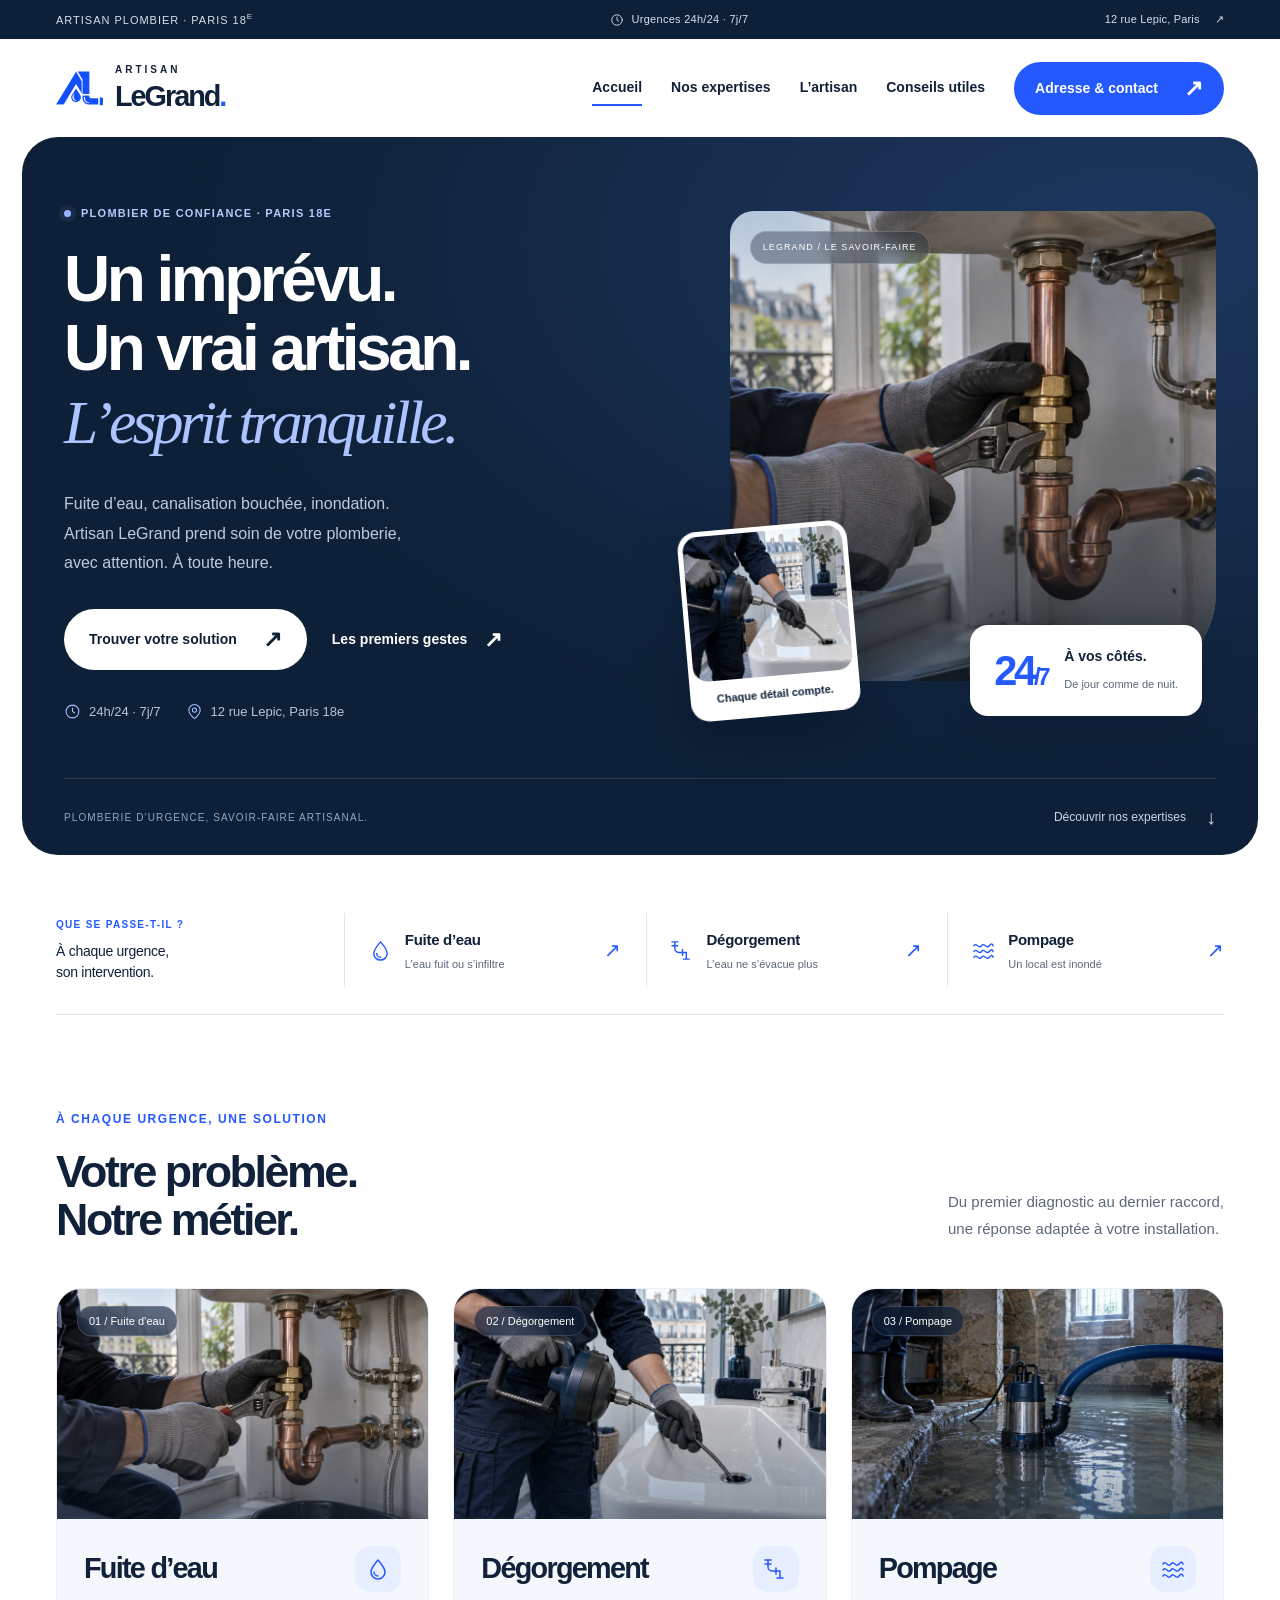
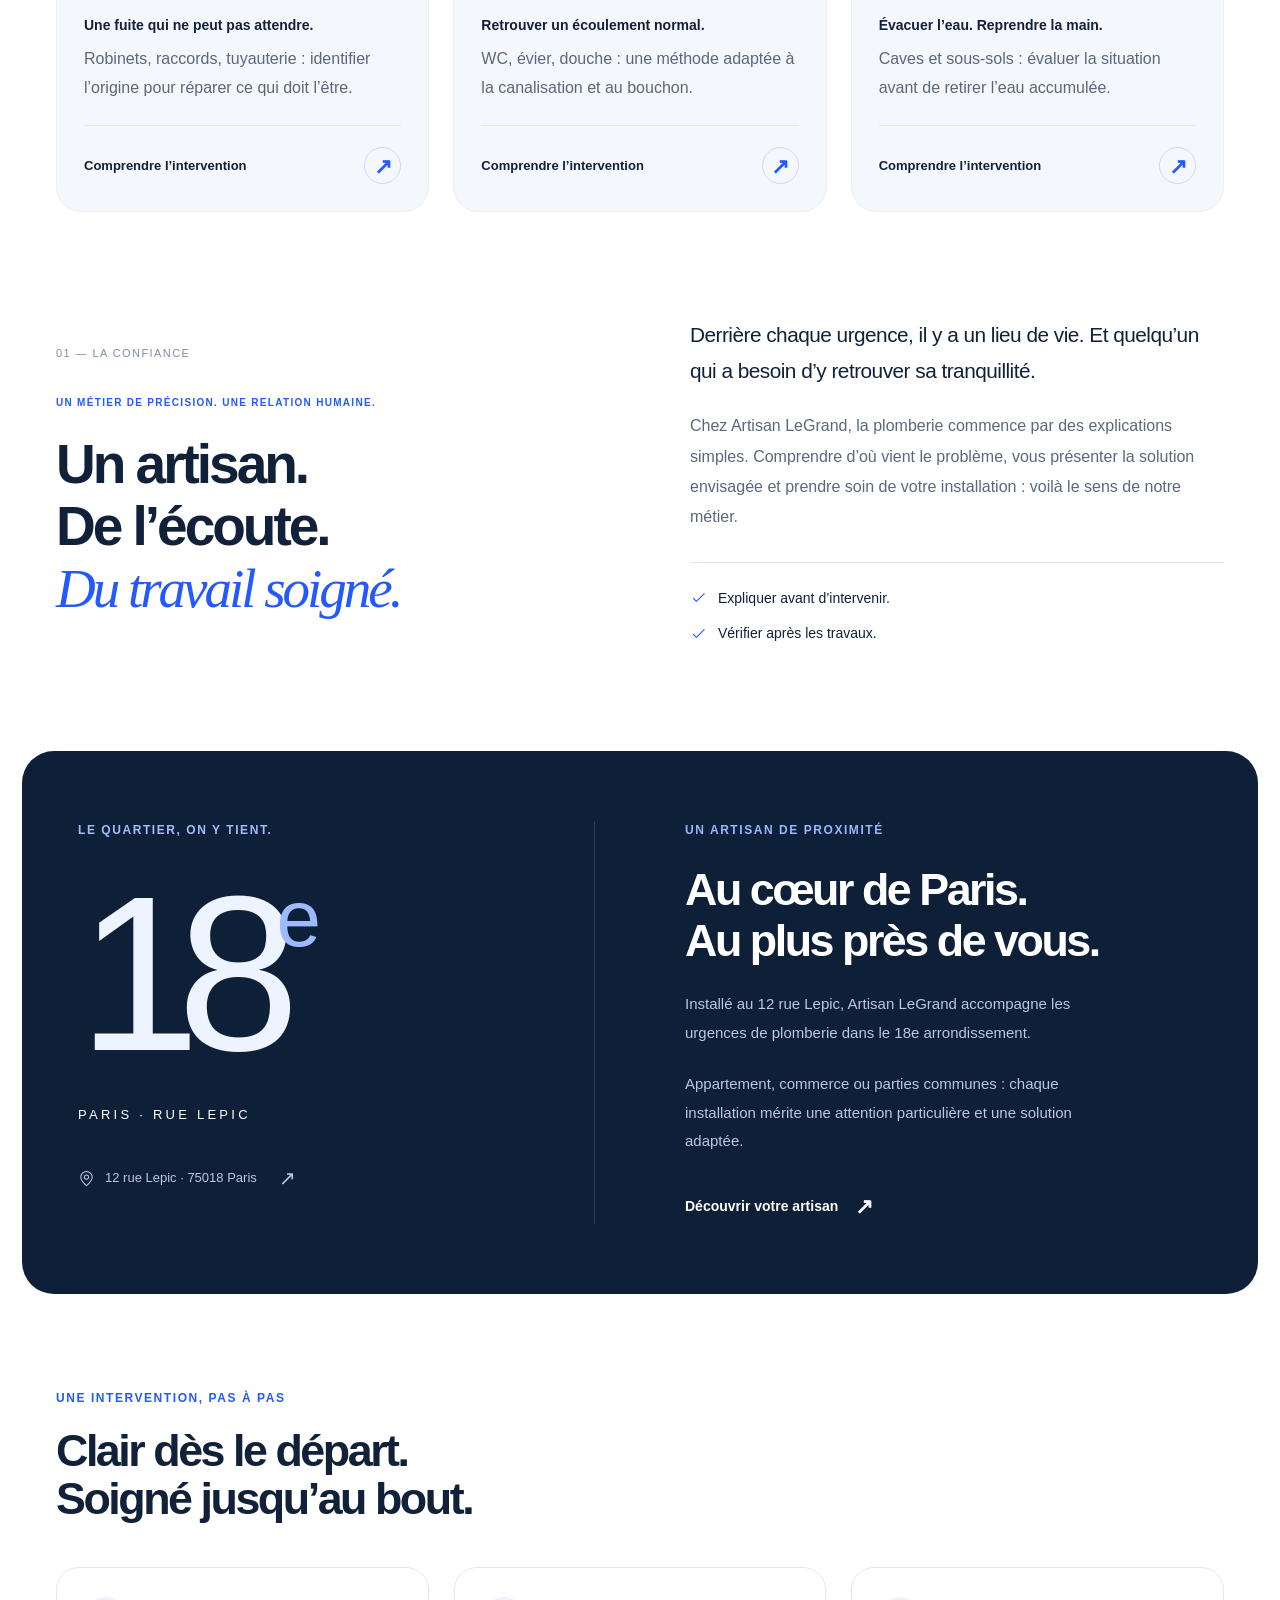
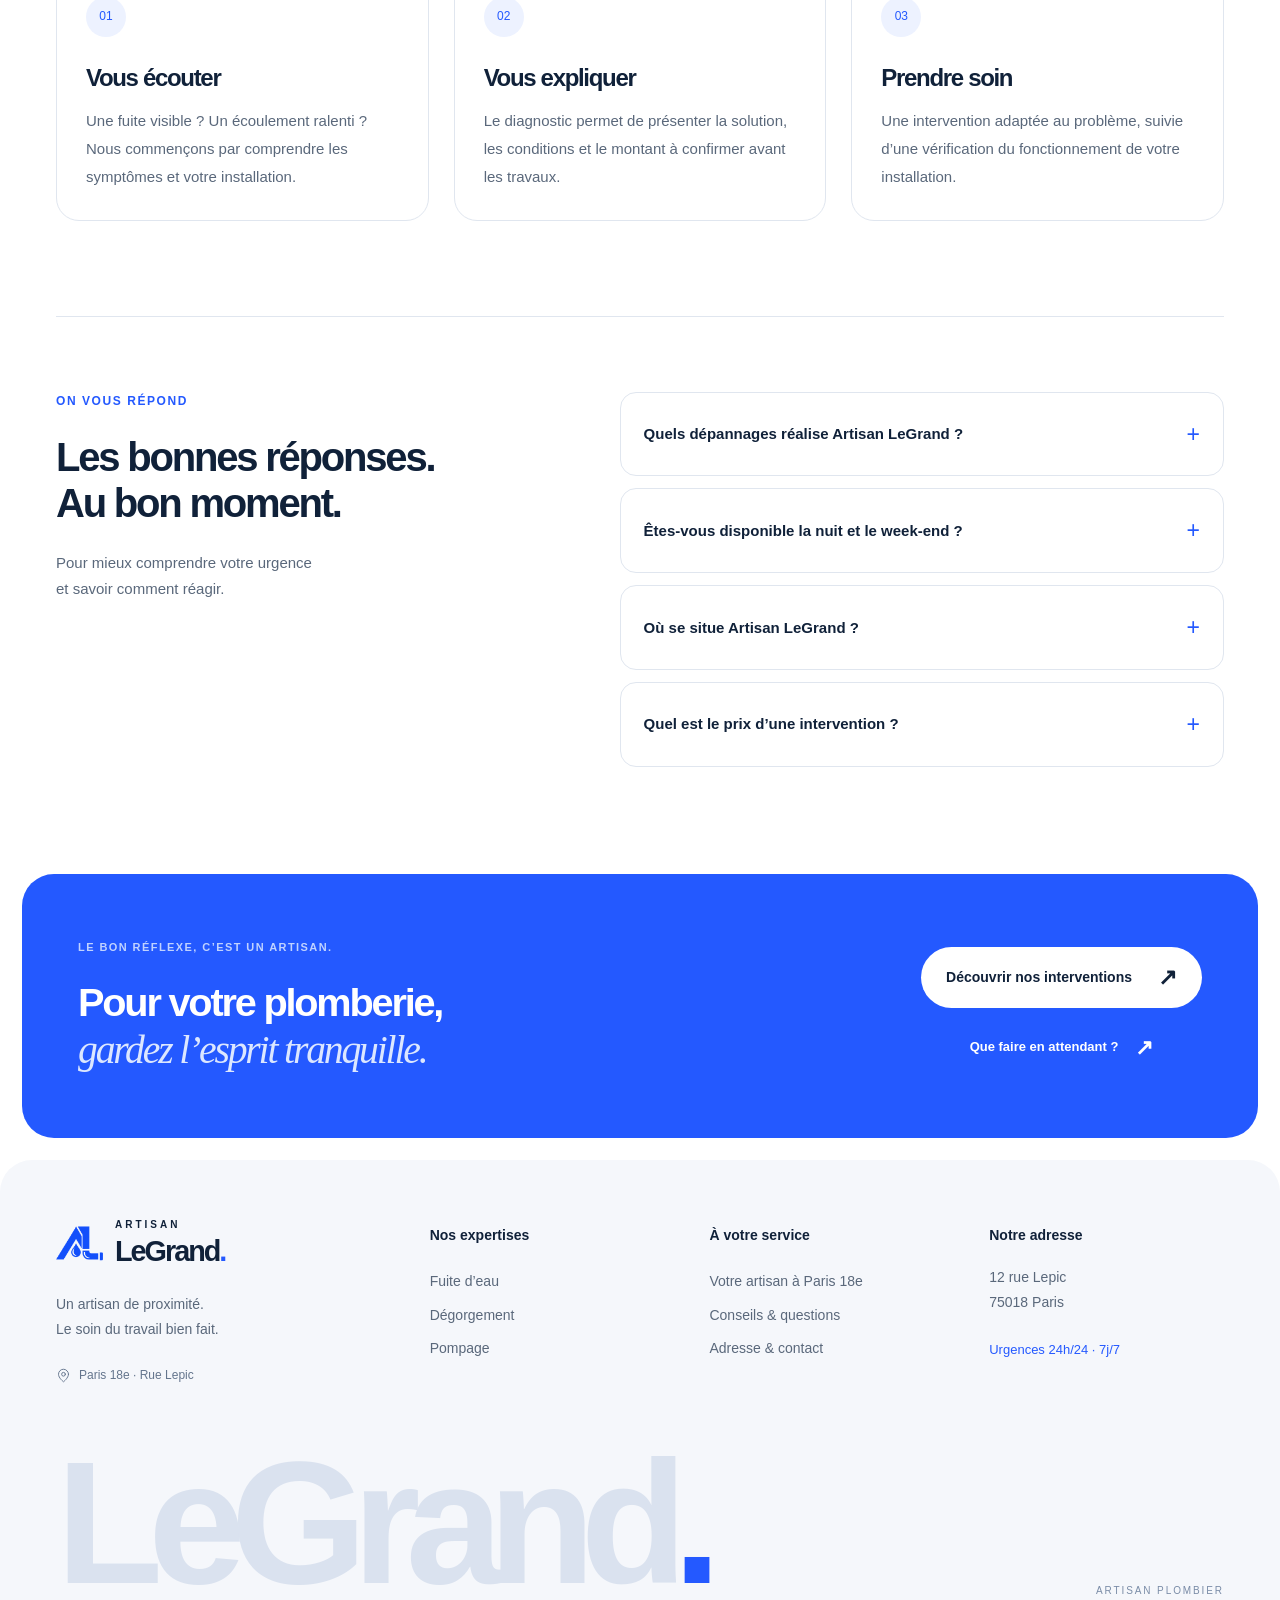
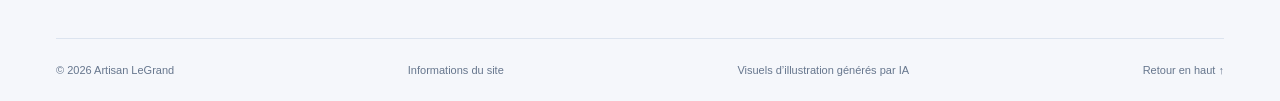
<file: index.html>
<!doctype html><html lang="fr" id="top"><head><meta charset="utf-8"><meta name="viewport" content="width=device-width,initial-scale=1"><title>Artisan LeGrand | Plombier Paris 18e — Urgences 24h/24</title><meta name="description" content="Artisan LeGrand, plombier au 12 rue Lepic à Paris 18e. Urgences plomberie 24h/24 et 7j/7 : fuite d’eau, dégorgement et pompage."><meta name="theme-color" content="#101e31"><meta name="robots" content="index,follow,max-image-preview:large"><link rel="canonical" href="https://artisanlegrand.fr/"><link rel="icon" href="/assets/favicon.png"><link rel="stylesheet" href="/assets/style.css?v=2"><meta property="og:type" content="website"><meta property="og:locale" content="fr_FR"><meta property="og:site_name" content="Artisan LeGrand"><meta property="og:title" content="Artisan LeGrand | Plombier Paris 18e — Urgences 24h/24"><meta property="og:description" content="Artisan LeGrand, plombier au 12 rue Lepic à Paris 18e. Urgences plomberie 24h/24 et 7j/7 : fuite d’eau, dégorgement et pompage."><meta property="og:url" content="https://artisanlegrand.fr/"><script type="application/ld+json">[{"@context":"https://schema.org","@type":"Plumber","@id":"https://artisanlegrand.fr/#artisan","name":"Artisan LeGrand","url":"https://artisanlegrand.fr","description":"Artisan plombier pour les urgences de plomberie, fuites, dégorgement et pompage à Paris 18e.","image":"https://artisanlegrand.fr/assets/plomberie.webp","logo":"https://artisanlegrand.fr/assets/logo.webp","address":{"@type":"PostalAddress","streetAddress":"12 rue Lepic","postalCode":"75018","addressLocality":"Paris","addressCountry":"FR"},"areaServed":{"@type":"Place","name":"Paris 18e arrondissement"},"openingHoursSpecification":{"@type":"OpeningHoursSpecification","dayOfWeek":["Monday","Tuesday","Wednesday","Thursday","Friday","Saturday","Sunday"],"opens":"00:00","closes":"23:59"}},{"@context":"https://schema.org","@type":"WebPage","name":"Artisan LeGrand | Plombier Paris 18e — Urgences 24h/24","description":"Artisan LeGrand, plombier au 12 rue Lepic à Paris 18e. Urgences plomberie 24h/24 et 7j/7 : fuite d’eau, dégorgement et pompage.","url":"https://artisanlegrand.fr/","inLanguage":"fr-FR","about":{"@id":"https://artisanlegrand.fr/#artisan"}},{"@context":"https://schema.org","@type":"FAQPage","mainEntity":[{"@type":"Question","name":"Quels dépannages réalise Artisan LeGrand ?","acceptedAnswer":{"@type":"Answer","text":"Artisan LeGrand intervient pour les urgences plomberie : fuites d’eau, dégorgement de canalisations et pompage, à Paris 18e."}},{"@type":"Question","name":"Êtes-vous disponible la nuit et le week-end ?","acceptedAnswer":{"@type":"Answer","text":"L’activité d’urgence est annoncée 24h/24 et 7j/7. Les disponibilités et les conditions d’intervention doivent être confirmées au moment de la prise de contact."}},{"@type":"Question","name":"Où se situe Artisan LeGrand ?","acceptedAnswer":{"@type":"Answer","text":"L’adresse est le 12 rue Lepic, 75018 Paris. Les demandes hors du 18e arrondissement sont à confirmer avant intervention."}},{"@type":"Question","name":"Quel est le prix d’une intervention ?","acceptedAnswer":{"@type":"Answer","text":"Le tarif dépend du problème, de l’accès, des pièces éventuelles et de l’horaire. Aucun prix fixe n’est annoncé sur ce site ; demandez les conditions et le montant avant de faire réaliser les travaux."}}]}]</script><script src="/assets/site.js?v=2" defer></script></head><body><a class="skip" href="#main">Aller au contenu</a><div class="topbar"><span>ARTISAN PLOMBIER · PARIS 18<sup>E</sup></span><span><svg viewBox="0 0 24 24" fill="none" stroke="currentColor" stroke-width="1.5" stroke-linecap="round" stroke-linejoin="round" aria-hidden="true"><circle cx="12" cy="12" r="9"/><path d="M12 7v5l3 2"/></svg> Urgences 24h/24 · 7j/7</span><a href="/contact/">12 rue Lepic, Paris <span aria-hidden="true">↗</span></a></div><header class="header"><div class="nav-wrap"><a class="brand" href="/" aria-label="Artisan LeGrand — accueil"><img src="/assets/logo.webp" width="48" height="48" alt=""><span><small>ARTISAN</small><strong>LeGrand<span class="brand-dot">.</span></strong></span></a><button class="menu-toggle" aria-controls="nav" aria-expanded="false" aria-label="Ouvrir le menu"><span></span><span></span></button><nav id="nav" aria-label="Navigation principale"><a aria-current="page" href="/">Accueil</a><a  href="/services/">Nos expertises</a><a  href="/plombier-paris-18/">L’artisan</a><a href="/conseils/" >Conseils utiles</a><a class="button compact" href="/contact/" >Adresse & contact <span aria-hidden="true">↗</span></a></nav></div><div class="reading-progress" aria-hidden="true"></div></header><main id="main"><section class="hero-stage"><div class="hero wrap"><div class="hero-copy"><div class="eyebrow availability"><i></i> PLOMBIER DE CONFIANCE · PARIS 18E</div><h1><span class="headline-line">Un imprévu.</span><span class="headline-line">Un vrai artisan.</span><em>L’esprit tranquille.</em></h1><p>Fuite d’eau, canalisation bouchée, inondation.<br>Artisan LeGrand prend soin de votre plomberie,<br class="desktop-break"> avec attention. À toute heure.</p><div class="hero-actions"><a href="#expertises" class="button">Trouver votre solution <span aria-hidden="true">↗</span></a><a href="/conseils/" class="text-link">Les premiers gestes <span aria-hidden="true">↗</span></a></div><div class="hero-proof"><span><svg viewBox="0 0 24 24" fill="none" stroke="currentColor" stroke-width="1.5" stroke-linecap="round" stroke-linejoin="round" aria-hidden="true"><circle cx="12" cy="12" r="9"/><path d="M12 7v5l3 2"/></svg> 24h/24 · 7j/7</span><span><svg viewBox="0 0 24 24" fill="none" stroke="currentColor" stroke-width="1.5" stroke-linecap="round" stroke-linejoin="round" aria-hidden="true"><path d="M20 10c0 6-8 12-8 12S4 16 4 10a8 8 0 1 1 16 0Z"/><circle cx="12" cy="10" r="3"/></svg> 12 rue Lepic, Paris 18e</span></div></div><div class="hero-visual"><div class="photo-frame"><img src="/assets/plomberie.webp" alt="Illustration du travail d’un artisan sur les raccords d’un lavabo" width="1536" height="1024" fetchpriority="high"><div class="image-shade"></div><span class="image-number">LEGRAND / LE SAVOIR-FAIRE</span></div><div class="hero-inset"><img src="/assets/degorgement.webp" width="1536" height="1024" alt="Illustration d’un dégorgement de canalisation" decoding="async"><span>Chaque détail compte.</span></div><div class="availability-card"><span class="availability-number">24<span>/7</span></span><div><strong>À vos côtés.</strong><span>De jour comme de nuit.</span></div></div></div></div><div class="hero-bottom wrap"><span>PLOMBERIE D’URGENCE, SAVOIR-FAIRE ARTISANAL.</span><a href="#expertises">Découvrir nos expertises <span aria-hidden="true">↓</span></a></div></section><nav class="quick-services wrap" aria-label="Accès direct aux interventions"><div><span class="eyebrow">QUE SE PASSE-T-IL ?</span><strong>À chaque urgence,<br>son intervention.</strong></div><a href="/reparation-fuite-eau/"><svg viewBox="0 0 24 24" fill="none" stroke="currentColor" stroke-width="1.5" stroke-linecap="round" stroke-linejoin="round" aria-hidden="true"><path d="M12 3s-7 8-7 12a7 7 0 0 0 14 0c0-4-7-12-7-12Z"/><path d="M8 15a4 4 0 0 0 4 4"/></svg><span><strong>Fuite d’eau</strong><small>L’eau fuit ou s’infiltre</small></span><span class="quick-arrow" aria-hidden="true">↗</span></a><a href="/degorgement-canalisation/"><svg viewBox="0 0 24 24" fill="none" stroke="currentColor" stroke-width="1.5" stroke-linecap="round" stroke-linejoin="round" aria-hidden="true"><path d="M4 3v7a4 4 0 0 0 4 4h8v7M1 3h6M13 21h6M4 7H1m3 0h3M12 11v6"/></svg><span><strong>Dégorgement</strong><small>L’eau ne s’évacue plus</small></span><span class="quick-arrow" aria-hidden="true">↗</span></a><a href="/pompage-inondation/"><svg viewBox="0 0 24 24" fill="none" stroke="currentColor" stroke-width="1.5" stroke-linecap="round" stroke-linejoin="round" aria-hidden="true"><path d="M2 7c3-4 5 4 8 0s5 4 8 0 4 0 4 0M2 13c3-4 5 4 8 0s5 4 8 0 4 0 4 0M2 19c3-4 5 4 8 0s5 4 8 0 4 0 4 0"/></svg><span><strong>Pompage</strong><small>Un local est inondé</small></span><span class="quick-arrow" aria-hidden="true">↗</span></a></nav><section class="section wrap" id="expertises"><div class="section-heading reveal"><div><span class="eyebrow">À CHAQUE URGENCE, UNE SOLUTION</span><h2>Votre problème.<br>Notre métier.</h2></div><p>Du premier diagnostic au dernier raccord,<br>une réponse adaptée à votre installation.</p></div><div class="service-grid"><a class="service-card reveal" href="/reparation-fuite-eau/"><div class="card-photo"><img src="/assets/plomberie.webp" width="1536" height="1024" loading="lazy" decoding="async" alt="Fuite d’eau : illustration de l’intervention"><span class="photo-category">01 / Fuite d’eau</span></div><div class="card-body"><div class="card-title"><h3>Fuite d’eau</h3><span class="service-icon"><svg viewBox="0 0 24 24" fill="none" stroke="currentColor" stroke-width="1.5" stroke-linecap="round" stroke-linejoin="round" aria-hidden="true"><path d="M12 3s-7 8-7 12a7 7 0 0 0 14 0c0-4-7-12-7-12Z"/><path d="M8 15a4 4 0 0 0 4 4"/></svg></span></div><strong class="service-summary">Une fuite qui ne peut pas attendre.</strong><p>Robinets, raccords, tuyauterie : identifier l’origine pour réparer ce qui doit l’être.</p><span class="card-link">Comprendre l’intervention <span class="link-circle" aria-hidden="true">↗</span></span></div></a><a class="service-card reveal" href="/degorgement-canalisation/"><div class="card-photo"><img src="/assets/degorgement.webp" width="1536" height="1024" loading="lazy" decoding="async" alt="Dégorgement : illustration de l’intervention"><span class="photo-category">02 / Dégorgement</span></div><div class="card-body"><div class="card-title"><h3>Dégorgement</h3><span class="service-icon"><svg viewBox="0 0 24 24" fill="none" stroke="currentColor" stroke-width="1.5" stroke-linecap="round" stroke-linejoin="round" aria-hidden="true"><path d="M4 3v7a4 4 0 0 0 4 4h8v7M1 3h6M13 21h6M4 7H1m3 0h3M12 11v6"/></svg></span></div><strong class="service-summary">Retrouver un écoulement normal.</strong><p>WC, évier, douche : une méthode adaptée à la canalisation et au bouchon.</p><span class="card-link">Comprendre l’intervention <span class="link-circle" aria-hidden="true">↗</span></span></div></a><a class="service-card reveal" href="/pompage-inondation/"><div class="card-photo"><img src="/assets/pompage.webp" width="1536" height="1024" loading="lazy" decoding="async" alt="Pompage : illustration de l’intervention"><span class="photo-category">03 / Pompage</span></div><div class="card-body"><div class="card-title"><h3>Pompage</h3><span class="service-icon"><svg viewBox="0 0 24 24" fill="none" stroke="currentColor" stroke-width="1.5" stroke-linecap="round" stroke-linejoin="round" aria-hidden="true"><path d="M2 7c3-4 5 4 8 0s5 4 8 0 4 0 4 0M2 13c3-4 5 4 8 0s5 4 8 0 4 0 4 0M2 19c3-4 5 4 8 0s5 4 8 0 4 0 4 0"/></svg></span></div><strong class="service-summary">Évacuer l’eau. Reprendre la main.</strong><p>Caves et sous-sols : évaluer la situation avant de retirer l’eau accumulée.</p><span class="card-link">Comprendre l’intervention <span class="link-circle" aria-hidden="true">↗</span></span></div></a></div></section><section class="wrap confidence-section"><div class="confidence-heading reveal"><span class="section-number">01 — LA CONFIANCE</span><span class="eyebrow">UN MÉTIER DE PRÉCISION. UNE RELATION HUMAINE.</span><h2>Un artisan.<br>De l’écoute.<br><span>Du travail soigné.</span></h2></div><div class="confidence-copy reveal"><p class="lead">Derrière chaque urgence, il y a un lieu de vie. Et quelqu’un qui a besoin d’y retrouver sa tranquillité.</p><p>Chez Artisan LeGrand, la plomberie commence par des explications simples. Comprendre d’où vient le problème, vous présenter la solution envisagée et prendre soin de votre installation : voilà le sens de notre métier.</p><div class="confidence-bottom"><span><svg viewBox="0 0 24 24" fill="none" stroke="currentColor" stroke-width="1.5" stroke-linecap="round" stroke-linejoin="round" aria-hidden="true"><path d="m5 12 4 4L20 5"/></svg> Expliquer avant d’intervenir.</span><span><svg viewBox="0 0 24 24" fill="none" stroke="currentColor" stroke-width="1.5" stroke-linecap="round" stroke-linejoin="round" aria-hidden="true"><path d="m5 12 4 4L20 5"/></svg> Vérifier après les travaux.</span></div></div></section><section class="local-section"><div class="wrap local-grid"><div class="local-type reveal"><span class="eyebrow">LE QUARTIER, ON Y TIENT.</span><div class="big-18">18<span>e</span></div><div class="local-caption">PARIS · RUE LEPIC</div><a class="local-address" href="/contact/"><svg viewBox="0 0 24 24" fill="none" stroke="currentColor" stroke-width="1.5" stroke-linecap="round" stroke-linejoin="round" aria-hidden="true"><path d="M20 10c0 6-8 12-8 12S4 16 4 10a8 8 0 1 1 16 0Z"/><circle cx="12" cy="10" r="3"/></svg> 12 rue Lepic · 75018 Paris <span aria-hidden="true">↗</span></a></div><div class="local-copy reveal"><span class="eyebrow">UN ARTISAN DE PROXIMITÉ</span><h2>Au cœur de Paris.<br>Au plus près de vous.</h2><p>Installé au 12 rue Lepic, Artisan LeGrand accompagne les urgences de plomberie dans le 18e arrondissement.</p><p>Appartement, commerce ou parties communes : chaque installation mérite une attention particulière et une solution adaptée.</p><a class="text-link" href="/plombier-paris-18/">Découvrir votre artisan <span aria-hidden="true">↗</span></a></div></div></section><section class="section wrap"><div class="section-heading reveal"><div><span class="eyebrow">UNE INTERVENTION, PAS À PAS</span><h2>Clair dès le départ.<br>Soigné jusqu’au bout.</h2></div></div><div class="steps-grid"><article class="step reveal"><span>01</span><h3>Vous écouter</h3><p>Une fuite visible ? Un écoulement ralenti ? Nous commençons par comprendre les symptômes et votre installation.</p></article><article class="step reveal"><span>02</span><h3>Vous expliquer</h3><p>Le diagnostic permet de présenter la solution, les conditions et le montant à confirmer avant les travaux.</p></article><article class="step reveal"><span>03</span><h3>Prendre soin</h3><p>Une intervention adaptée au problème, suivie d’une vérification du fonctionnement de votre installation.</p></article></div></section><section class="section wrap faq-section"><div><span class="eyebrow">ON VOUS RÉPOND</span><h2>Les bonnes réponses.<br>Au bon moment.</h2><p>Pour mieux comprendre votre urgence<br>et savoir comment réagir.</p></div><div class="faqs"><details><summary>Quels dépannages réalise Artisan LeGrand ?<span aria-hidden="true">+</span></summary><p>Artisan LeGrand intervient pour les urgences plomberie : fuites d’eau, dégorgement de canalisations et pompage, à Paris 18e.</p></details><details><summary>Êtes-vous disponible la nuit et le week-end ?<span aria-hidden="true">+</span></summary><p>L’activité d’urgence est annoncée 24h/24 et 7j/7. Les disponibilités et les conditions d’intervention doivent être confirmées au moment de la prise de contact.</p></details><details><summary>Où se situe Artisan LeGrand ?<span aria-hidden="true">+</span></summary><p>L’adresse est le 12 rue Lepic, 75018 Paris. Les demandes hors du 18e arrondissement sont à confirmer avant intervention.</p></details><details><summary>Quel est le prix d’une intervention ?<span aria-hidden="true">+</span></summary><p>Le tarif dépend du problème, de l’accès, des pièces éventuelles et de l’horaire. Aucun prix fixe n’est annoncé sur ce site ; demandez les conditions et le montant avant de faire réaliser les travaux.</p></details></div></section></main><section class="closing"><div class="wrap closing-inner"><div><span class="eyebrow">LE BON RÉFLEXE, C’EST UN ARTISAN.</span><h2>Pour votre plomberie,<br><em>gardez l’esprit tranquille.</em></h2></div><div class="closing-actions"><a class="button light" href="/services/">Découvrir nos interventions <span aria-hidden="true">↗</span></a><a class="text-link" href="/conseils/">Que faire en attendant ? <span aria-hidden="true">↗</span></a></div></div></section><footer><div class="wrap footer-grid"><div><a class="brand" href="/" aria-label="Artisan LeGrand — accueil"><img src="/assets/logo.webp" width="48" height="48" alt=""><span><small>ARTISAN</small><strong>LeGrand<span class="brand-dot">.</span></strong></span></a><p>Un artisan de proximité.<br>Le soin du travail bien fait.</p><span class="footer-location"><svg viewBox="0 0 24 24" fill="none" stroke="currentColor" stroke-width="1.5" stroke-linecap="round" stroke-linejoin="round" aria-hidden="true"><path d="M20 10c0 6-8 12-8 12S4 16 4 10a8 8 0 1 1 16 0Z"/><circle cx="12" cy="10" r="3"/></svg> Paris 18e · Rue Lepic</span></div><div><h3>Nos expertises</h3><a href="/reparation-fuite-eau/">Fuite d’eau</a><a href="/degorgement-canalisation/">Dégorgement</a><a href="/pompage-inondation/">Pompage</a></div><div><h3>À votre service</h3><a href="/plombier-paris-18/">Votre artisan à Paris 18e</a><a href="/conseils/">Conseils & questions</a><a href="/contact/">Adresse & contact</a></div><div><h3>Notre adresse</h3><p>12 rue Lepic<br>75018 Paris</p><p class="footer-hours">Urgences 24h/24 · 7j/7</p></div></div><div class="wrap footer-signature" aria-hidden="true">LeGrand<span>.</span><small>ARTISAN PLOMBIER</small></div><div class="wrap footer-bottom"><span>© 2026 Artisan LeGrand</span><a href="/informations/">Informations du site</a><span>Visuels d’illustration générés par IA</span><a href="#top">Retour en haut ↑</a></div></footer></body></html>
</file>
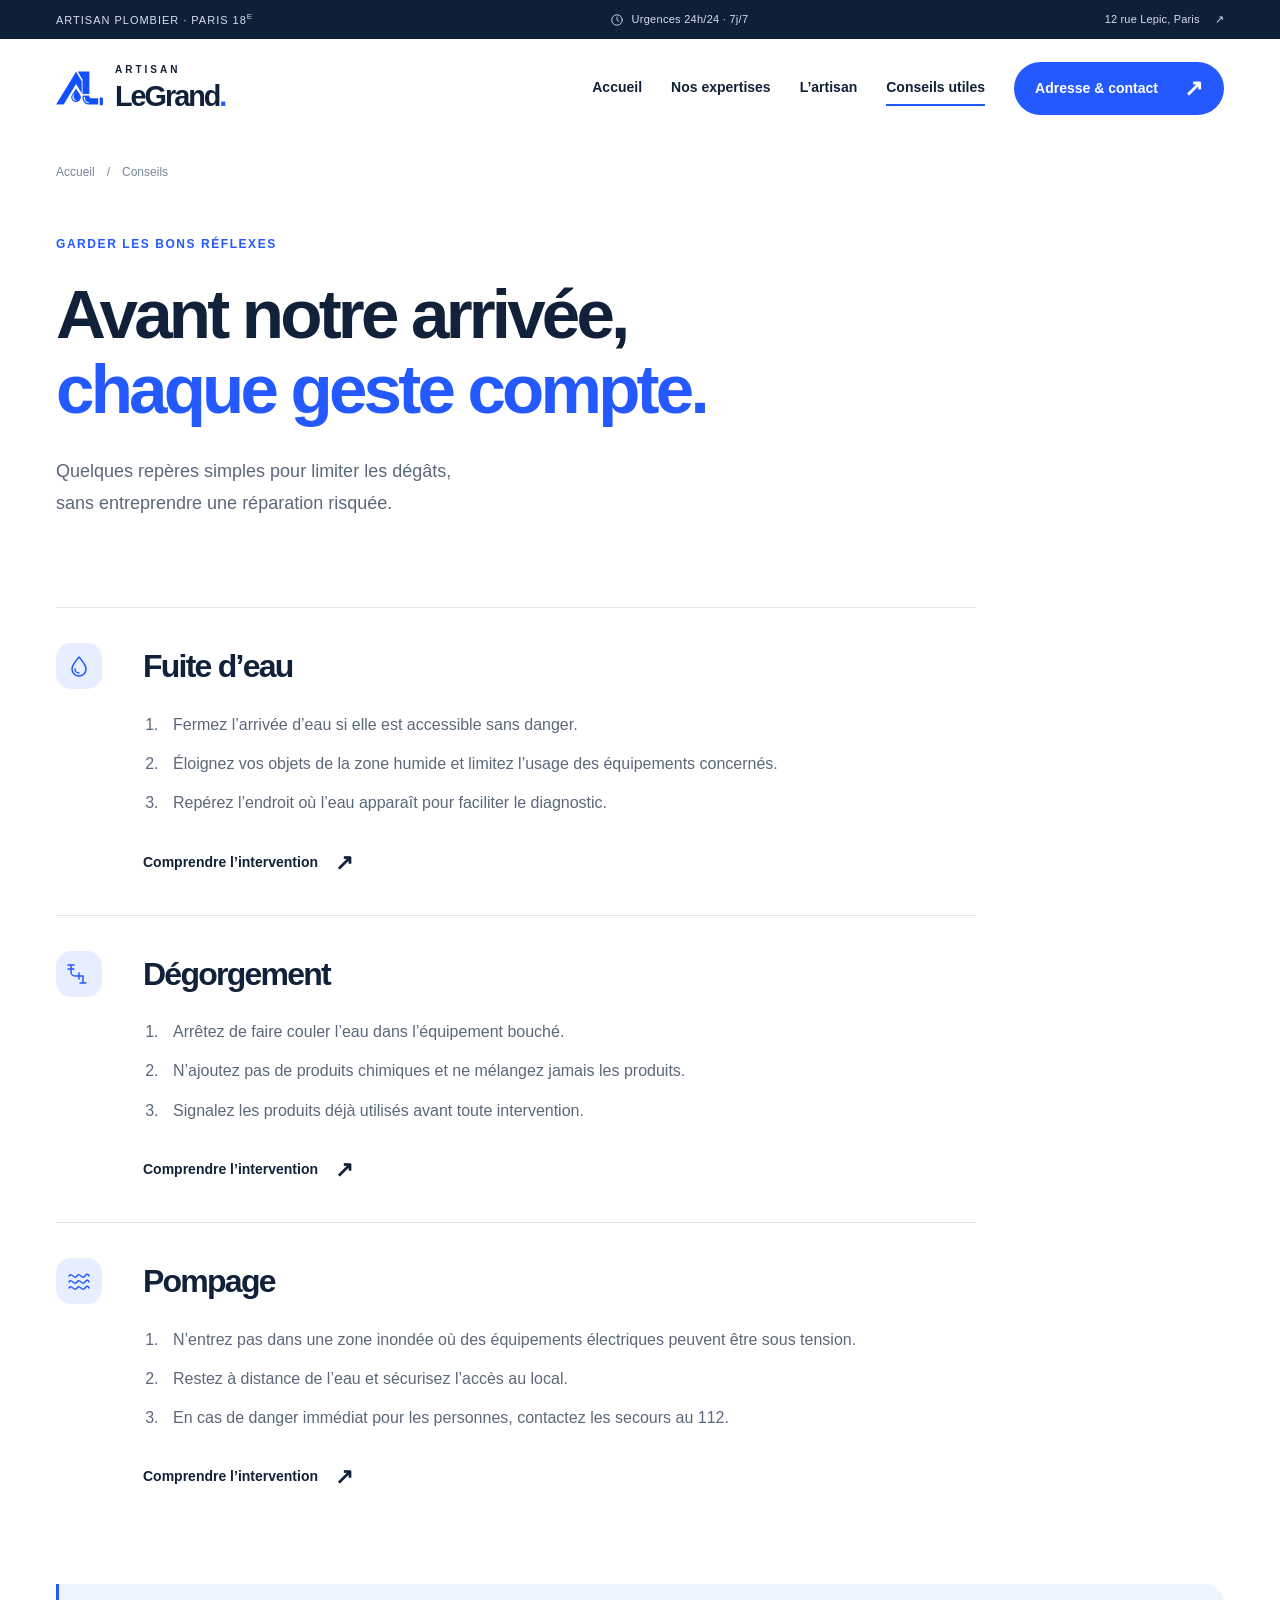
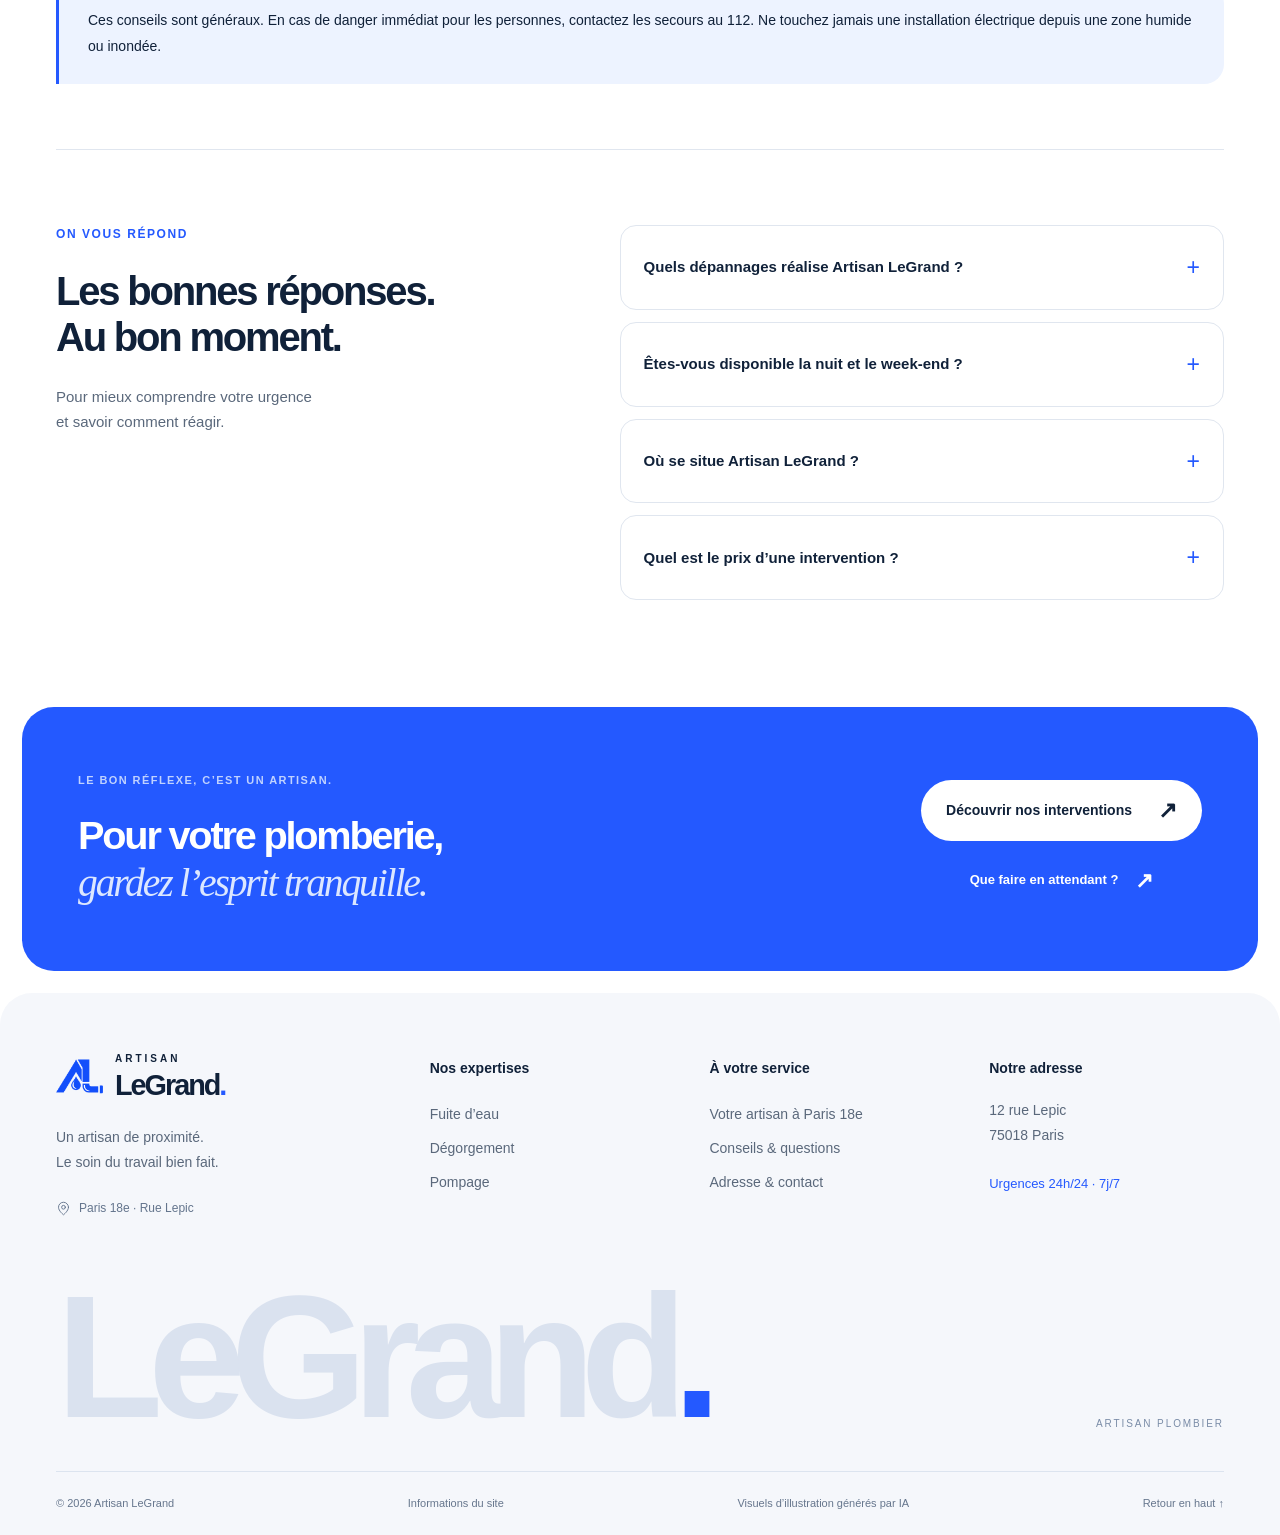
<file: conseils/index.html>
<!doctype html><html lang="fr" id="top"><head><meta charset="utf-8"><meta name="viewport" content="width=device-width,initial-scale=1"><title>Urgence plomberie : conseils et questions | Artisan LeGrand</title><meta name="description" content="Fuite d’eau, canalisation bouchée ou inondation : les premiers réflexes et les réponses aux questions sur les urgences plomberie à Paris 18e."><meta name="theme-color" content="#101e31"><meta name="robots" content="index,follow,max-image-preview:large"><link rel="canonical" href="https://artisanlegrand.fr/conseils/"><link rel="icon" href="/assets/favicon.png"><link rel="stylesheet" href="/assets/style.css?v=2"><meta property="og:type" content="website"><meta property="og:locale" content="fr_FR"><meta property="og:site_name" content="Artisan LeGrand"><meta property="og:title" content="Urgence plomberie : conseils et questions | Artisan LeGrand"><meta property="og:description" content="Fuite d’eau, canalisation bouchée ou inondation : les premiers réflexes et les réponses aux questions sur les urgences plomberie à Paris 18e."><meta property="og:url" content="https://artisanlegrand.fr/conseils/"><script type="application/ld+json">[{"@context":"https://schema.org","@type":"Plumber","@id":"https://artisanlegrand.fr/#artisan","name":"Artisan LeGrand","url":"https://artisanlegrand.fr","description":"Artisan plombier pour les urgences de plomberie, fuites, dégorgement et pompage à Paris 18e.","image":"https://artisanlegrand.fr/assets/plomberie.webp","logo":"https://artisanlegrand.fr/assets/logo.webp","address":{"@type":"PostalAddress","streetAddress":"12 rue Lepic","postalCode":"75018","addressLocality":"Paris","addressCountry":"FR"},"areaServed":{"@type":"Place","name":"Paris 18e arrondissement"},"openingHoursSpecification":{"@type":"OpeningHoursSpecification","dayOfWeek":["Monday","Tuesday","Wednesday","Thursday","Friday","Saturday","Sunday"],"opens":"00:00","closes":"23:59"}},{"@context":"https://schema.org","@type":"WebPage","name":"Urgence plomberie : conseils et questions | Artisan LeGrand","description":"Fuite d’eau, canalisation bouchée ou inondation : les premiers réflexes et les réponses aux questions sur les urgences plomberie à Paris 18e.","url":"https://artisanlegrand.fr/conseils/","inLanguage":"fr-FR","about":{"@id":"https://artisanlegrand.fr/#artisan"}},{"@context":"https://schema.org","@type":"BreadcrumbList","itemListElement":[{"@type":"ListItem","position":1,"name":"Accueil","item":"https://artisanlegrand.fr/"},{"@type":"ListItem","position":2,"name":"Urgence plomberie : conseils et questions | Artisan LeGrand","item":"https://artisanlegrand.fr/conseils/"}]},{"@context":"https://schema.org","@type":"FAQPage","mainEntity":[{"@type":"Question","name":"Quels dépannages réalise Artisan LeGrand ?","acceptedAnswer":{"@type":"Answer","text":"Artisan LeGrand intervient pour les urgences plomberie : fuites d’eau, dégorgement de canalisations et pompage, à Paris 18e."}},{"@type":"Question","name":"Êtes-vous disponible la nuit et le week-end ?","acceptedAnswer":{"@type":"Answer","text":"L’activité d’urgence est annoncée 24h/24 et 7j/7. Les disponibilités et les conditions d’intervention doivent être confirmées au moment de la prise de contact."}},{"@type":"Question","name":"Où se situe Artisan LeGrand ?","acceptedAnswer":{"@type":"Answer","text":"L’adresse est le 12 rue Lepic, 75018 Paris. Les demandes hors du 18e arrondissement sont à confirmer avant intervention."}},{"@type":"Question","name":"Quel est le prix d’une intervention ?","acceptedAnswer":{"@type":"Answer","text":"Le tarif dépend du problème, de l’accès, des pièces éventuelles et de l’horaire. Aucun prix fixe n’est annoncé sur ce site ; demandez les conditions et le montant avant de faire réaliser les travaux."}}]}]</script><script src="/assets/site.js?v=2" defer></script></head><body><a class="skip" href="#main">Aller au contenu</a><div class="topbar"><span>ARTISAN PLOMBIER · PARIS 18<sup>E</sup></span><span><svg viewBox="0 0 24 24" fill="none" stroke="currentColor" stroke-width="1.5" stroke-linecap="round" stroke-linejoin="round" aria-hidden="true"><circle cx="12" cy="12" r="9"/><path d="M12 7v5l3 2"/></svg> Urgences 24h/24 · 7j/7</span><a href="/contact/">12 rue Lepic, Paris <span aria-hidden="true">↗</span></a></div><header class="header"><div class="nav-wrap"><a class="brand" href="/" aria-label="Artisan LeGrand — accueil"><img src="/assets/logo.webp" width="48" height="48" alt=""><span><small>ARTISAN</small><strong>LeGrand<span class="brand-dot">.</span></strong></span></a><button class="menu-toggle" aria-controls="nav" aria-expanded="false" aria-label="Ouvrir le menu"><span></span><span></span></button><nav id="nav" aria-label="Navigation principale"><a  href="/">Accueil</a><a  href="/services/">Nos expertises</a><a  href="/plombier-paris-18/">L’artisan</a><a href="/conseils/" aria-current="page">Conseils utiles</a><a class="button compact" href="/contact/" >Adresse & contact <span aria-hidden="true">↗</span></a></nav></div><div class="reading-progress" aria-hidden="true"></div></header><main id="main"><section class="page-intro wrap"><div class="breadcrumbs"><a href="/">Accueil</a><span>/</span><span>Conseils</span></div><span class="eyebrow">GARDER LES BONS RÉFLEXES</span><h1>Avant notre arrivée,<br><span>chaque geste compte.</span></h1><p>Quelques repères simples pour limiter les dégâts,<br>sans entreprendre une réparation risquée.</p></section><section class="wrap advice-list"><article class="advice-article reveal"><div class="service-icon"><svg viewBox="0 0 24 24" fill="none" stroke="currentColor" stroke-width="1.5" stroke-linecap="round" stroke-linejoin="round" aria-hidden="true"><path d="M12 3s-7 8-7 12a7 7 0 0 0 14 0c0-4-7-12-7-12Z"/><path d="M8 15a4 4 0 0 0 4 4"/></svg></div><div><h2>Fuite d’eau</h2><ol><li>Fermez l’arrivée d’eau si elle est accessible sans danger.</li><li>Éloignez vos objets de la zone humide et limitez l’usage des équipements concernés.</li><li>Repérez l’endroit où l’eau apparaît pour faciliter le diagnostic.</li></ol><a class="text-link" href="/reparation-fuite-eau/">Comprendre l’intervention <span aria-hidden="true">↗</span></a></div></article><article class="advice-article reveal"><div class="service-icon"><svg viewBox="0 0 24 24" fill="none" stroke="currentColor" stroke-width="1.5" stroke-linecap="round" stroke-linejoin="round" aria-hidden="true"><path d="M4 3v7a4 4 0 0 0 4 4h8v7M1 3h6M13 21h6M4 7H1m3 0h3M12 11v6"/></svg></div><div><h2>Dégorgement</h2><ol><li>Arrêtez de faire couler l’eau dans l’équipement bouché.</li><li>N’ajoutez pas de produits chimiques et ne mélangez jamais les produits.</li><li>Signalez les produits déjà utilisés avant toute intervention.</li></ol><a class="text-link" href="/degorgement-canalisation/">Comprendre l’intervention <span aria-hidden="true">↗</span></a></div></article><article class="advice-article reveal"><div class="service-icon"><svg viewBox="0 0 24 24" fill="none" stroke="currentColor" stroke-width="1.5" stroke-linecap="round" stroke-linejoin="round" aria-hidden="true"><path d="M2 7c3-4 5 4 8 0s5 4 8 0 4 0 4 0M2 13c3-4 5 4 8 0s5 4 8 0 4 0 4 0M2 19c3-4 5 4 8 0s5 4 8 0 4 0 4 0"/></svg></div><div><h2>Pompage</h2><ol><li>N’entrez pas dans une zone inondée où des équipements électriques peuvent être sous tension.</li><li>Restez à distance de l’eau et sécurisez l’accès au local.</li><li>En cas de danger immédiat pour les personnes, contactez les secours au 112.</li></ol><a class="text-link" href="/pompage-inondation/">Comprendre l’intervention <span aria-hidden="true">↗</span></a></div></article></section><div class="wrap safety-note">Ces conseils sont généraux. En cas de danger immédiat pour les personnes, contactez les secours au 112. Ne touchez jamais une installation électrique depuis une zone humide ou inondée.</div><section class="section wrap faq-section"><div><span class="eyebrow">ON VOUS RÉPOND</span><h2>Les bonnes réponses.<br>Au bon moment.</h2><p>Pour mieux comprendre votre urgence<br>et savoir comment réagir.</p></div><div class="faqs"><details><summary>Quels dépannages réalise Artisan LeGrand ?<span aria-hidden="true">+</span></summary><p>Artisan LeGrand intervient pour les urgences plomberie : fuites d’eau, dégorgement de canalisations et pompage, à Paris 18e.</p></details><details><summary>Êtes-vous disponible la nuit et le week-end ?<span aria-hidden="true">+</span></summary><p>L’activité d’urgence est annoncée 24h/24 et 7j/7. Les disponibilités et les conditions d’intervention doivent être confirmées au moment de la prise de contact.</p></details><details><summary>Où se situe Artisan LeGrand ?<span aria-hidden="true">+</span></summary><p>L’adresse est le 12 rue Lepic, 75018 Paris. Les demandes hors du 18e arrondissement sont à confirmer avant intervention.</p></details><details><summary>Quel est le prix d’une intervention ?<span aria-hidden="true">+</span></summary><p>Le tarif dépend du problème, de l’accès, des pièces éventuelles et de l’horaire. Aucun prix fixe n’est annoncé sur ce site ; demandez les conditions et le montant avant de faire réaliser les travaux.</p></details></div></section></main><section class="closing"><div class="wrap closing-inner"><div><span class="eyebrow">LE BON RÉFLEXE, C’EST UN ARTISAN.</span><h2>Pour votre plomberie,<br><em>gardez l’esprit tranquille.</em></h2></div><div class="closing-actions"><a class="button light" href="/services/">Découvrir nos interventions <span aria-hidden="true">↗</span></a><a class="text-link" href="/conseils/">Que faire en attendant ? <span aria-hidden="true">↗</span></a></div></div></section><footer><div class="wrap footer-grid"><div><a class="brand" href="/" aria-label="Artisan LeGrand — accueil"><img src="/assets/logo.webp" width="48" height="48" alt=""><span><small>ARTISAN</small><strong>LeGrand<span class="brand-dot">.</span></strong></span></a><p>Un artisan de proximité.<br>Le soin du travail bien fait.</p><span class="footer-location"><svg viewBox="0 0 24 24" fill="none" stroke="currentColor" stroke-width="1.5" stroke-linecap="round" stroke-linejoin="round" aria-hidden="true"><path d="M20 10c0 6-8 12-8 12S4 16 4 10a8 8 0 1 1 16 0Z"/><circle cx="12" cy="10" r="3"/></svg> Paris 18e · Rue Lepic</span></div><div><h3>Nos expertises</h3><a href="/reparation-fuite-eau/">Fuite d’eau</a><a href="/degorgement-canalisation/">Dégorgement</a><a href="/pompage-inondation/">Pompage</a></div><div><h3>À votre service</h3><a href="/plombier-paris-18/">Votre artisan à Paris 18e</a><a href="/conseils/">Conseils & questions</a><a href="/contact/">Adresse & contact</a></div><div><h3>Notre adresse</h3><p>12 rue Lepic<br>75018 Paris</p><p class="footer-hours">Urgences 24h/24 · 7j/7</p></div></div><div class="wrap footer-signature" aria-hidden="true">LeGrand<span>.</span><small>ARTISAN PLOMBIER</small></div><div class="wrap footer-bottom"><span>© 2026 Artisan LeGrand</span><a href="/informations/">Informations du site</a><span>Visuels d’illustration générés par IA</span><a href="#top">Retour en haut ↑</a></div></footer></body></html>
</file>
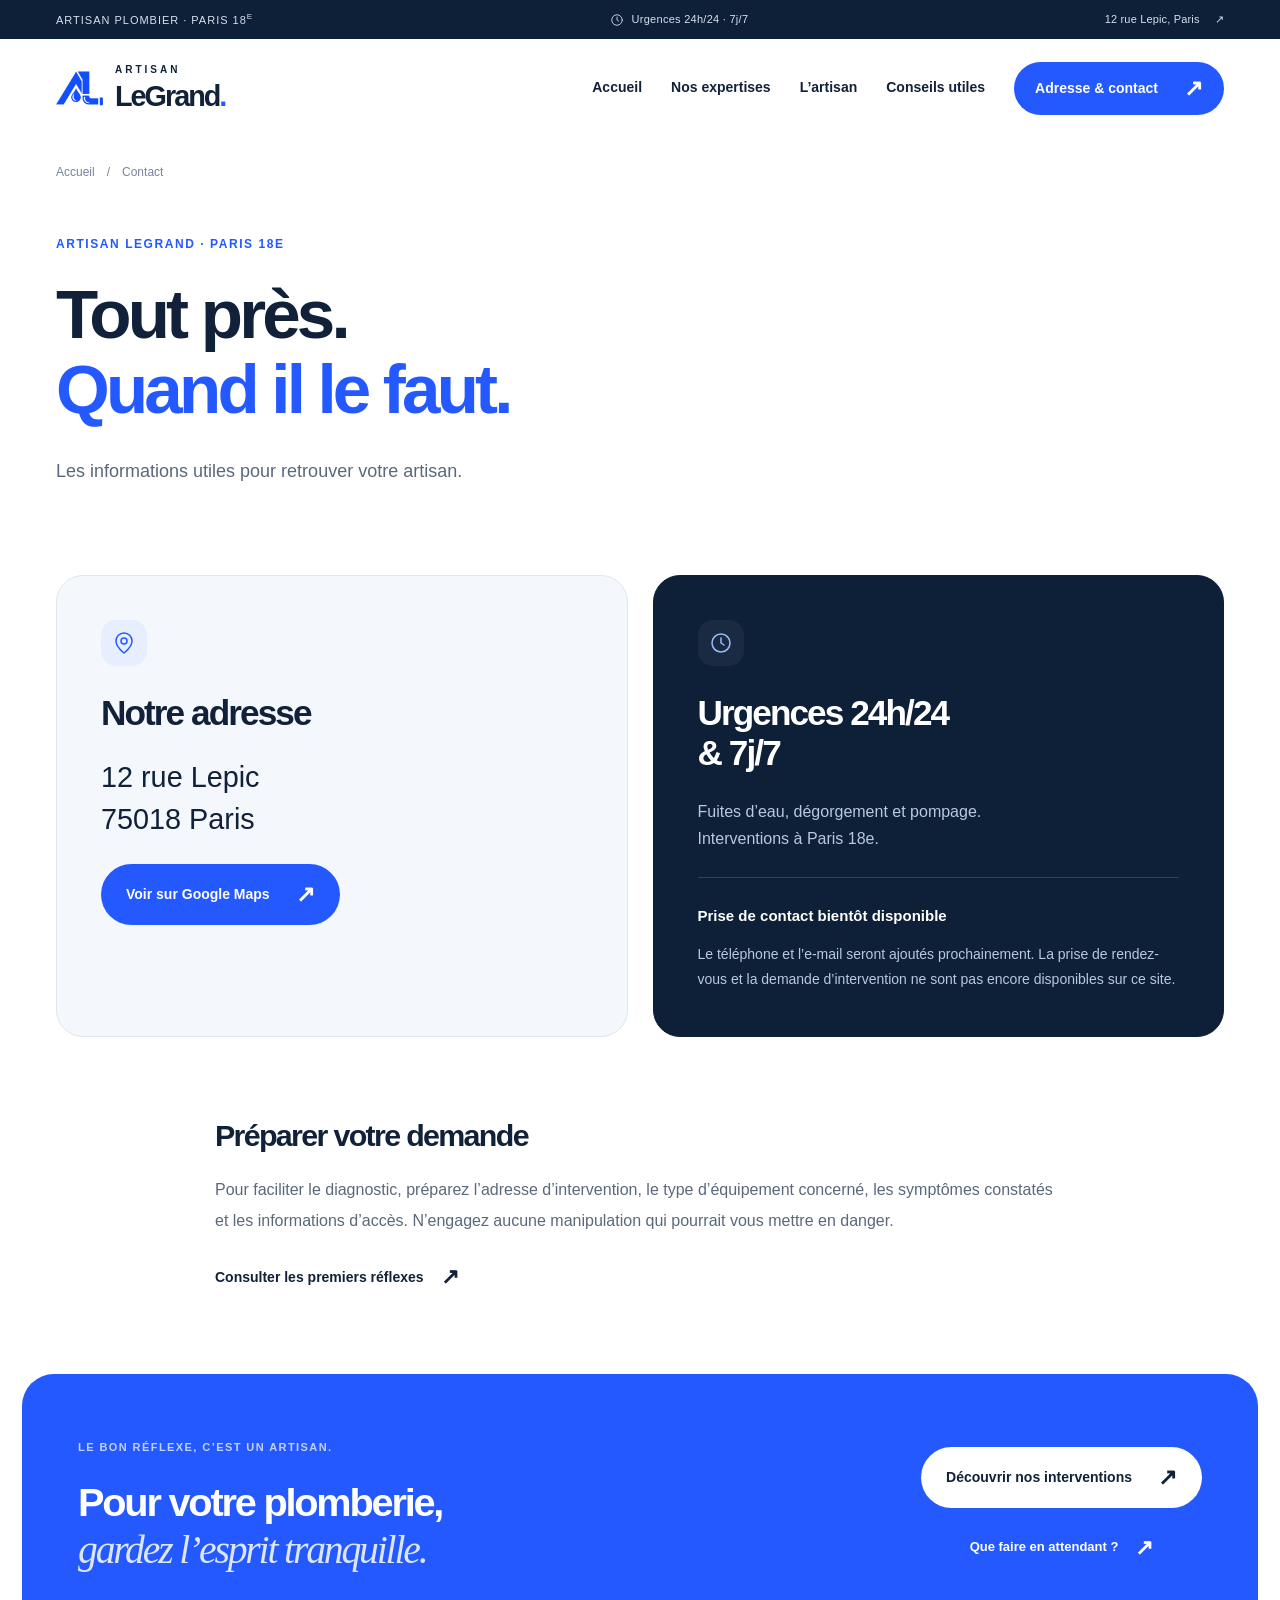
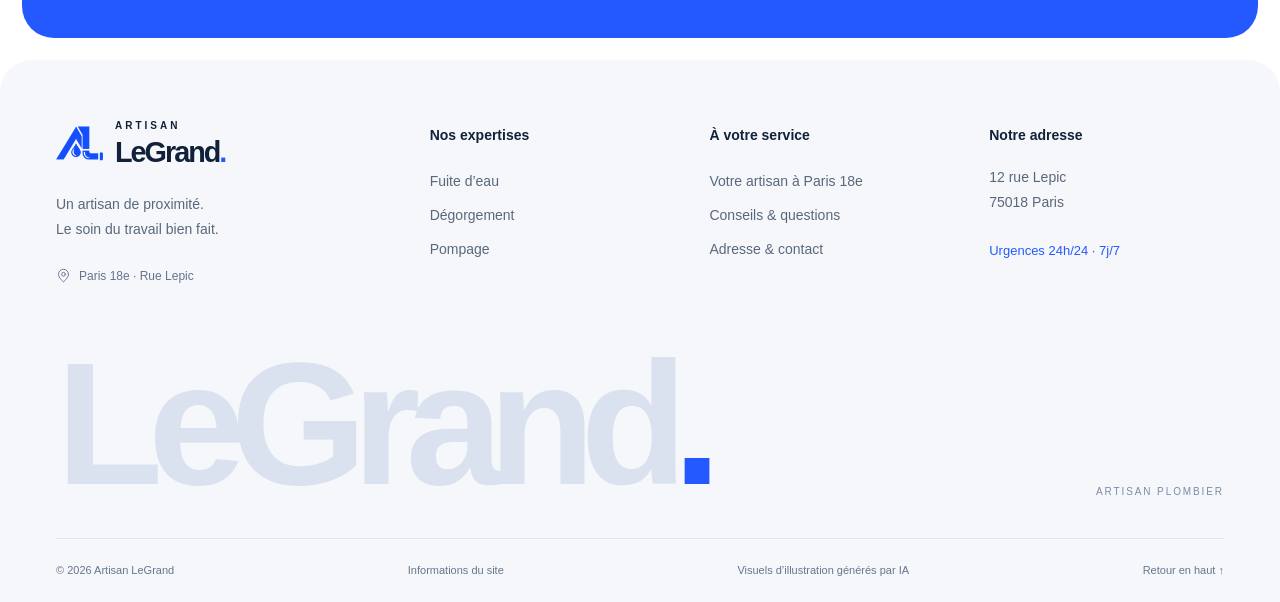
<file: contact/index.html>
<!doctype html><html lang="fr" id="top"><head><meta charset="utf-8"><meta name="viewport" content="width=device-width,initial-scale=1"><title>Adresse et contact — Artisan LeGrand, Paris 18e</title><meta name="description" content="Retrouvez Artisan LeGrand au 12 rue Lepic, 75018 Paris. Informations sur les urgences plomberie 24h/24 et les coordonnées à venir."><meta name="theme-color" content="#101e31"><meta name="robots" content="index,follow,max-image-preview:large"><link rel="canonical" href="https://artisanlegrand.fr/contact/"><link rel="icon" href="/assets/favicon.png"><link rel="stylesheet" href="/assets/style.css?v=2"><meta property="og:type" content="website"><meta property="og:locale" content="fr_FR"><meta property="og:site_name" content="Artisan LeGrand"><meta property="og:title" content="Adresse et contact — Artisan LeGrand, Paris 18e"><meta property="og:description" content="Retrouvez Artisan LeGrand au 12 rue Lepic, 75018 Paris. Informations sur les urgences plomberie 24h/24 et les coordonnées à venir."><meta property="og:url" content="https://artisanlegrand.fr/contact/"><script type="application/ld+json">[{"@context":"https://schema.org","@type":"Plumber","@id":"https://artisanlegrand.fr/#artisan","name":"Artisan LeGrand","url":"https://artisanlegrand.fr","description":"Artisan plombier pour les urgences de plomberie, fuites, dégorgement et pompage à Paris 18e.","image":"https://artisanlegrand.fr/assets/plomberie.webp","logo":"https://artisanlegrand.fr/assets/logo.webp","address":{"@type":"PostalAddress","streetAddress":"12 rue Lepic","postalCode":"75018","addressLocality":"Paris","addressCountry":"FR"},"areaServed":{"@type":"Place","name":"Paris 18e arrondissement"},"openingHoursSpecification":{"@type":"OpeningHoursSpecification","dayOfWeek":["Monday","Tuesday","Wednesday","Thursday","Friday","Saturday","Sunday"],"opens":"00:00","closes":"23:59"}},{"@context":"https://schema.org","@type":"ContactPage","name":"Adresse et contact — Artisan LeGrand, Paris 18e","description":"Retrouvez Artisan LeGrand au 12 rue Lepic, 75018 Paris. Informations sur les urgences plomberie 24h/24 et les coordonnées à venir.","url":"https://artisanlegrand.fr/contact/","inLanguage":"fr-FR","about":{"@id":"https://artisanlegrand.fr/#artisan"}},{"@context":"https://schema.org","@type":"BreadcrumbList","itemListElement":[{"@type":"ListItem","position":1,"name":"Accueil","item":"https://artisanlegrand.fr/"},{"@type":"ListItem","position":2,"name":"Adresse et contact — Artisan LeGrand, Paris 18e","item":"https://artisanlegrand.fr/contact/"}]}]</script><script src="/assets/site.js?v=2" defer></script></head><body><a class="skip" href="#main">Aller au contenu</a><div class="topbar"><span>ARTISAN PLOMBIER · PARIS 18<sup>E</sup></span><span><svg viewBox="0 0 24 24" fill="none" stroke="currentColor" stroke-width="1.5" stroke-linecap="round" stroke-linejoin="round" aria-hidden="true"><circle cx="12" cy="12" r="9"/><path d="M12 7v5l3 2"/></svg> Urgences 24h/24 · 7j/7</span><a href="/contact/">12 rue Lepic, Paris <span aria-hidden="true">↗</span></a></div><header class="header"><div class="nav-wrap"><a class="brand" href="/" aria-label="Artisan LeGrand — accueil"><img src="/assets/logo.webp" width="48" height="48" alt=""><span><small>ARTISAN</small><strong>LeGrand<span class="brand-dot">.</span></strong></span></a><button class="menu-toggle" aria-controls="nav" aria-expanded="false" aria-label="Ouvrir le menu"><span></span><span></span></button><nav id="nav" aria-label="Navigation principale"><a  href="/">Accueil</a><a  href="/services/">Nos expertises</a><a  href="/plombier-paris-18/">L’artisan</a><a href="/conseils/" >Conseils utiles</a><a class="button compact" href="/contact/" aria-current="page">Adresse & contact <span aria-hidden="true">↗</span></a></nav></div><div class="reading-progress" aria-hidden="true"></div></header><main id="main"><section class="page-intro wrap"><div class="breadcrumbs"><a href="/">Accueil</a><span>/</span><span>Contact</span></div><span class="eyebrow">ARTISAN LEGRAND · PARIS 18E</span><h1>Tout près.<br><span>Quand il le faut.</span></h1><p>Les informations utiles pour retrouver votre artisan.</p></section><section class="wrap contact-grid"><div class="contact-card"><span class="service-icon"><svg viewBox="0 0 24 24" fill="none" stroke="currentColor" stroke-width="1.5" stroke-linecap="round" stroke-linejoin="round" aria-hidden="true"><path d="M20 10c0 6-8 12-8 12S4 16 4 10a8 8 0 1 1 16 0Z"/><circle cx="12" cy="10" r="3"/></svg></span><h2>Notre adresse</h2><p class="address-text">12 rue Lepic<br>75018 Paris</p><a href="https://www.google.com/maps/search/?api=1&query=12+rue+Lepic+75018+Paris" class="button" target="_blank" rel="noopener noreferrer">Voir sur Google Maps <span aria-hidden="true">↗</span></a></div><div class="contact-card dark"><span class="service-icon"><svg viewBox="0 0 24 24" fill="none" stroke="currentColor" stroke-width="1.5" stroke-linecap="round" stroke-linejoin="round" aria-hidden="true"><circle cx="12" cy="12" r="9"/><path d="M12 7v5l3 2"/></svg></span><h2>Urgences 24h/24<br>& 7j/7</h2><p>Fuites d’eau, dégorgement et pompage.<br>Interventions à Paris 18e.</p><div class="contact-notice"><strong>Prise de contact bientôt disponible</strong><p>Le téléphone et l’e-mail seront ajoutés prochainement. La prise de rendez-vous et la demande d’intervention ne sont pas encore disponibles sur ce site.</p></div></div></section><section class="wrap editorial"><h2>Préparer votre demande</h2><p>Pour faciliter le diagnostic, préparez l’adresse d’intervention, le type d’équipement concerné, les symptômes constatés et les informations d’accès. N’engagez aucune manipulation qui pourrait vous mettre en danger.</p><a href="/conseils/" class="text-link">Consulter les premiers réflexes <span aria-hidden="true">↗</span></a></section></main><section class="closing"><div class="wrap closing-inner"><div><span class="eyebrow">LE BON RÉFLEXE, C’EST UN ARTISAN.</span><h2>Pour votre plomberie,<br><em>gardez l’esprit tranquille.</em></h2></div><div class="closing-actions"><a class="button light" href="/services/">Découvrir nos interventions <span aria-hidden="true">↗</span></a><a class="text-link" href="/conseils/">Que faire en attendant ? <span aria-hidden="true">↗</span></a></div></div></section><footer><div class="wrap footer-grid"><div><a class="brand" href="/" aria-label="Artisan LeGrand — accueil"><img src="/assets/logo.webp" width="48" height="48" alt=""><span><small>ARTISAN</small><strong>LeGrand<span class="brand-dot">.</span></strong></span></a><p>Un artisan de proximité.<br>Le soin du travail bien fait.</p><span class="footer-location"><svg viewBox="0 0 24 24" fill="none" stroke="currentColor" stroke-width="1.5" stroke-linecap="round" stroke-linejoin="round" aria-hidden="true"><path d="M20 10c0 6-8 12-8 12S4 16 4 10a8 8 0 1 1 16 0Z"/><circle cx="12" cy="10" r="3"/></svg> Paris 18e · Rue Lepic</span></div><div><h3>Nos expertises</h3><a href="/reparation-fuite-eau/">Fuite d’eau</a><a href="/degorgement-canalisation/">Dégorgement</a><a href="/pompage-inondation/">Pompage</a></div><div><h3>À votre service</h3><a href="/plombier-paris-18/">Votre artisan à Paris 18e</a><a href="/conseils/">Conseils & questions</a><a href="/contact/">Adresse & contact</a></div><div><h3>Notre adresse</h3><p>12 rue Lepic<br>75018 Paris</p><p class="footer-hours">Urgences 24h/24 · 7j/7</p></div></div><div class="wrap footer-signature" aria-hidden="true">LeGrand<span>.</span><small>ARTISAN PLOMBIER</small></div><div class="wrap footer-bottom"><span>© 2026 Artisan LeGrand</span><a href="/informations/">Informations du site</a><span>Visuels d’illustration générés par IA</span><a href="#top">Retour en haut ↑</a></div></footer></body></html>
</file>
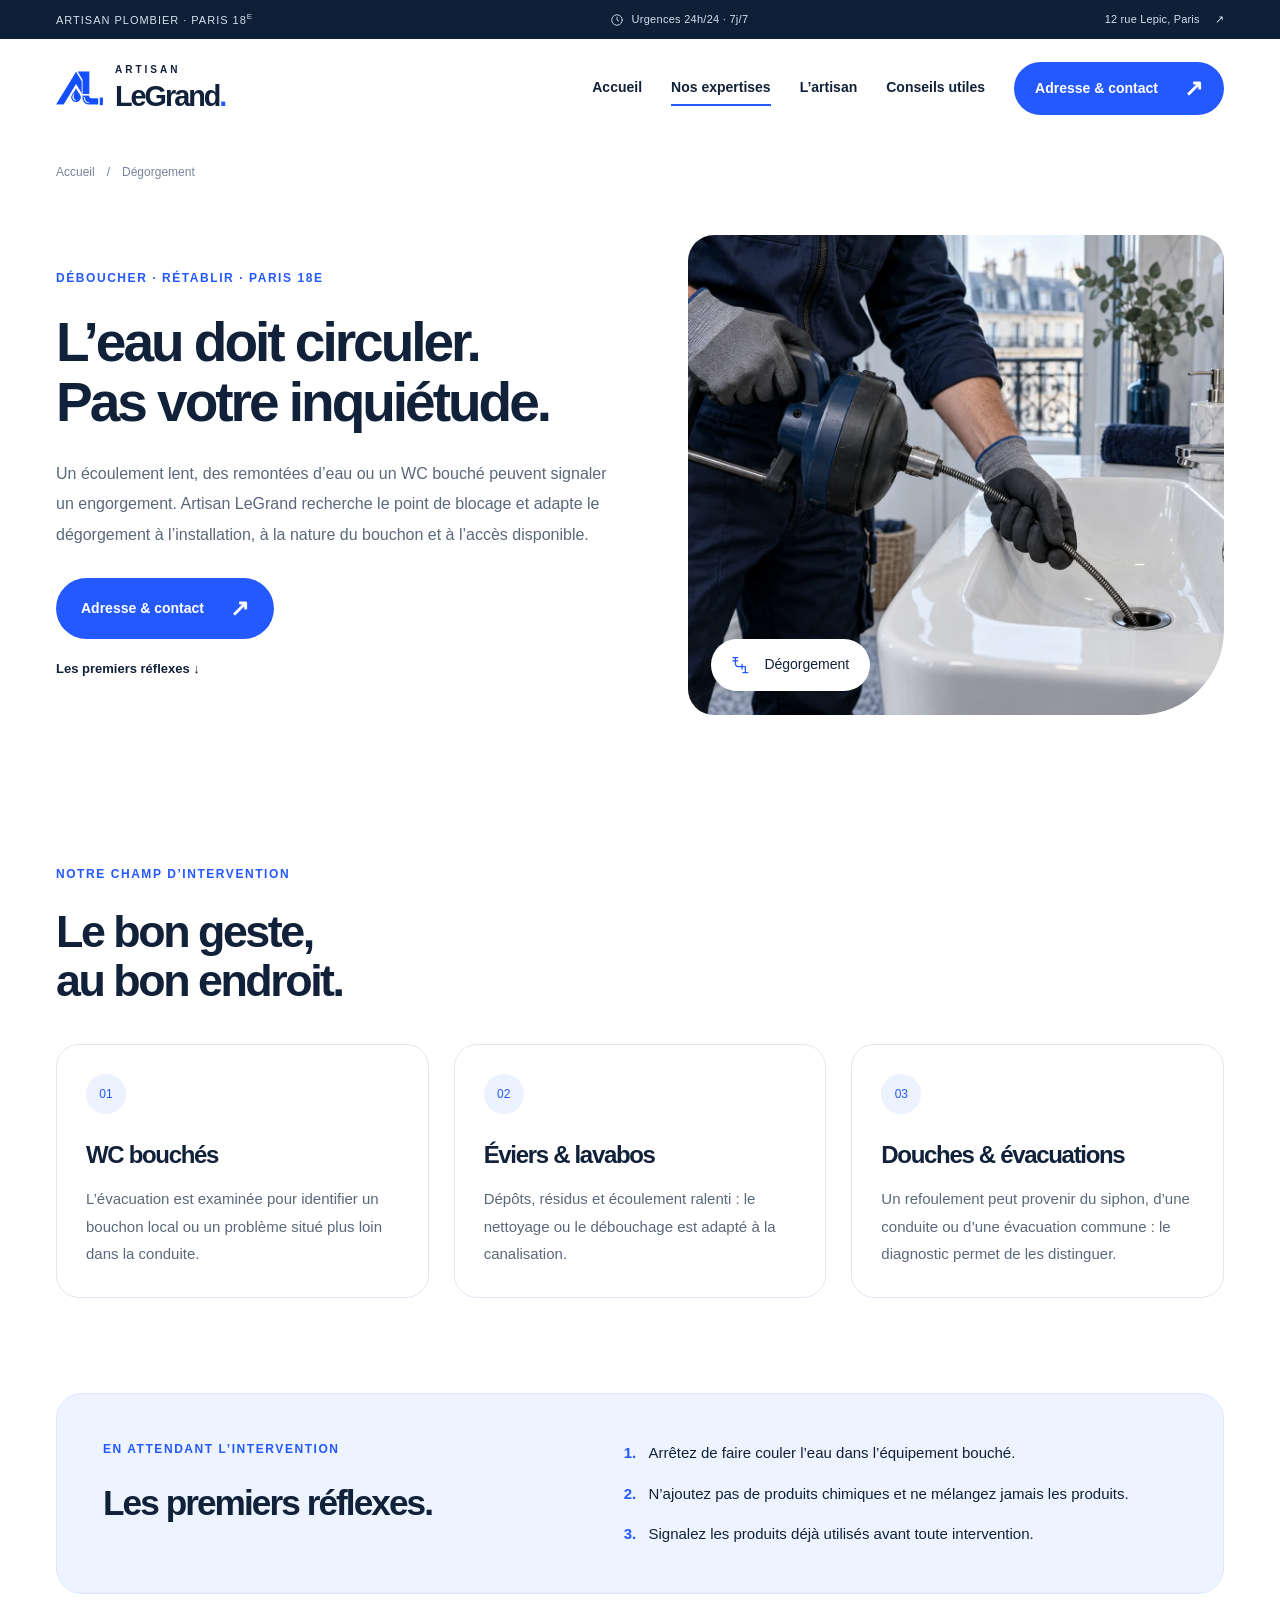
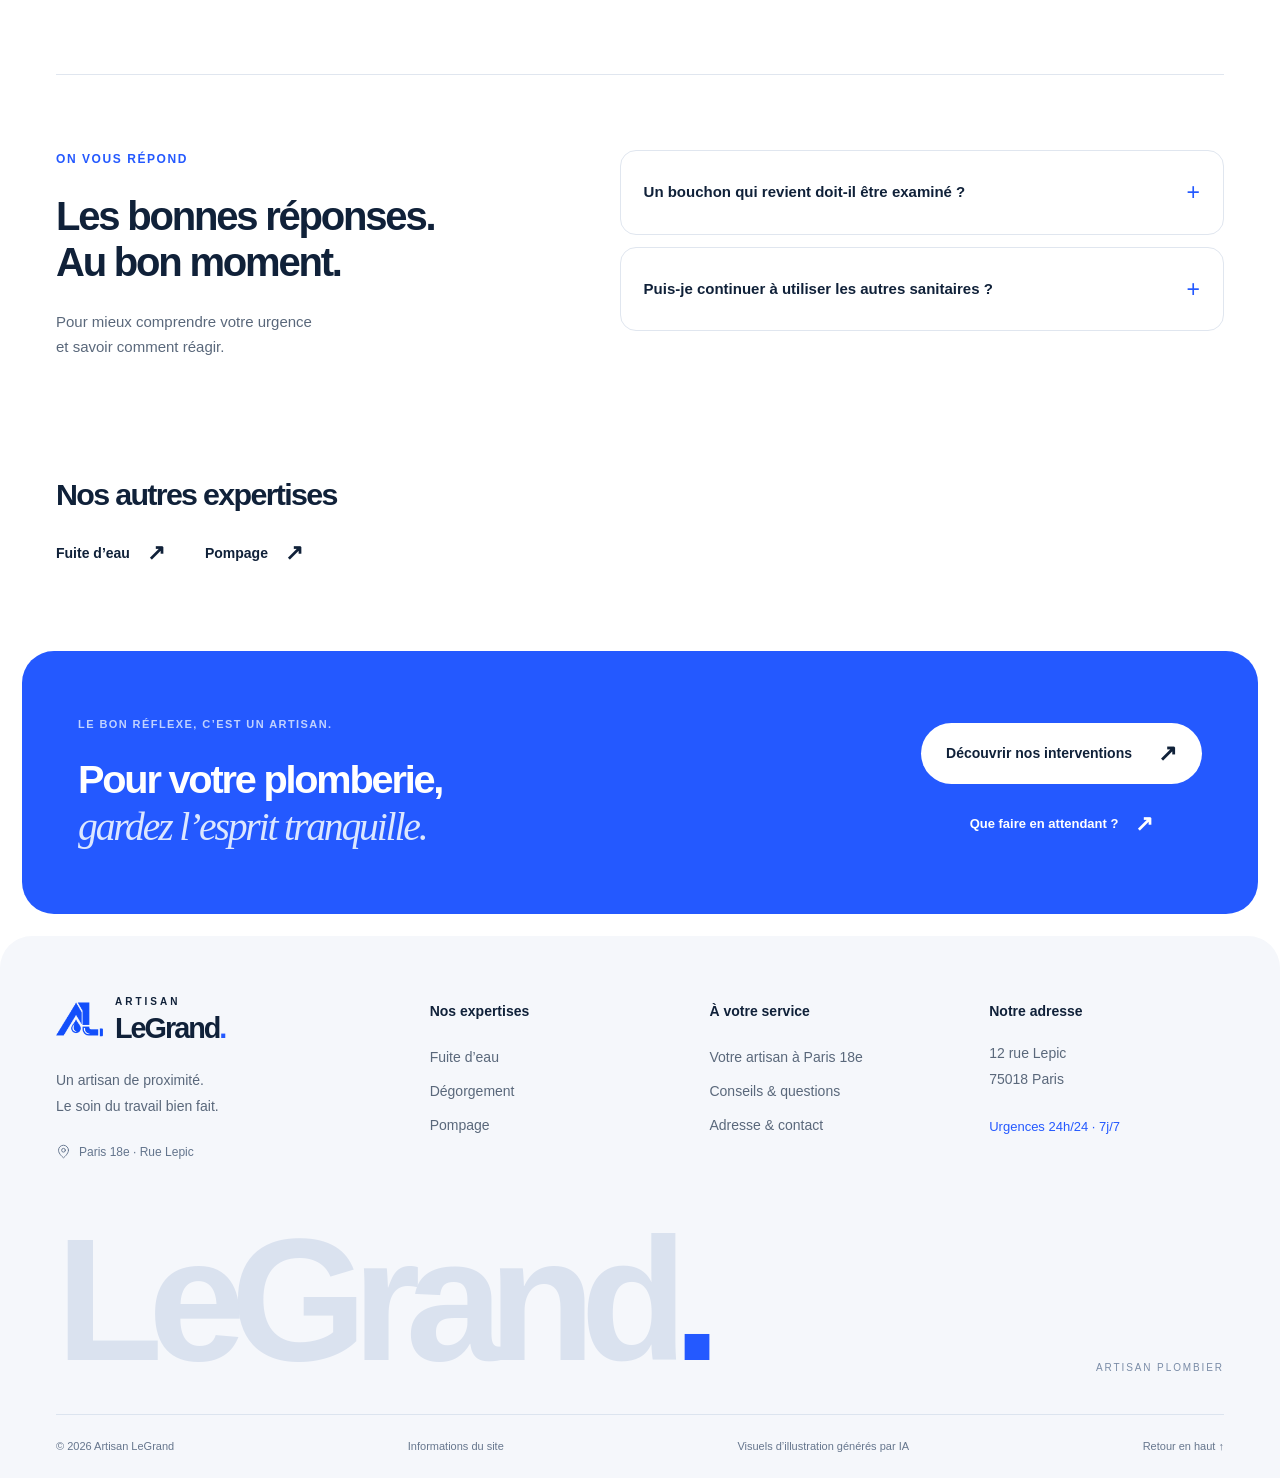
<file: degorgement-canalisation/index.html>
<!doctype html><html lang="fr" id="top"><head><meta charset="utf-8"><meta name="viewport" content="width=device-width,initial-scale=1"><title>Dégorgement à Paris 18e — Urgence 24h/24 | Artisan LeGrand</title><meta name="description" content="Dégorgement et débouchage de canalisations à Paris 18e : WC, évier, douche et évacuations engorgées."><meta name="theme-color" content="#101e31"><meta name="robots" content="index,follow,max-image-preview:large"><link rel="canonical" href="https://artisanlegrand.fr/degorgement-canalisation/"><link rel="icon" href="/assets/favicon.png"><link rel="stylesheet" href="/assets/style.css?v=2"><meta property="og:type" content="website"><meta property="og:locale" content="fr_FR"><meta property="og:site_name" content="Artisan LeGrand"><meta property="og:title" content="Dégorgement à Paris 18e — Urgence 24h/24 | Artisan LeGrand"><meta property="og:description" content="Dégorgement et débouchage de canalisations à Paris 18e : WC, évier, douche et évacuations engorgées."><meta property="og:url" content="https://artisanlegrand.fr/degorgement-canalisation/"><script type="application/ld+json">[{"@context":"https://schema.org","@type":"Plumber","@id":"https://artisanlegrand.fr/#artisan","name":"Artisan LeGrand","url":"https://artisanlegrand.fr","description":"Artisan plombier pour les urgences de plomberie, fuites, dégorgement et pompage à Paris 18e.","image":"https://artisanlegrand.fr/assets/plomberie.webp","logo":"https://artisanlegrand.fr/assets/logo.webp","address":{"@type":"PostalAddress","streetAddress":"12 rue Lepic","postalCode":"75018","addressLocality":"Paris","addressCountry":"FR"},"areaServed":{"@type":"Place","name":"Paris 18e arrondissement"},"openingHoursSpecification":{"@type":"OpeningHoursSpecification","dayOfWeek":["Monday","Tuesday","Wednesday","Thursday","Friday","Saturday","Sunday"],"opens":"00:00","closes":"23:59"}},{"@context":"https://schema.org","@type":"WebPage","name":"Dégorgement à Paris 18e — Urgence 24h/24 | Artisan LeGrand","description":"Dégorgement et débouchage de canalisations à Paris 18e : WC, évier, douche et évacuations engorgées.","url":"https://artisanlegrand.fr/degorgement-canalisation/","inLanguage":"fr-FR","about":{"@id":"https://artisanlegrand.fr/#artisan"}},{"@context":"https://schema.org","@type":"Service","@id":"https://artisanlegrand.fr/degorgement-canalisation/#service","name":"Dégorgement à Paris 18e","serviceType":"Dégorgement","description":"Dégorgement et débouchage de canalisations à Paris 18e : WC, évier, douche et évacuations engorgées.","url":"https://artisanlegrand.fr/degorgement-canalisation/","provider":{"@id":"https://artisanlegrand.fr/#artisan"},"areaServed":{"@type":"Place","name":"Paris 18e arrondissement"}},{"@context":"https://schema.org","@type":"BreadcrumbList","itemListElement":[{"@type":"ListItem","position":1,"name":"Accueil","item":"https://artisanlegrand.fr/"},{"@type":"ListItem","position":2,"name":"Dégorgement à Paris 18e — Urgence 24h/24 | Artisan LeGrand","item":"https://artisanlegrand.fr/degorgement-canalisation/"}]},{"@context":"https://schema.org","@type":"FAQPage","mainEntity":[{"@type":"Question","name":"Un bouchon qui revient doit-il être examiné ?","acceptedAnswer":{"@type":"Answer","text":"Oui. Un engorgement récurrent peut nécessiter un diagnostic plus approfondi de la conduite, au-delà du simple débouchage."}},{"@type":"Question","name":"Puis-je continuer à utiliser les autres sanitaires ?","acceptedAnswer":{"@type":"Answer","text":"Si plusieurs équipements refoulent, limitez leur utilisation : ils peuvent partager la même évacuation. Le diagnostic précisera la partie concernée."}}]}]</script><script src="/assets/site.js?v=2" defer></script></head><body><a class="skip" href="#main">Aller au contenu</a><div class="topbar"><span>ARTISAN PLOMBIER · PARIS 18<sup>E</sup></span><span><svg viewBox="0 0 24 24" fill="none" stroke="currentColor" stroke-width="1.5" stroke-linecap="round" stroke-linejoin="round" aria-hidden="true"><circle cx="12" cy="12" r="9"/><path d="M12 7v5l3 2"/></svg> Urgences 24h/24 · 7j/7</span><a href="/contact/">12 rue Lepic, Paris <span aria-hidden="true">↗</span></a></div><header class="header"><div class="nav-wrap"><a class="brand" href="/" aria-label="Artisan LeGrand — accueil"><img src="/assets/logo.webp" width="48" height="48" alt=""><span><small>ARTISAN</small><strong>LeGrand<span class="brand-dot">.</span></strong></span></a><button class="menu-toggle" aria-controls="nav" aria-expanded="false" aria-label="Ouvrir le menu"><span></span><span></span></button><nav id="nav" aria-label="Navigation principale"><a  href="/">Accueil</a><a aria-current="page" href="/services/">Nos expertises</a><a  href="/plombier-paris-18/">L’artisan</a><a href="/conseils/" >Conseils utiles</a><a class="button compact" href="/contact/" >Adresse & contact <span aria-hidden="true">↗</span></a></nav></div><div class="reading-progress" aria-hidden="true"></div></header><main id="main"><section class="detail-hero wrap"><div class="breadcrumbs"><a href="/">Accueil</a><span>/</span><span>Dégorgement</span></div><div class="detail-grid"><div><span class="eyebrow">DÉBOUCHER · RÉTABLIR · PARIS 18E</span><h1>L’eau doit circuler.<br>Pas votre inquiétude.</h1><p>Un écoulement lent, des remontées d’eau ou un WC bouché peuvent signaler un engorgement. Artisan LeGrand recherche le point de blocage et adapte le dégorgement à l’installation, à la nature du bouchon et à l’accès disponible.</p><a href="/contact/" class="button">Adresse & contact <span aria-hidden="true">↗</span></a><a class="text-link detail-advice" href="#premiers-reflexes">Les premiers réflexes ↓</a></div><div class="detail-image"><img src="/assets/degorgement.webp" width="1536" height="1024" alt="Dégorgement : illustration de l’intervention"><span class="detail-badge"><svg viewBox="0 0 24 24" fill="none" stroke="currentColor" stroke-width="1.5" stroke-linecap="round" stroke-linejoin="round" aria-hidden="true"><path d="M4 3v7a4 4 0 0 0 4 4h8v7M1 3h6M13 21h6M4 7H1m3 0h3M12 11v6"/></svg> Dégorgement</span></div></div></section><section class="section wrap"><span class="eyebrow">NOTRE CHAMP D’INTERVENTION</span><h2>Le bon geste,<br>au bon endroit.</h2><div class="steps-grid"><article class="step reveal"><span>01</span><h3>WC bouchés</h3><p>L’évacuation est examinée pour identifier un bouchon local ou un problème situé plus loin dans la conduite.</p></article><article class="step reveal"><span>02</span><h3>Éviers & lavabos</h3><p>Dépôts, résidus et écoulement ralenti : le nettoyage ou le débouchage est adapté à la canalisation.</p></article><article class="step reveal"><span>03</span><h3>Douches & évacuations</h3><p>Un refoulement peut provenir du siphon, d’une conduite ou d’une évacuation commune : le diagnostic permet de les distinguer.</p></article></div></section><section class="advice-panel wrap" id="premiers-reflexes"><div><span class="eyebrow">EN ATTENDANT L’INTERVENTION</span><h2>Les premiers réflexes.</h2></div><ol><li>Arrêtez de faire couler l’eau dans l’équipement bouché.</li><li>N’ajoutez pas de produits chimiques et ne mélangez jamais les produits.</li><li>Signalez les produits déjà utilisés avant toute intervention.</li></ol></section><section class="section wrap faq-section"><div><span class="eyebrow">ON VOUS RÉPOND</span><h2>Les bonnes réponses.<br>Au bon moment.</h2><p>Pour mieux comprendre votre urgence<br>et savoir comment réagir.</p></div><div class="faqs"><details><summary>Un bouchon qui revient doit-il être examiné ?<span aria-hidden="true">+</span></summary><p>Oui. Un engorgement récurrent peut nécessiter un diagnostic plus approfondi de la conduite, au-delà du simple débouchage.</p></details><details><summary>Puis-je continuer à utiliser les autres sanitaires ?<span aria-hidden="true">+</span></summary><p>Si plusieurs équipements refoulent, limitez leur utilisation : ils peuvent partager la même évacuation. Le diagnostic précisera la partie concernée.</p></details></div></section><section class="wrap related"><h2>Nos autres expertises</h2><div><a class="text-link" href="/reparation-fuite-eau/">Fuite d’eau <span aria-hidden="true">↗</span></a><a class="text-link" href="/pompage-inondation/">Pompage <span aria-hidden="true">↗</span></a></div></section></main><section class="closing"><div class="wrap closing-inner"><div><span class="eyebrow">LE BON RÉFLEXE, C’EST UN ARTISAN.</span><h2>Pour votre plomberie,<br><em>gardez l’esprit tranquille.</em></h2></div><div class="closing-actions"><a class="button light" href="/services/">Découvrir nos interventions <span aria-hidden="true">↗</span></a><a class="text-link" href="/conseils/">Que faire en attendant ? <span aria-hidden="true">↗</span></a></div></div></section><footer><div class="wrap footer-grid"><div><a class="brand" href="/" aria-label="Artisan LeGrand — accueil"><img src="/assets/logo.webp" width="48" height="48" alt=""><span><small>ARTISAN</small><strong>LeGrand<span class="brand-dot">.</span></strong></span></a><p>Un artisan de proximité.<br>Le soin du travail bien fait.</p><span class="footer-location"><svg viewBox="0 0 24 24" fill="none" stroke="currentColor" stroke-width="1.5" stroke-linecap="round" stroke-linejoin="round" aria-hidden="true"><path d="M20 10c0 6-8 12-8 12S4 16 4 10a8 8 0 1 1 16 0Z"/><circle cx="12" cy="10" r="3"/></svg> Paris 18e · Rue Lepic</span></div><div><h3>Nos expertises</h3><a href="/reparation-fuite-eau/">Fuite d’eau</a><a href="/degorgement-canalisation/">Dégorgement</a><a href="/pompage-inondation/">Pompage</a></div><div><h3>À votre service</h3><a href="/plombier-paris-18/">Votre artisan à Paris 18e</a><a href="/conseils/">Conseils & questions</a><a href="/contact/">Adresse & contact</a></div><div><h3>Notre adresse</h3><p>12 rue Lepic<br>75018 Paris</p><p class="footer-hours">Urgences 24h/24 · 7j/7</p></div></div><div class="wrap footer-signature" aria-hidden="true">LeGrand<span>.</span><small>ARTISAN PLOMBIER</small></div><div class="wrap footer-bottom"><span>© 2026 Artisan LeGrand</span><a href="/informations/">Informations du site</a><span>Visuels d’illustration générés par IA</span><a href="#top">Retour en haut ↑</a></div></footer></body></html>
</file>
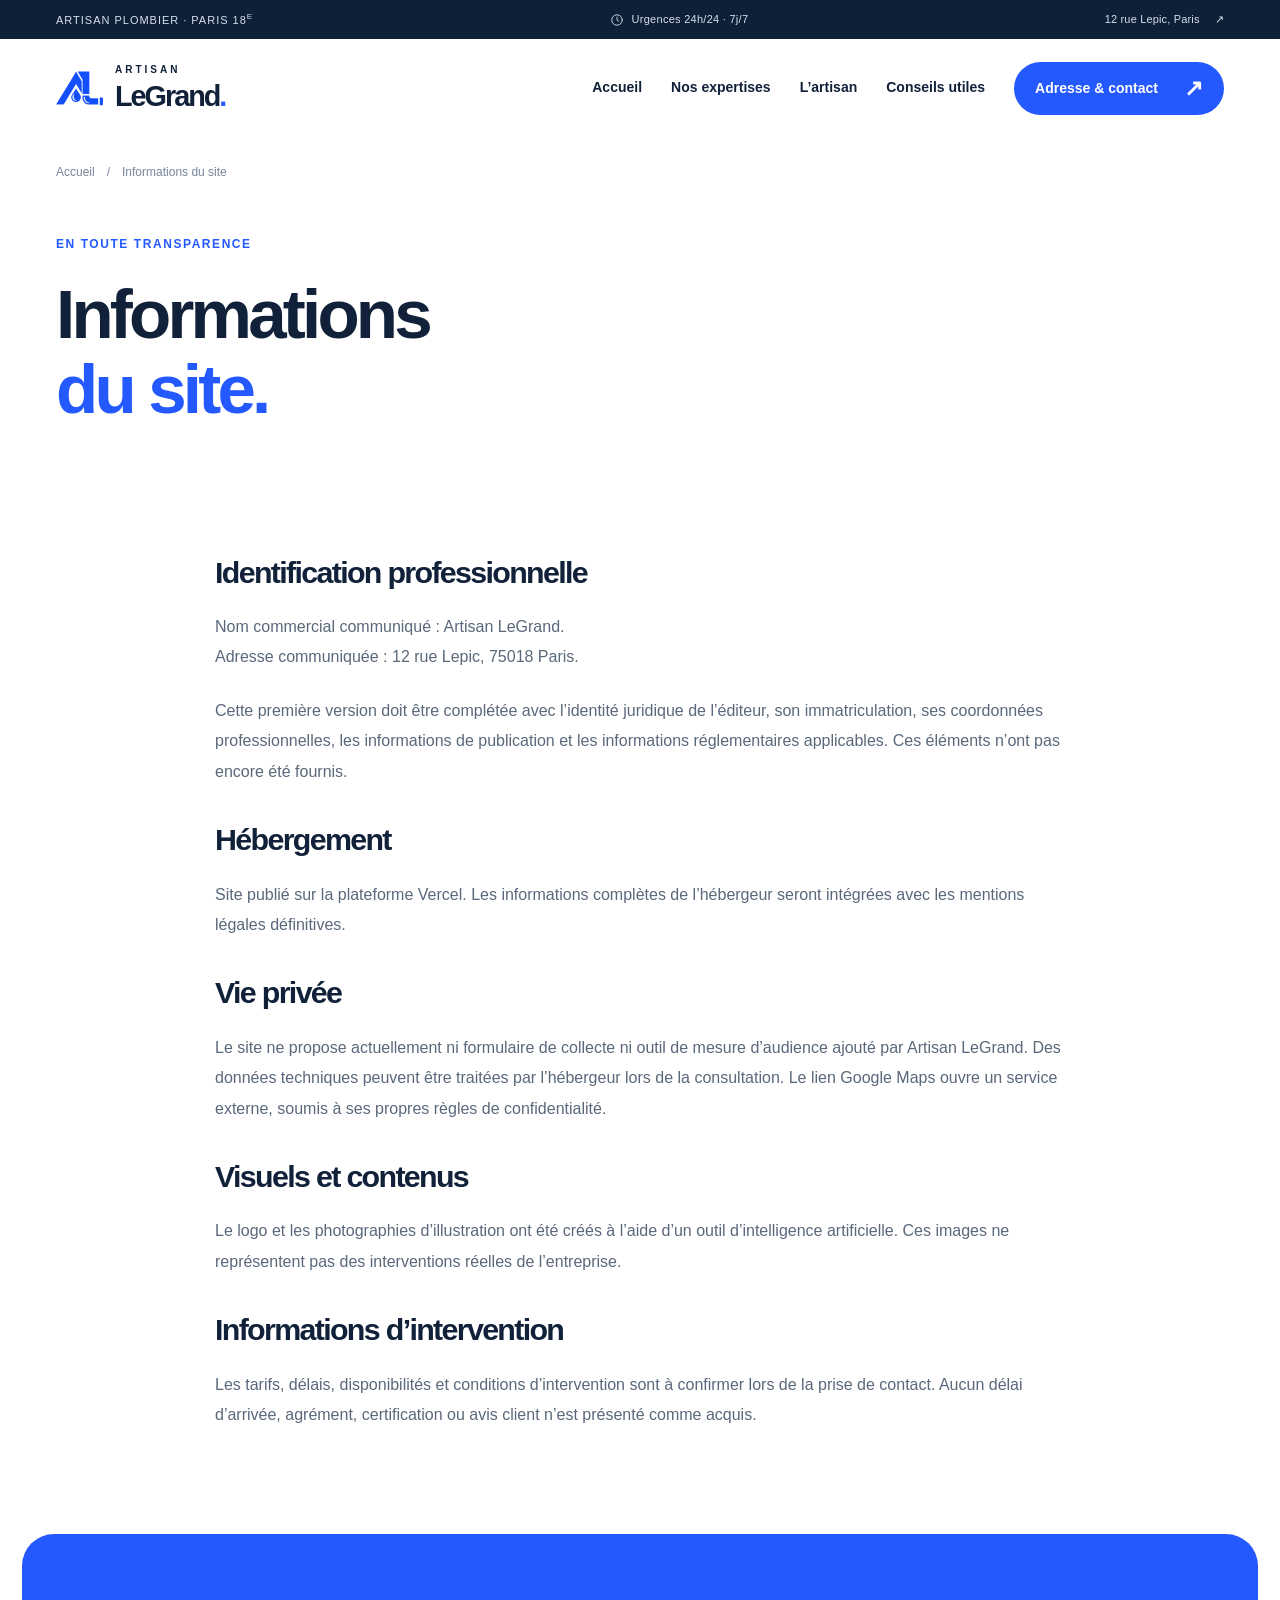
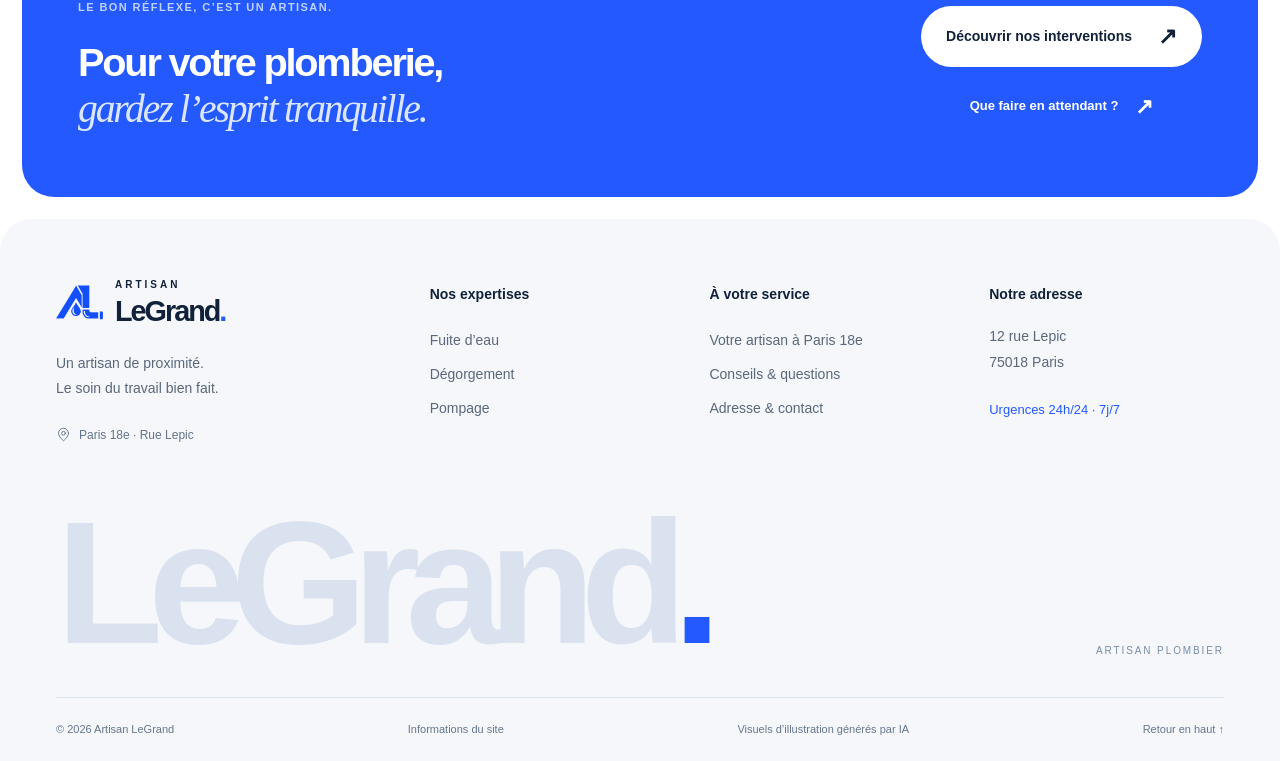
<file: informations/index.html>
<!doctype html><html lang="fr" id="top"><head><meta charset="utf-8"><meta name="viewport" content="width=device-width,initial-scale=1"><title>Informations du site | Artisan LeGrand</title><meta name="description" content="Informations sur le site Artisan LeGrand, ses contenus et les coordonnées professionnelles à compléter."><meta name="theme-color" content="#101e31"><meta name="robots" content="noindex,follow"><link rel="canonical" href="https://artisanlegrand.fr/informations/"><link rel="icon" href="/assets/favicon.png"><link rel="stylesheet" href="/assets/style.css?v=2"><meta property="og:type" content="website"><meta property="og:locale" content="fr_FR"><meta property="og:site_name" content="Artisan LeGrand"><meta property="og:title" content="Informations du site | Artisan LeGrand"><meta property="og:description" content="Informations sur le site Artisan LeGrand, ses contenus et les coordonnées professionnelles à compléter."><meta property="og:url" content="https://artisanlegrand.fr/informations/"><script type="application/ld+json">[{"@context":"https://schema.org","@type":"Plumber","@id":"https://artisanlegrand.fr/#artisan","name":"Artisan LeGrand","url":"https://artisanlegrand.fr","description":"Artisan plombier pour les urgences de plomberie, fuites, dégorgement et pompage à Paris 18e.","image":"https://artisanlegrand.fr/assets/plomberie.webp","logo":"https://artisanlegrand.fr/assets/logo.webp","address":{"@type":"PostalAddress","streetAddress":"12 rue Lepic","postalCode":"75018","addressLocality":"Paris","addressCountry":"FR"},"areaServed":{"@type":"Place","name":"Paris 18e arrondissement"},"openingHoursSpecification":{"@type":"OpeningHoursSpecification","dayOfWeek":["Monday","Tuesday","Wednesday","Thursday","Friday","Saturday","Sunday"],"opens":"00:00","closes":"23:59"}},{"@context":"https://schema.org","@type":"WebPage","name":"Informations du site | Artisan LeGrand","description":"Informations sur le site Artisan LeGrand, ses contenus et les coordonnées professionnelles à compléter.","url":"https://artisanlegrand.fr/informations/","inLanguage":"fr-FR","about":{"@id":"https://artisanlegrand.fr/#artisan"}},{"@context":"https://schema.org","@type":"BreadcrumbList","itemListElement":[{"@type":"ListItem","position":1,"name":"Accueil","item":"https://artisanlegrand.fr/"},{"@type":"ListItem","position":2,"name":"Informations du site | Artisan LeGrand","item":"https://artisanlegrand.fr/informations/"}]}]</script><script src="/assets/site.js?v=2" defer></script></head><body><a class="skip" href="#main">Aller au contenu</a><div class="topbar"><span>ARTISAN PLOMBIER · PARIS 18<sup>E</sup></span><span><svg viewBox="0 0 24 24" fill="none" stroke="currentColor" stroke-width="1.5" stroke-linecap="round" stroke-linejoin="round" aria-hidden="true"><circle cx="12" cy="12" r="9"/><path d="M12 7v5l3 2"/></svg> Urgences 24h/24 · 7j/7</span><a href="/contact/">12 rue Lepic, Paris <span aria-hidden="true">↗</span></a></div><header class="header"><div class="nav-wrap"><a class="brand" href="/" aria-label="Artisan LeGrand — accueil"><img src="/assets/logo.webp" width="48" height="48" alt=""><span><small>ARTISAN</small><strong>LeGrand<span class="brand-dot">.</span></strong></span></a><button class="menu-toggle" aria-controls="nav" aria-expanded="false" aria-label="Ouvrir le menu"><span></span><span></span></button><nav id="nav" aria-label="Navigation principale"><a  href="/">Accueil</a><a  href="/services/">Nos expertises</a><a  href="/plombier-paris-18/">L’artisan</a><a href="/conseils/" >Conseils utiles</a><a class="button compact" href="/contact/" >Adresse & contact <span aria-hidden="true">↗</span></a></nav></div><div class="reading-progress" aria-hidden="true"></div></header><main id="main"><section class="page-intro wrap"><div class="breadcrumbs"><a href="/">Accueil</a><span>/</span><span>Informations du site</span></div><span class="eyebrow">EN TOUTE TRANSPARENCE</span><h1>Informations<br><span>du site.</span></h1></section><section class="wrap editorial"><h2>Identification professionnelle</h2><p>Nom commercial communiqué : Artisan LeGrand.<br>Adresse communiquée : 12 rue Lepic, 75018 Paris.</p><p>Cette première version doit être complétée avec l’identité juridique de l’éditeur, son immatriculation, ses coordonnées professionnelles, les informations de publication et les informations réglementaires applicables. Ces éléments n’ont pas encore été fournis.</p><h2>Hébergement</h2><p>Site publié sur la plateforme Vercel. Les informations complètes de l’hébergeur seront intégrées avec les mentions légales définitives.</p><h2>Vie privée</h2><p>Le site ne propose actuellement ni formulaire de collecte ni outil de mesure d’audience ajouté par Artisan LeGrand. Des données techniques peuvent être traitées par l’hébergeur lors de la consultation. Le lien Google Maps ouvre un service externe, soumis à ses propres règles de confidentialité.</p><h2>Visuels et contenus</h2><p>Le logo et les photographies d’illustration ont été créés à l’aide d’un outil d’intelligence artificielle. Ces images ne représentent pas des interventions réelles de l’entreprise.</p><h2>Informations d’intervention</h2><p>Les tarifs, délais, disponibilités et conditions d’intervention sont à confirmer lors de la prise de contact. Aucun délai d’arrivée, agrément, certification ou avis client n’est présenté comme acquis.</p></section></main><section class="closing"><div class="wrap closing-inner"><div><span class="eyebrow">LE BON RÉFLEXE, C’EST UN ARTISAN.</span><h2>Pour votre plomberie,<br><em>gardez l’esprit tranquille.</em></h2></div><div class="closing-actions"><a class="button light" href="/services/">Découvrir nos interventions <span aria-hidden="true">↗</span></a><a class="text-link" href="/conseils/">Que faire en attendant ? <span aria-hidden="true">↗</span></a></div></div></section><footer><div class="wrap footer-grid"><div><a class="brand" href="/" aria-label="Artisan LeGrand — accueil"><img src="/assets/logo.webp" width="48" height="48" alt=""><span><small>ARTISAN</small><strong>LeGrand<span class="brand-dot">.</span></strong></span></a><p>Un artisan de proximité.<br>Le soin du travail bien fait.</p><span class="footer-location"><svg viewBox="0 0 24 24" fill="none" stroke="currentColor" stroke-width="1.5" stroke-linecap="round" stroke-linejoin="round" aria-hidden="true"><path d="M20 10c0 6-8 12-8 12S4 16 4 10a8 8 0 1 1 16 0Z"/><circle cx="12" cy="10" r="3"/></svg> Paris 18e · Rue Lepic</span></div><div><h3>Nos expertises</h3><a href="/reparation-fuite-eau/">Fuite d’eau</a><a href="/degorgement-canalisation/">Dégorgement</a><a href="/pompage-inondation/">Pompage</a></div><div><h3>À votre service</h3><a href="/plombier-paris-18/">Votre artisan à Paris 18e</a><a href="/conseils/">Conseils & questions</a><a href="/contact/">Adresse & contact</a></div><div><h3>Notre adresse</h3><p>12 rue Lepic<br>75018 Paris</p><p class="footer-hours">Urgences 24h/24 · 7j/7</p></div></div><div class="wrap footer-signature" aria-hidden="true">LeGrand<span>.</span><small>ARTISAN PLOMBIER</small></div><div class="wrap footer-bottom"><span>© 2026 Artisan LeGrand</span><a href="/informations/">Informations du site</a><span>Visuels d’illustration générés par IA</span><a href="#top">Retour en haut ↑</a></div></footer></body></html>
</file>
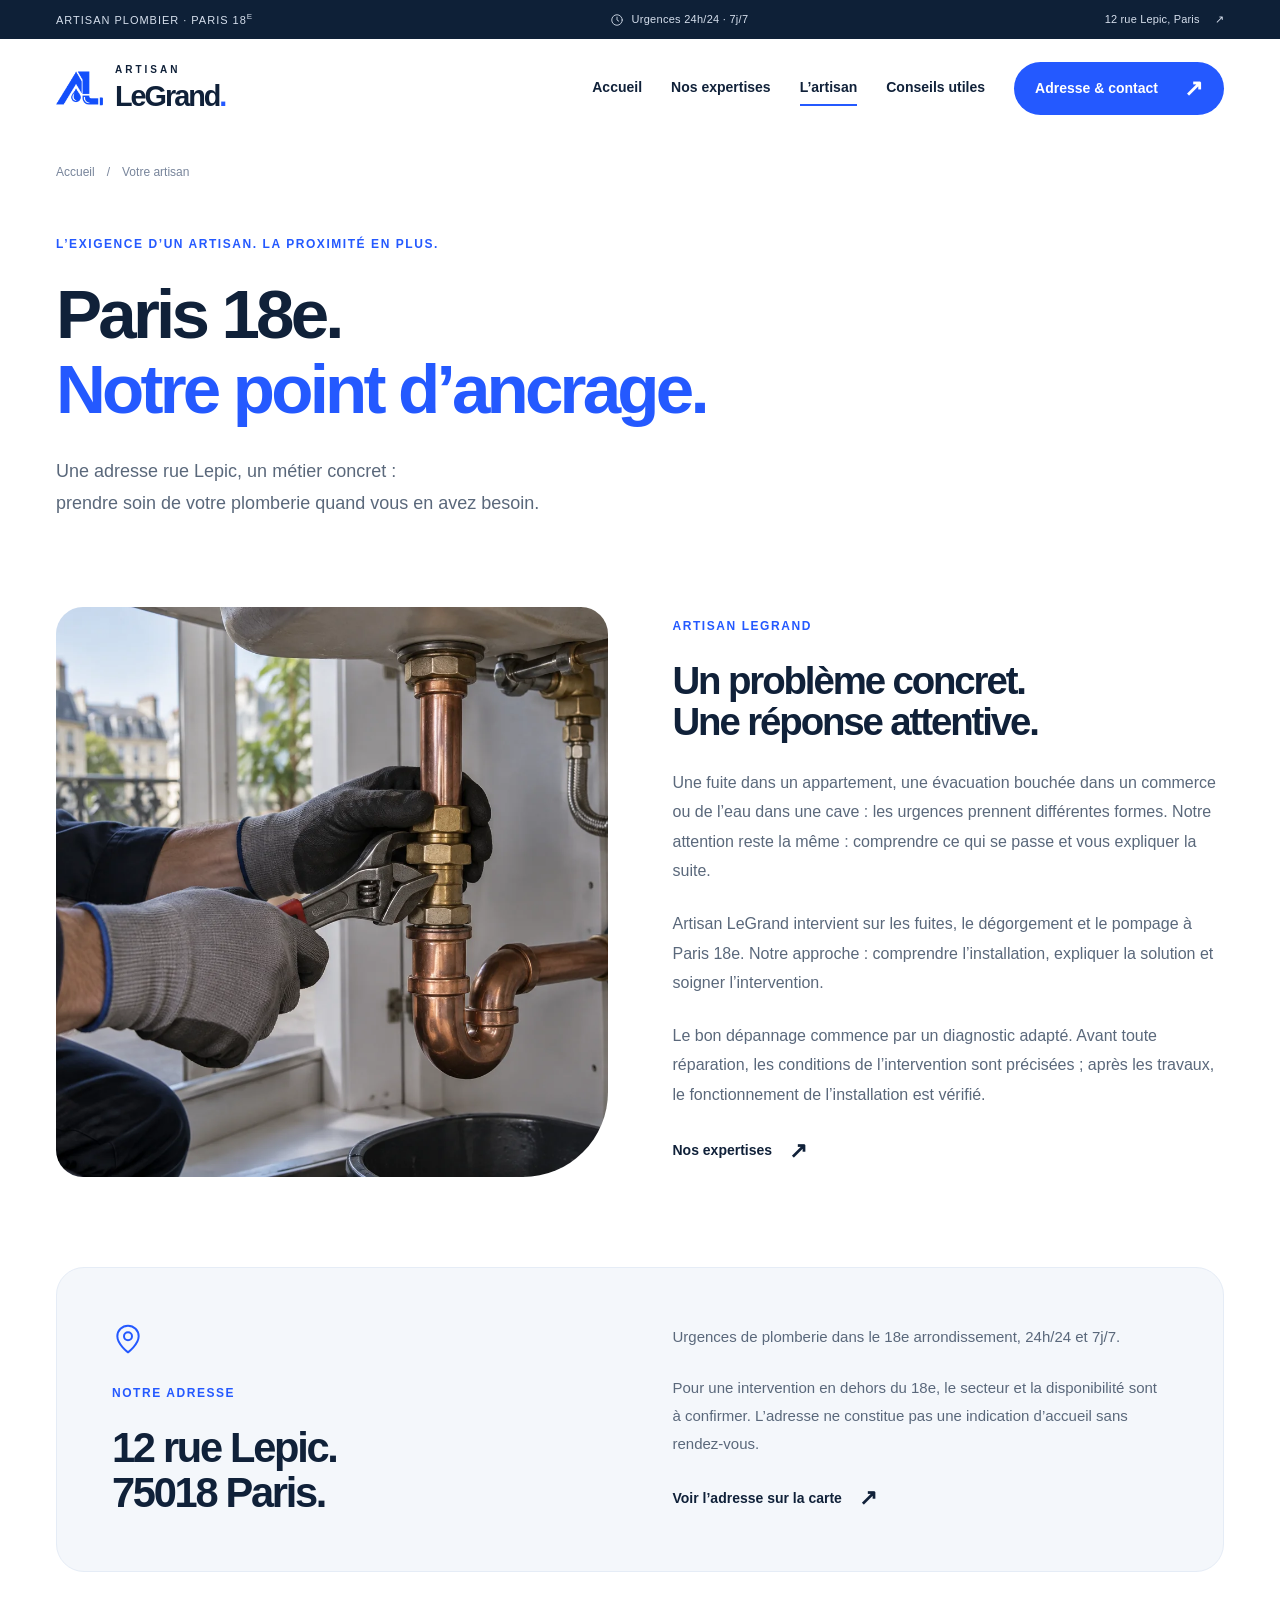
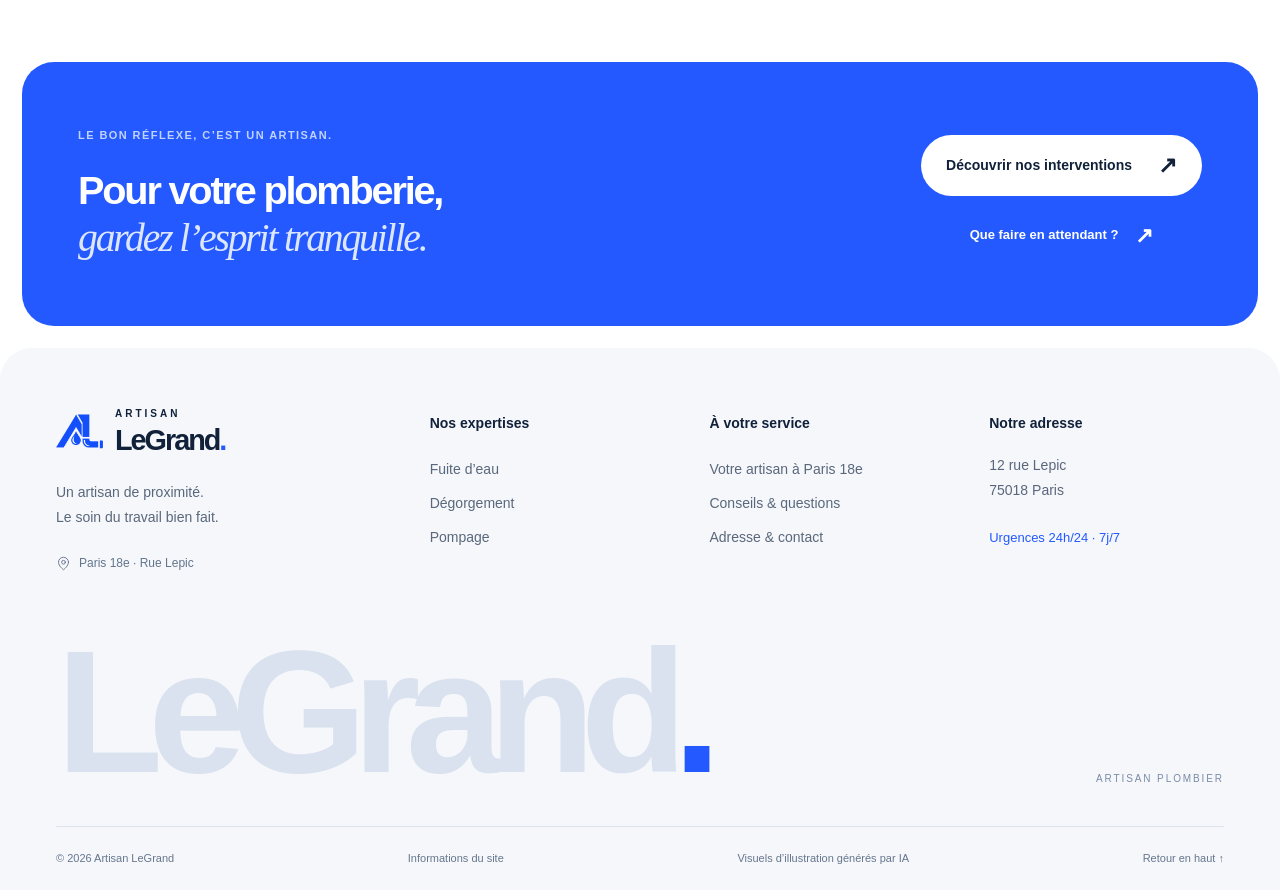
<file: plombier-paris-18/index.html>
<!doctype html><html lang="fr" id="top"><head><meta charset="utf-8"><meta name="viewport" content="width=device-width,initial-scale=1"><title>Votre plombier à Paris 18e, rue Lepic | Artisan LeGrand</title><meta name="description" content="Artisan LeGrand est situé au 12 rue Lepic, 75018 Paris. Découvrez votre artisan pour les urgences plomberie à Paris 18e, 24h/24 et 7j/7."><meta name="theme-color" content="#101e31"><meta name="robots" content="index,follow,max-image-preview:large"><link rel="canonical" href="https://artisanlegrand.fr/plombier-paris-18/"><link rel="icon" href="/assets/favicon.png"><link rel="stylesheet" href="/assets/style.css?v=2"><meta property="og:type" content="website"><meta property="og:locale" content="fr_FR"><meta property="og:site_name" content="Artisan LeGrand"><meta property="og:title" content="Votre plombier à Paris 18e, rue Lepic | Artisan LeGrand"><meta property="og:description" content="Artisan LeGrand est situé au 12 rue Lepic, 75018 Paris. Découvrez votre artisan pour les urgences plomberie à Paris 18e, 24h/24 et 7j/7."><meta property="og:url" content="https://artisanlegrand.fr/plombier-paris-18/"><script type="application/ld+json">[{"@context":"https://schema.org","@type":"Plumber","@id":"https://artisanlegrand.fr/#artisan","name":"Artisan LeGrand","url":"https://artisanlegrand.fr","description":"Artisan plombier pour les urgences de plomberie, fuites, dégorgement et pompage à Paris 18e.","image":"https://artisanlegrand.fr/assets/plomberie.webp","logo":"https://artisanlegrand.fr/assets/logo.webp","address":{"@type":"PostalAddress","streetAddress":"12 rue Lepic","postalCode":"75018","addressLocality":"Paris","addressCountry":"FR"},"areaServed":{"@type":"Place","name":"Paris 18e arrondissement"},"openingHoursSpecification":{"@type":"OpeningHoursSpecification","dayOfWeek":["Monday","Tuesday","Wednesday","Thursday","Friday","Saturday","Sunday"],"opens":"00:00","closes":"23:59"}},{"@context":"https://schema.org","@type":"WebPage","name":"Votre plombier à Paris 18e, rue Lepic | Artisan LeGrand","description":"Artisan LeGrand est situé au 12 rue Lepic, 75018 Paris. Découvrez votre artisan pour les urgences plomberie à Paris 18e, 24h/24 et 7j/7.","url":"https://artisanlegrand.fr/plombier-paris-18/","inLanguage":"fr-FR","about":{"@id":"https://artisanlegrand.fr/#artisan"}},{"@context":"https://schema.org","@type":"BreadcrumbList","itemListElement":[{"@type":"ListItem","position":1,"name":"Accueil","item":"https://artisanlegrand.fr/"},{"@type":"ListItem","position":2,"name":"Votre plombier à Paris 18e, rue Lepic | Artisan LeGrand","item":"https://artisanlegrand.fr/plombier-paris-18/"}]}]</script><script src="/assets/site.js?v=2" defer></script></head><body><a class="skip" href="#main">Aller au contenu</a><div class="topbar"><span>ARTISAN PLOMBIER · PARIS 18<sup>E</sup></span><span><svg viewBox="0 0 24 24" fill="none" stroke="currentColor" stroke-width="1.5" stroke-linecap="round" stroke-linejoin="round" aria-hidden="true"><circle cx="12" cy="12" r="9"/><path d="M12 7v5l3 2"/></svg> Urgences 24h/24 · 7j/7</span><a href="/contact/">12 rue Lepic, Paris <span aria-hidden="true">↗</span></a></div><header class="header"><div class="nav-wrap"><a class="brand" href="/" aria-label="Artisan LeGrand — accueil"><img src="/assets/logo.webp" width="48" height="48" alt=""><span><small>ARTISAN</small><strong>LeGrand<span class="brand-dot">.</span></strong></span></a><button class="menu-toggle" aria-controls="nav" aria-expanded="false" aria-label="Ouvrir le menu"><span></span><span></span></button><nav id="nav" aria-label="Navigation principale"><a  href="/">Accueil</a><a  href="/services/">Nos expertises</a><a aria-current="page" href="/plombier-paris-18/">L’artisan</a><a href="/conseils/" >Conseils utiles</a><a class="button compact" href="/contact/" >Adresse & contact <span aria-hidden="true">↗</span></a></nav></div><div class="reading-progress" aria-hidden="true"></div></header><main id="main"><section class="page-intro wrap"><div class="breadcrumbs"><a href="/">Accueil</a><span>/</span><span>Votre artisan</span></div><span class="eyebrow">L’EXIGENCE D’UN ARTISAN. LA PROXIMITÉ EN PLUS.</span><h1>Paris 18e.<br><span>Notre point d’ancrage.</span></h1><p>Une adresse rue Lepic, un métier concret :<br>prendre soin de votre plomberie quand vous en avez besoin.</p></section><section class="wrap about-grid"><img class="about-photo" src="/assets/plomberie.webp" alt="Illustration d’une intervention sur une installation de plomberie" width="1536" height="1024"><div><span class="eyebrow">ARTISAN LEGRAND</span><h2>Un problème concret.<br>Une réponse attentive.</h2><p>Une fuite dans un appartement, une évacuation bouchée dans un commerce ou de l’eau dans une cave : les urgences prennent différentes formes. Notre attention reste la même : comprendre ce qui se passe et vous expliquer la suite.</p><p>Artisan LeGrand intervient sur les fuites, le dégorgement et le pompage à Paris 18e. Notre approche : comprendre l’installation, expliquer la solution et soigner l’intervention.</p><p>Le bon dépannage commence par un diagnostic adapté. Avant toute réparation, les conditions de l’intervention sont précisées ; après les travaux, le fonctionnement de l’installation est vérifié.</p><a href="/services/" class="text-link">Nos expertises <span aria-hidden="true">↗</span></a></div></section><section class="wrap address-panel"><div><svg viewBox="0 0 24 24" fill="none" stroke="currentColor" stroke-width="1.5" stroke-linecap="round" stroke-linejoin="round" aria-hidden="true"><path d="M20 10c0 6-8 12-8 12S4 16 4 10a8 8 0 1 1 16 0Z"/><circle cx="12" cy="10" r="3"/></svg><span class="eyebrow">NOTRE ADRESSE</span><h2>12 rue Lepic.<br>75018 Paris.</h2></div><div><p>Urgences de plomberie dans le 18e arrondissement, 24h/24 et 7j/7.</p><p>Pour une intervention en dehors du 18e, le secteur et la disponibilité sont à confirmer. L’adresse ne constitue pas une indication d’accueil sans rendez-vous.</p><a href="https://www.google.com/maps/search/?api=1&query=12+rue+Lepic+75018+Paris" target="_blank" rel="noopener noreferrer" class="text-link">Voir l’adresse sur la carte <span aria-hidden="true">↗</span></a></div></section></main><section class="closing"><div class="wrap closing-inner"><div><span class="eyebrow">LE BON RÉFLEXE, C’EST UN ARTISAN.</span><h2>Pour votre plomberie,<br><em>gardez l’esprit tranquille.</em></h2></div><div class="closing-actions"><a class="button light" href="/services/">Découvrir nos interventions <span aria-hidden="true">↗</span></a><a class="text-link" href="/conseils/">Que faire en attendant ? <span aria-hidden="true">↗</span></a></div></div></section><footer><div class="wrap footer-grid"><div><a class="brand" href="/" aria-label="Artisan LeGrand — accueil"><img src="/assets/logo.webp" width="48" height="48" alt=""><span><small>ARTISAN</small><strong>LeGrand<span class="brand-dot">.</span></strong></span></a><p>Un artisan de proximité.<br>Le soin du travail bien fait.</p><span class="footer-location"><svg viewBox="0 0 24 24" fill="none" stroke="currentColor" stroke-width="1.5" stroke-linecap="round" stroke-linejoin="round" aria-hidden="true"><path d="M20 10c0 6-8 12-8 12S4 16 4 10a8 8 0 1 1 16 0Z"/><circle cx="12" cy="10" r="3"/></svg> Paris 18e · Rue Lepic</span></div><div><h3>Nos expertises</h3><a href="/reparation-fuite-eau/">Fuite d’eau</a><a href="/degorgement-canalisation/">Dégorgement</a><a href="/pompage-inondation/">Pompage</a></div><div><h3>À votre service</h3><a href="/plombier-paris-18/">Votre artisan à Paris 18e</a><a href="/conseils/">Conseils & questions</a><a href="/contact/">Adresse & contact</a></div><div><h3>Notre adresse</h3><p>12 rue Lepic<br>75018 Paris</p><p class="footer-hours">Urgences 24h/24 · 7j/7</p></div></div><div class="wrap footer-signature" aria-hidden="true">LeGrand<span>.</span><small>ARTISAN PLOMBIER</small></div><div class="wrap footer-bottom"><span>© 2026 Artisan LeGrand</span><a href="/informations/">Informations du site</a><span>Visuels d’illustration générés par IA</span><a href="#top">Retour en haut ↑</a></div></footer></body></html>
</file>
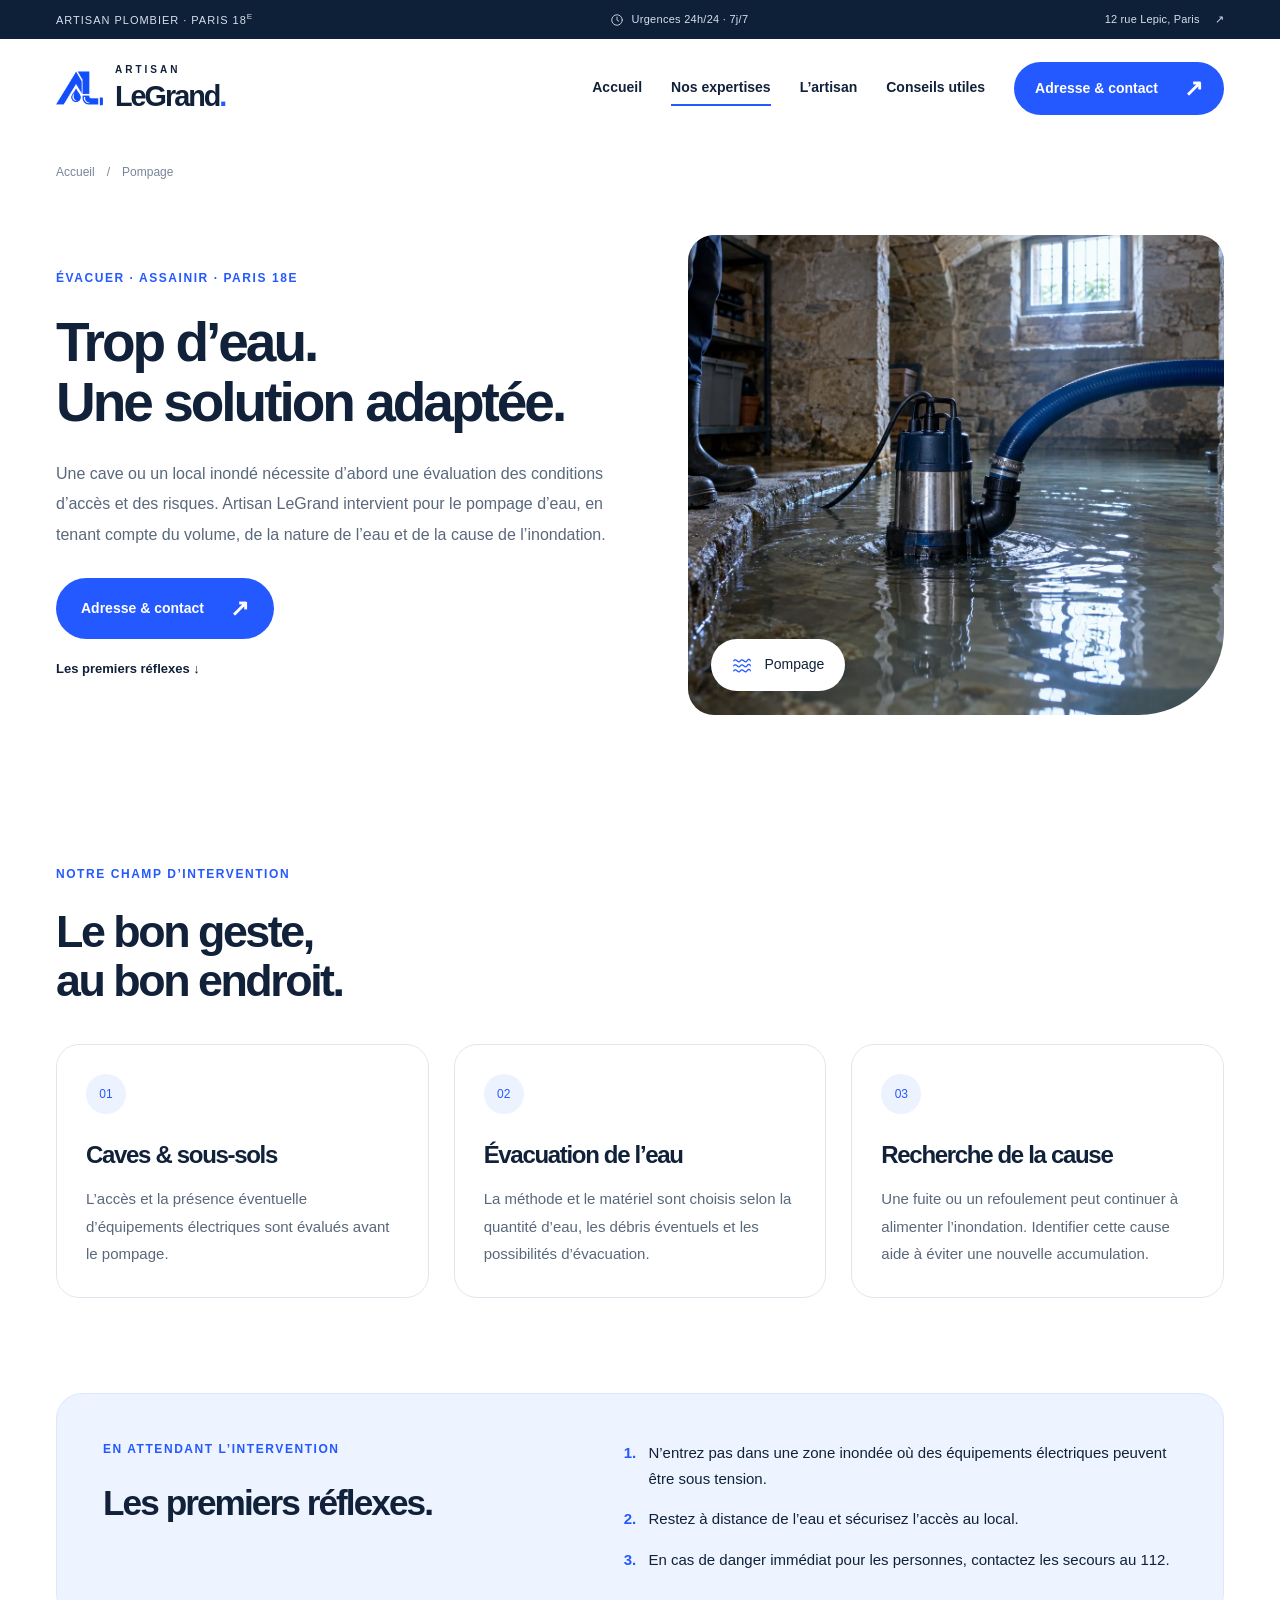
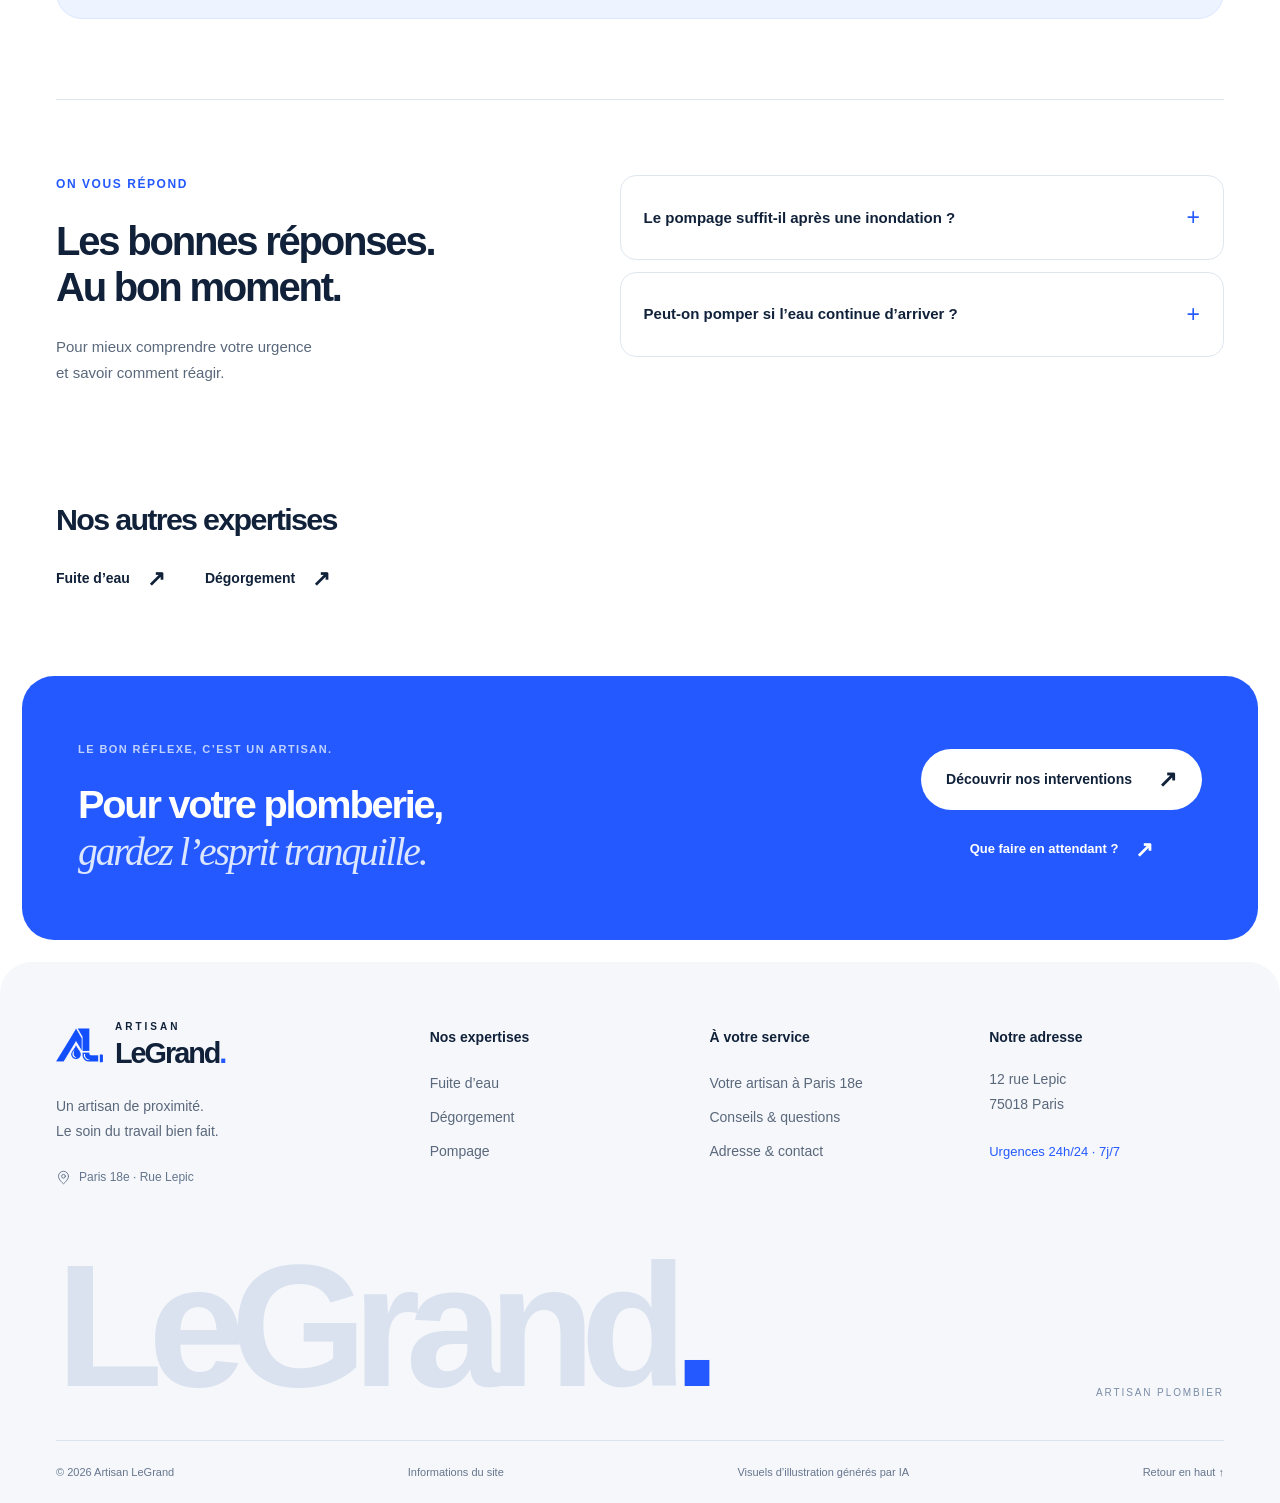
<file: pompage-inondation/index.html>
<!doctype html><html lang="fr" id="top"><head><meta charset="utf-8"><meta name="viewport" content="width=device-width,initial-scale=1"><title>Pompage à Paris 18e — Urgence 24h/24 | Artisan LeGrand</title><meta name="description" content="Pompage d’eau et intervention après inondation à Paris 18e : caves, sous-sols et locaux touchés par une arrivée d’eau."><meta name="theme-color" content="#101e31"><meta name="robots" content="index,follow,max-image-preview:large"><link rel="canonical" href="https://artisanlegrand.fr/pompage-inondation/"><link rel="icon" href="/assets/favicon.png"><link rel="stylesheet" href="/assets/style.css?v=2"><meta property="og:type" content="website"><meta property="og:locale" content="fr_FR"><meta property="og:site_name" content="Artisan LeGrand"><meta property="og:title" content="Pompage à Paris 18e — Urgence 24h/24 | Artisan LeGrand"><meta property="og:description" content="Pompage d’eau et intervention après inondation à Paris 18e : caves, sous-sols et locaux touchés par une arrivée d’eau."><meta property="og:url" content="https://artisanlegrand.fr/pompage-inondation/"><script type="application/ld+json">[{"@context":"https://schema.org","@type":"Plumber","@id":"https://artisanlegrand.fr/#artisan","name":"Artisan LeGrand","url":"https://artisanlegrand.fr","description":"Artisan plombier pour les urgences de plomberie, fuites, dégorgement et pompage à Paris 18e.","image":"https://artisanlegrand.fr/assets/plomberie.webp","logo":"https://artisanlegrand.fr/assets/logo.webp","address":{"@type":"PostalAddress","streetAddress":"12 rue Lepic","postalCode":"75018","addressLocality":"Paris","addressCountry":"FR"},"areaServed":{"@type":"Place","name":"Paris 18e arrondissement"},"openingHoursSpecification":{"@type":"OpeningHoursSpecification","dayOfWeek":["Monday","Tuesday","Wednesday","Thursday","Friday","Saturday","Sunday"],"opens":"00:00","closes":"23:59"}},{"@context":"https://schema.org","@type":"WebPage","name":"Pompage à Paris 18e — Urgence 24h/24 | Artisan LeGrand","description":"Pompage d’eau et intervention après inondation à Paris 18e : caves, sous-sols et locaux touchés par une arrivée d’eau.","url":"https://artisanlegrand.fr/pompage-inondation/","inLanguage":"fr-FR","about":{"@id":"https://artisanlegrand.fr/#artisan"}},{"@context":"https://schema.org","@type":"Service","@id":"https://artisanlegrand.fr/pompage-inondation/#service","name":"Pompage à Paris 18e","serviceType":"Pompage","description":"Pompage d’eau et intervention après inondation à Paris 18e : caves, sous-sols et locaux touchés par une arrivée d’eau.","url":"https://artisanlegrand.fr/pompage-inondation/","provider":{"@id":"https://artisanlegrand.fr/#artisan"},"areaServed":{"@type":"Place","name":"Paris 18e arrondissement"}},{"@context":"https://schema.org","@type":"BreadcrumbList","itemListElement":[{"@type":"ListItem","position":1,"name":"Accueil","item":"https://artisanlegrand.fr/"},{"@type":"ListItem","position":2,"name":"Pompage à Paris 18e — Urgence 24h/24 | Artisan LeGrand","item":"https://artisanlegrand.fr/pompage-inondation/"}]},{"@context":"https://schema.org","@type":"FAQPage","mainEntity":[{"@type":"Question","name":"Le pompage suffit-il après une inondation ?","acceptedAnswer":{"@type":"Answer","text":"Il retire l’eau accumulée, mais un nettoyage, un séchage ou une remise en état peuvent rester nécessaires selon les dégâts."}},{"@type":"Question","name":"Peut-on pomper si l’eau continue d’arriver ?","acceptedAnswer":{"@type":"Answer","text":"La cause et le débit de l’arrivée d’eau doivent être évalués. Le pompage seul peut ne pas résoudre la situation durablement."}}]}]</script><script src="/assets/site.js?v=2" defer></script></head><body><a class="skip" href="#main">Aller au contenu</a><div class="topbar"><span>ARTISAN PLOMBIER · PARIS 18<sup>E</sup></span><span><svg viewBox="0 0 24 24" fill="none" stroke="currentColor" stroke-width="1.5" stroke-linecap="round" stroke-linejoin="round" aria-hidden="true"><circle cx="12" cy="12" r="9"/><path d="M12 7v5l3 2"/></svg> Urgences 24h/24 · 7j/7</span><a href="/contact/">12 rue Lepic, Paris <span aria-hidden="true">↗</span></a></div><header class="header"><div class="nav-wrap"><a class="brand" href="/" aria-label="Artisan LeGrand — accueil"><img src="/assets/logo.webp" width="48" height="48" alt=""><span><small>ARTISAN</small><strong>LeGrand<span class="brand-dot">.</span></strong></span></a><button class="menu-toggle" aria-controls="nav" aria-expanded="false" aria-label="Ouvrir le menu"><span></span><span></span></button><nav id="nav" aria-label="Navigation principale"><a  href="/">Accueil</a><a aria-current="page" href="/services/">Nos expertises</a><a  href="/plombier-paris-18/">L’artisan</a><a href="/conseils/" >Conseils utiles</a><a class="button compact" href="/contact/" >Adresse & contact <span aria-hidden="true">↗</span></a></nav></div><div class="reading-progress" aria-hidden="true"></div></header><main id="main"><section class="detail-hero wrap"><div class="breadcrumbs"><a href="/">Accueil</a><span>/</span><span>Pompage</span></div><div class="detail-grid"><div><span class="eyebrow">ÉVACUER · ASSAINIR · PARIS 18E</span><h1>Trop d’eau.<br>Une solution adaptée.</h1><p>Une cave ou un local inondé nécessite d’abord une évaluation des conditions d’accès et des risques. Artisan LeGrand intervient pour le pompage d’eau, en tenant compte du volume, de la nature de l’eau et de la cause de l’inondation.</p><a href="/contact/" class="button">Adresse & contact <span aria-hidden="true">↗</span></a><a class="text-link detail-advice" href="#premiers-reflexes">Les premiers réflexes ↓</a></div><div class="detail-image"><img src="/assets/pompage.webp" width="1536" height="1024" alt="Pompage : illustration de l’intervention"><span class="detail-badge"><svg viewBox="0 0 24 24" fill="none" stroke="currentColor" stroke-width="1.5" stroke-linecap="round" stroke-linejoin="round" aria-hidden="true"><path d="M2 7c3-4 5 4 8 0s5 4 8 0 4 0 4 0M2 13c3-4 5 4 8 0s5 4 8 0 4 0 4 0M2 19c3-4 5 4 8 0s5 4 8 0 4 0 4 0"/></svg> Pompage</span></div></div></section><section class="section wrap"><span class="eyebrow">NOTRE CHAMP D’INTERVENTION</span><h2>Le bon geste,<br>au bon endroit.</h2><div class="steps-grid"><article class="step reveal"><span>01</span><h3>Caves & sous-sols</h3><p>L’accès et la présence éventuelle d’équipements électriques sont évalués avant le pompage.</p></article><article class="step reveal"><span>02</span><h3>Évacuation de l’eau</h3><p>La méthode et le matériel sont choisis selon la quantité d’eau, les débris éventuels et les possibilités d’évacuation.</p></article><article class="step reveal"><span>03</span><h3>Recherche de la cause</h3><p>Une fuite ou un refoulement peut continuer à alimenter l’inondation. Identifier cette cause aide à éviter une nouvelle accumulation.</p></article></div></section><section class="advice-panel wrap" id="premiers-reflexes"><div><span class="eyebrow">EN ATTENDANT L’INTERVENTION</span><h2>Les premiers réflexes.</h2></div><ol><li>N’entrez pas dans une zone inondée où des équipements électriques peuvent être sous tension.</li><li>Restez à distance de l’eau et sécurisez l’accès au local.</li><li>En cas de danger immédiat pour les personnes, contactez les secours au 112.</li></ol></section><section class="section wrap faq-section"><div><span class="eyebrow">ON VOUS RÉPOND</span><h2>Les bonnes réponses.<br>Au bon moment.</h2><p>Pour mieux comprendre votre urgence<br>et savoir comment réagir.</p></div><div class="faqs"><details><summary>Le pompage suffit-il après une inondation ?<span aria-hidden="true">+</span></summary><p>Il retire l’eau accumulée, mais un nettoyage, un séchage ou une remise en état peuvent rester nécessaires selon les dégâts.</p></details><details><summary>Peut-on pomper si l’eau continue d’arriver ?<span aria-hidden="true">+</span></summary><p>La cause et le débit de l’arrivée d’eau doivent être évalués. Le pompage seul peut ne pas résoudre la situation durablement.</p></details></div></section><section class="wrap related"><h2>Nos autres expertises</h2><div><a class="text-link" href="/reparation-fuite-eau/">Fuite d’eau <span aria-hidden="true">↗</span></a><a class="text-link" href="/degorgement-canalisation/">Dégorgement <span aria-hidden="true">↗</span></a></div></section></main><section class="closing"><div class="wrap closing-inner"><div><span class="eyebrow">LE BON RÉFLEXE, C’EST UN ARTISAN.</span><h2>Pour votre plomberie,<br><em>gardez l’esprit tranquille.</em></h2></div><div class="closing-actions"><a class="button light" href="/services/">Découvrir nos interventions <span aria-hidden="true">↗</span></a><a class="text-link" href="/conseils/">Que faire en attendant ? <span aria-hidden="true">↗</span></a></div></div></section><footer><div class="wrap footer-grid"><div><a class="brand" href="/" aria-label="Artisan LeGrand — accueil"><img src="/assets/logo.webp" width="48" height="48" alt=""><span><small>ARTISAN</small><strong>LeGrand<span class="brand-dot">.</span></strong></span></a><p>Un artisan de proximité.<br>Le soin du travail bien fait.</p><span class="footer-location"><svg viewBox="0 0 24 24" fill="none" stroke="currentColor" stroke-width="1.5" stroke-linecap="round" stroke-linejoin="round" aria-hidden="true"><path d="M20 10c0 6-8 12-8 12S4 16 4 10a8 8 0 1 1 16 0Z"/><circle cx="12" cy="10" r="3"/></svg> Paris 18e · Rue Lepic</span></div><div><h3>Nos expertises</h3><a href="/reparation-fuite-eau/">Fuite d’eau</a><a href="/degorgement-canalisation/">Dégorgement</a><a href="/pompage-inondation/">Pompage</a></div><div><h3>À votre service</h3><a href="/plombier-paris-18/">Votre artisan à Paris 18e</a><a href="/conseils/">Conseils & questions</a><a href="/contact/">Adresse & contact</a></div><div><h3>Notre adresse</h3><p>12 rue Lepic<br>75018 Paris</p><p class="footer-hours">Urgences 24h/24 · 7j/7</p></div></div><div class="wrap footer-signature" aria-hidden="true">LeGrand<span>.</span><small>ARTISAN PLOMBIER</small></div><div class="wrap footer-bottom"><span>© 2026 Artisan LeGrand</span><a href="/informations/">Informations du site</a><span>Visuels d’illustration générés par IA</span><a href="#top">Retour en haut ↑</a></div></footer></body></html>
</file>
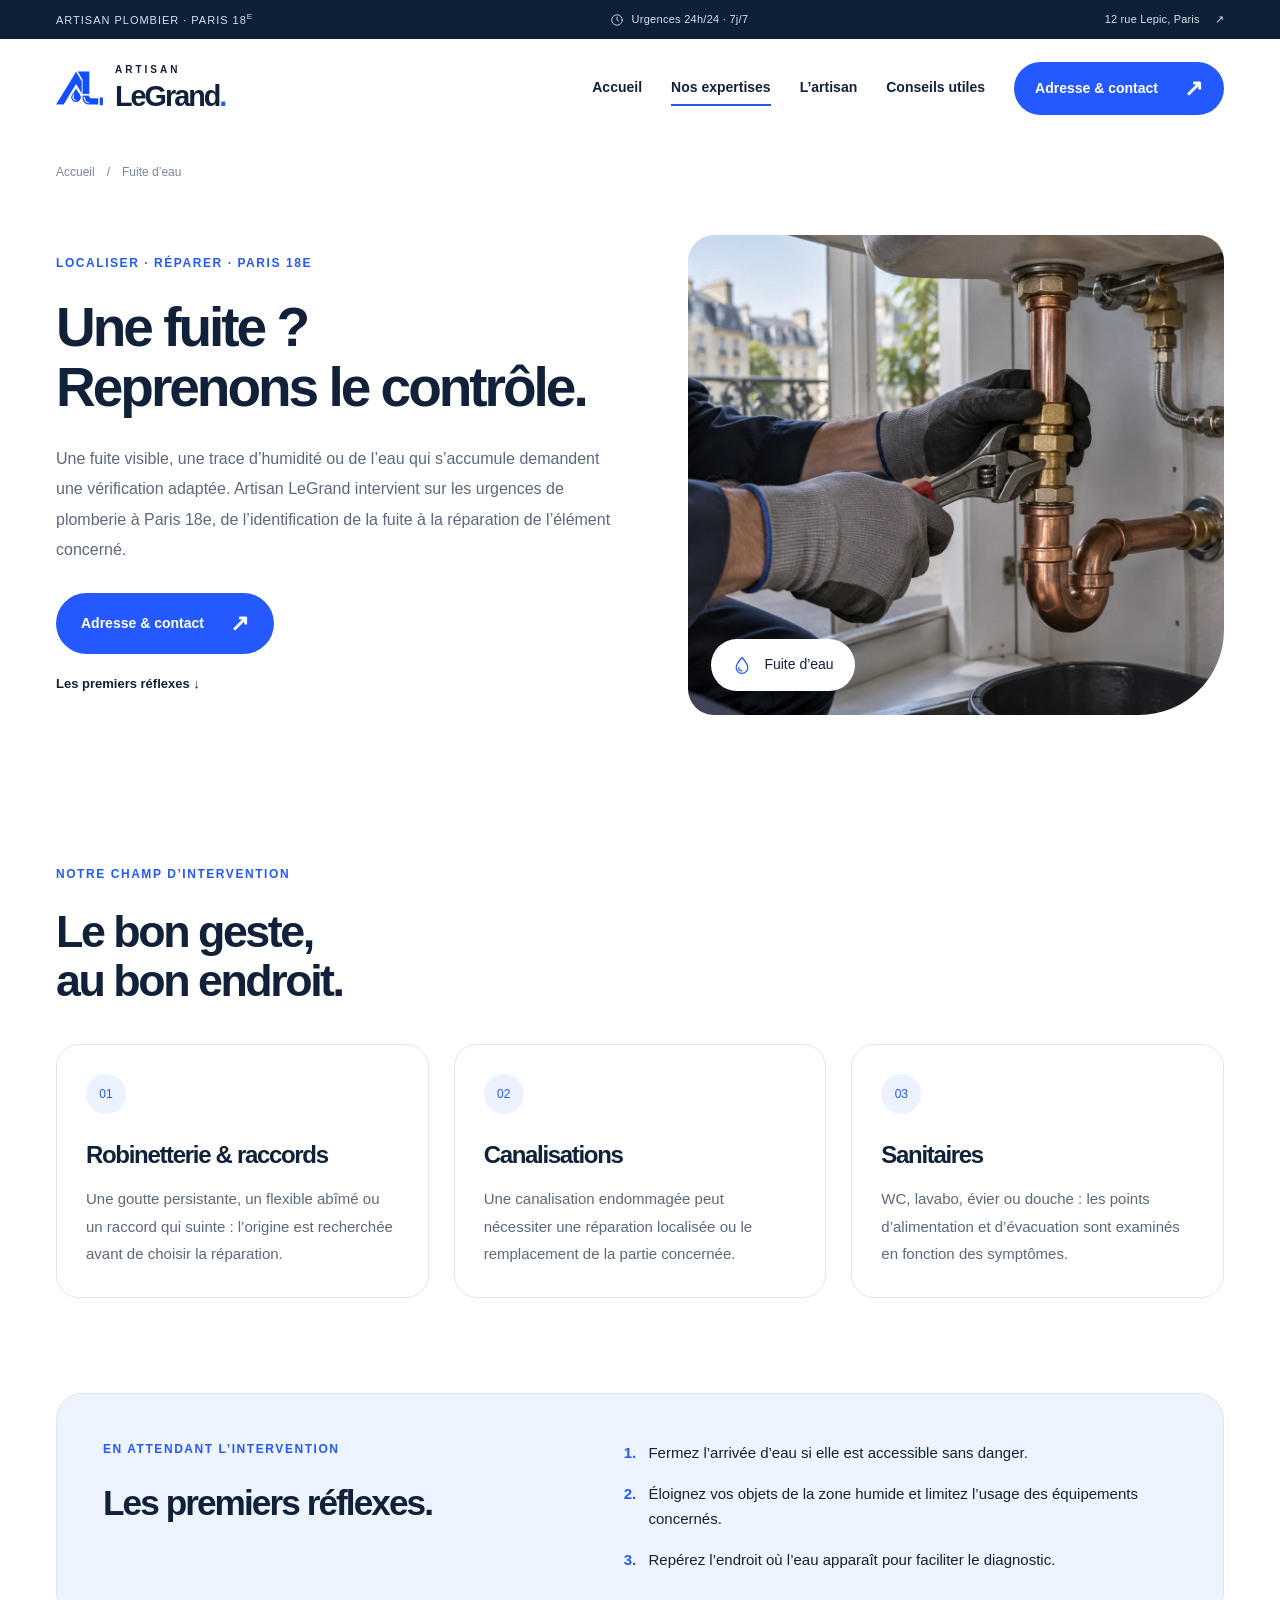
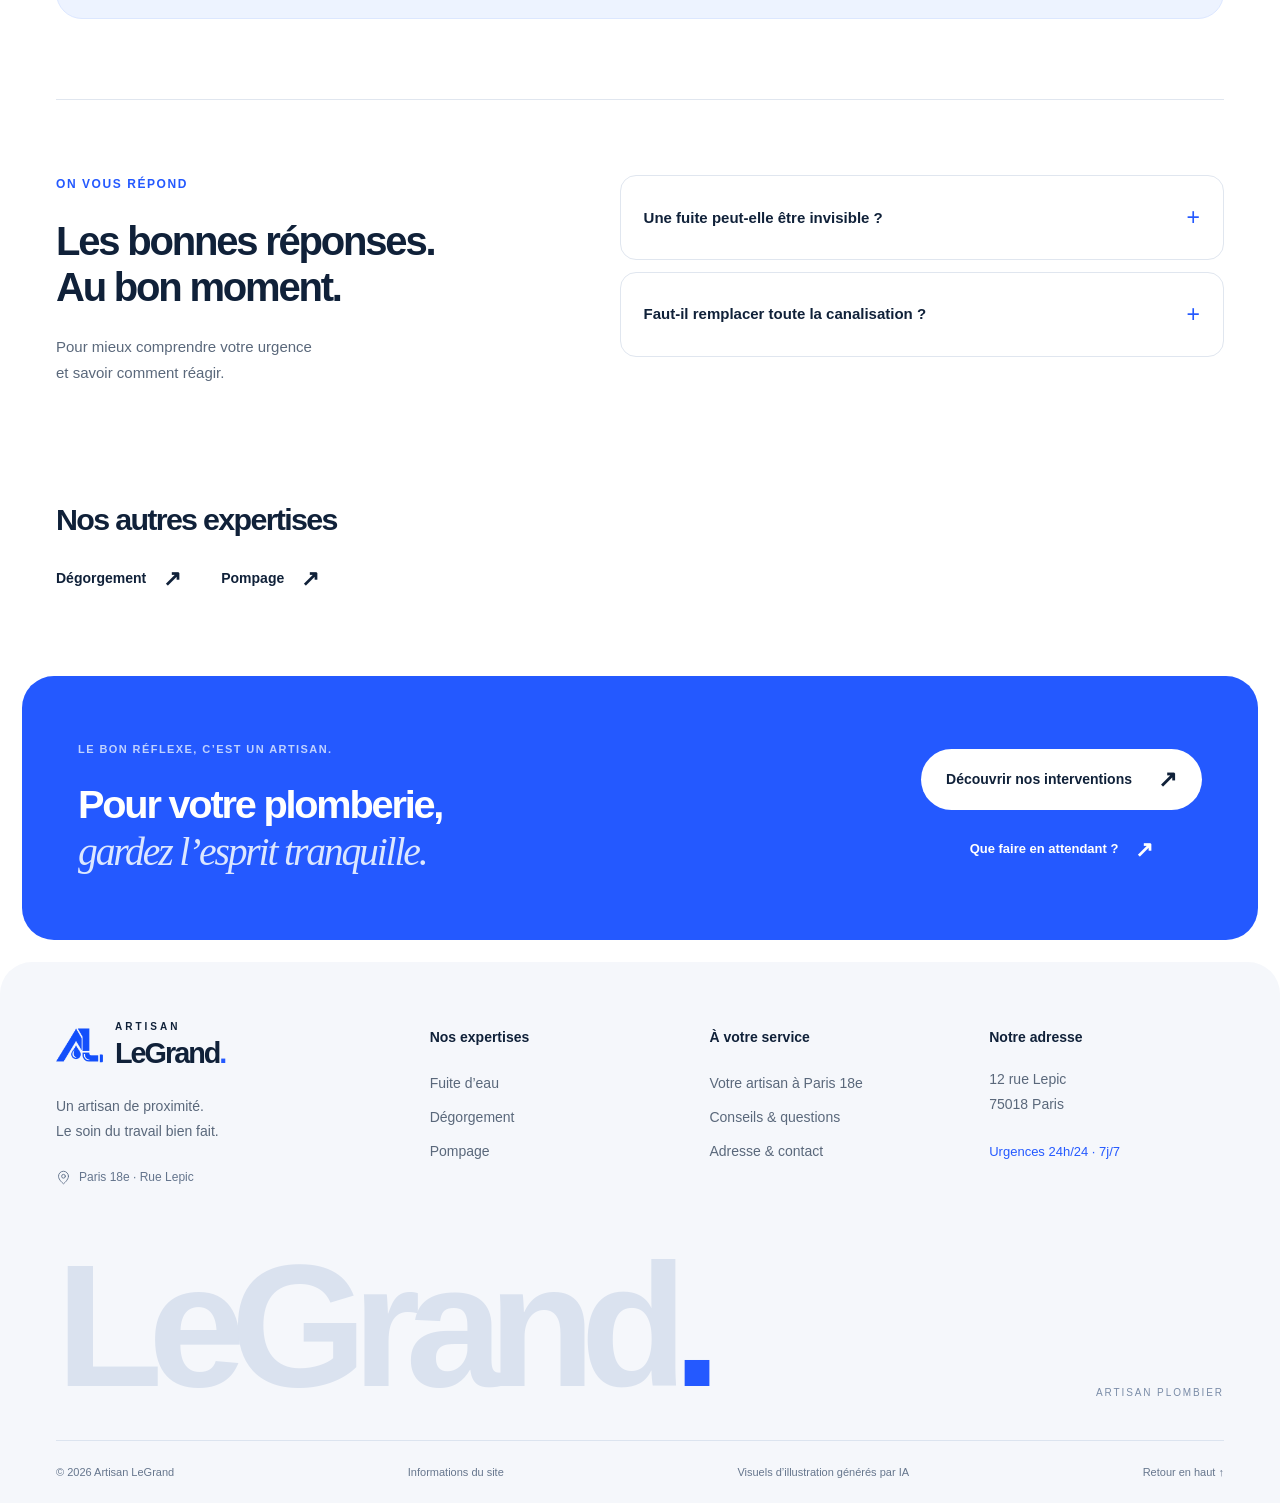
<file: reparation-fuite-eau/index.html>
<!doctype html><html lang="fr" id="top"><head><meta charset="utf-8"><meta name="viewport" content="width=device-width,initial-scale=1"><title>Fuite d’eau à Paris 18e — Urgence 24h/24 | Artisan LeGrand</title><meta name="description" content="Recherche et réparation de fuites d’eau à Paris 18e : robinetterie, raccords, tuyauterie et équipements sanitaires."><meta name="theme-color" content="#101e31"><meta name="robots" content="index,follow,max-image-preview:large"><link rel="canonical" href="https://artisanlegrand.fr/reparation-fuite-eau/"><link rel="icon" href="/assets/favicon.png"><link rel="stylesheet" href="/assets/style.css?v=2"><meta property="og:type" content="website"><meta property="og:locale" content="fr_FR"><meta property="og:site_name" content="Artisan LeGrand"><meta property="og:title" content="Fuite d’eau à Paris 18e — Urgence 24h/24 | Artisan LeGrand"><meta property="og:description" content="Recherche et réparation de fuites d’eau à Paris 18e : robinetterie, raccords, tuyauterie et équipements sanitaires."><meta property="og:url" content="https://artisanlegrand.fr/reparation-fuite-eau/"><script type="application/ld+json">[{"@context":"https://schema.org","@type":"Plumber","@id":"https://artisanlegrand.fr/#artisan","name":"Artisan LeGrand","url":"https://artisanlegrand.fr","description":"Artisan plombier pour les urgences de plomberie, fuites, dégorgement et pompage à Paris 18e.","image":"https://artisanlegrand.fr/assets/plomberie.webp","logo":"https://artisanlegrand.fr/assets/logo.webp","address":{"@type":"PostalAddress","streetAddress":"12 rue Lepic","postalCode":"75018","addressLocality":"Paris","addressCountry":"FR"},"areaServed":{"@type":"Place","name":"Paris 18e arrondissement"},"openingHoursSpecification":{"@type":"OpeningHoursSpecification","dayOfWeek":["Monday","Tuesday","Wednesday","Thursday","Friday","Saturday","Sunday"],"opens":"00:00","closes":"23:59"}},{"@context":"https://schema.org","@type":"WebPage","name":"Fuite d’eau à Paris 18e — Urgence 24h/24 | Artisan LeGrand","description":"Recherche et réparation de fuites d’eau à Paris 18e : robinetterie, raccords, tuyauterie et équipements sanitaires.","url":"https://artisanlegrand.fr/reparation-fuite-eau/","inLanguage":"fr-FR","about":{"@id":"https://artisanlegrand.fr/#artisan"}},{"@context":"https://schema.org","@type":"Service","@id":"https://artisanlegrand.fr/reparation-fuite-eau/#service","name":"Fuite d’eau à Paris 18e","serviceType":"Fuite d’eau","description":"Recherche et réparation de fuites d’eau à Paris 18e : robinetterie, raccords, tuyauterie et équipements sanitaires.","url":"https://artisanlegrand.fr/reparation-fuite-eau/","provider":{"@id":"https://artisanlegrand.fr/#artisan"},"areaServed":{"@type":"Place","name":"Paris 18e arrondissement"}},{"@context":"https://schema.org","@type":"BreadcrumbList","itemListElement":[{"@type":"ListItem","position":1,"name":"Accueil","item":"https://artisanlegrand.fr/"},{"@type":"ListItem","position":2,"name":"Fuite d’eau à Paris 18e — Urgence 24h/24 | Artisan LeGrand","item":"https://artisanlegrand.fr/reparation-fuite-eau/"}]},{"@context":"https://schema.org","@type":"FAQPage","mainEntity":[{"@type":"Question","name":"Une fuite peut-elle être invisible ?","acceptedAnswer":{"@type":"Answer","text":"Oui. Une humidité persistante, une trace au mur ou une consommation inhabituelle peuvent justifier une recherche. Ces signes ne suffisent pas, seuls, à établir l’origine du problème."}},{"@type":"Question","name":"Faut-il remplacer toute la canalisation ?","acceptedAnswer":{"@type":"Answer","text":"Pas systématiquement. La solution dépend de l’état de la conduite, de son accessibilité et de l’emplacement de la fuite."}}]}]</script><script src="/assets/site.js?v=2" defer></script></head><body><a class="skip" href="#main">Aller au contenu</a><div class="topbar"><span>ARTISAN PLOMBIER · PARIS 18<sup>E</sup></span><span><svg viewBox="0 0 24 24" fill="none" stroke="currentColor" stroke-width="1.5" stroke-linecap="round" stroke-linejoin="round" aria-hidden="true"><circle cx="12" cy="12" r="9"/><path d="M12 7v5l3 2"/></svg> Urgences 24h/24 · 7j/7</span><a href="/contact/">12 rue Lepic, Paris <span aria-hidden="true">↗</span></a></div><header class="header"><div class="nav-wrap"><a class="brand" href="/" aria-label="Artisan LeGrand — accueil"><img src="/assets/logo.webp" width="48" height="48" alt=""><span><small>ARTISAN</small><strong>LeGrand<span class="brand-dot">.</span></strong></span></a><button class="menu-toggle" aria-controls="nav" aria-expanded="false" aria-label="Ouvrir le menu"><span></span><span></span></button><nav id="nav" aria-label="Navigation principale"><a  href="/">Accueil</a><a aria-current="page" href="/services/">Nos expertises</a><a  href="/plombier-paris-18/">L’artisan</a><a href="/conseils/" >Conseils utiles</a><a class="button compact" href="/contact/" >Adresse & contact <span aria-hidden="true">↗</span></a></nav></div><div class="reading-progress" aria-hidden="true"></div></header><main id="main"><section class="detail-hero wrap"><div class="breadcrumbs"><a href="/">Accueil</a><span>/</span><span>Fuite d’eau</span></div><div class="detail-grid"><div><span class="eyebrow">LOCALISER · RÉPARER · PARIS 18E</span><h1>Une fuite ?<br>Reprenons le contrôle.</h1><p>Une fuite visible, une trace d’humidité ou de l’eau qui s’accumule demandent une vérification adaptée. Artisan LeGrand intervient sur les urgences de plomberie à Paris 18e, de l’identification de la fuite à la réparation de l’élément concerné.</p><a href="/contact/" class="button">Adresse & contact <span aria-hidden="true">↗</span></a><a class="text-link detail-advice" href="#premiers-reflexes">Les premiers réflexes ↓</a></div><div class="detail-image"><img src="/assets/plomberie.webp" width="1536" height="1024" alt="Fuite d’eau : illustration de l’intervention"><span class="detail-badge"><svg viewBox="0 0 24 24" fill="none" stroke="currentColor" stroke-width="1.5" stroke-linecap="round" stroke-linejoin="round" aria-hidden="true"><path d="M12 3s-7 8-7 12a7 7 0 0 0 14 0c0-4-7-12-7-12Z"/><path d="M8 15a4 4 0 0 0 4 4"/></svg> Fuite d’eau</span></div></div></section><section class="section wrap"><span class="eyebrow">NOTRE CHAMP D’INTERVENTION</span><h2>Le bon geste,<br>au bon endroit.</h2><div class="steps-grid"><article class="step reveal"><span>01</span><h3>Robinetterie & raccords</h3><p>Une goutte persistante, un flexible abîmé ou un raccord qui suinte : l’origine est recherchée avant de choisir la réparation.</p></article><article class="step reveal"><span>02</span><h3>Canalisations</h3><p>Une canalisation endommagée peut nécessiter une réparation localisée ou le remplacement de la partie concernée.</p></article><article class="step reveal"><span>03</span><h3>Sanitaires</h3><p>WC, lavabo, évier ou douche : les points d’alimentation et d’évacuation sont examinés en fonction des symptômes.</p></article></div></section><section class="advice-panel wrap" id="premiers-reflexes"><div><span class="eyebrow">EN ATTENDANT L’INTERVENTION</span><h2>Les premiers réflexes.</h2></div><ol><li>Fermez l’arrivée d’eau si elle est accessible sans danger.</li><li>Éloignez vos objets de la zone humide et limitez l’usage des équipements concernés.</li><li>Repérez l’endroit où l’eau apparaît pour faciliter le diagnostic.</li></ol></section><section class="section wrap faq-section"><div><span class="eyebrow">ON VOUS RÉPOND</span><h2>Les bonnes réponses.<br>Au bon moment.</h2><p>Pour mieux comprendre votre urgence<br>et savoir comment réagir.</p></div><div class="faqs"><details><summary>Une fuite peut-elle être invisible ?<span aria-hidden="true">+</span></summary><p>Oui. Une humidité persistante, une trace au mur ou une consommation inhabituelle peuvent justifier une recherche. Ces signes ne suffisent pas, seuls, à établir l’origine du problème.</p></details><details><summary>Faut-il remplacer toute la canalisation ?<span aria-hidden="true">+</span></summary><p>Pas systématiquement. La solution dépend de l’état de la conduite, de son accessibilité et de l’emplacement de la fuite.</p></details></div></section><section class="wrap related"><h2>Nos autres expertises</h2><div><a class="text-link" href="/degorgement-canalisation/">Dégorgement <span aria-hidden="true">↗</span></a><a class="text-link" href="/pompage-inondation/">Pompage <span aria-hidden="true">↗</span></a></div></section></main><section class="closing"><div class="wrap closing-inner"><div><span class="eyebrow">LE BON RÉFLEXE, C’EST UN ARTISAN.</span><h2>Pour votre plomberie,<br><em>gardez l’esprit tranquille.</em></h2></div><div class="closing-actions"><a class="button light" href="/services/">Découvrir nos interventions <span aria-hidden="true">↗</span></a><a class="text-link" href="/conseils/">Que faire en attendant ? <span aria-hidden="true">↗</span></a></div></div></section><footer><div class="wrap footer-grid"><div><a class="brand" href="/" aria-label="Artisan LeGrand — accueil"><img src="/assets/logo.webp" width="48" height="48" alt=""><span><small>ARTISAN</small><strong>LeGrand<span class="brand-dot">.</span></strong></span></a><p>Un artisan de proximité.<br>Le soin du travail bien fait.</p><span class="footer-location"><svg viewBox="0 0 24 24" fill="none" stroke="currentColor" stroke-width="1.5" stroke-linecap="round" stroke-linejoin="round" aria-hidden="true"><path d="M20 10c0 6-8 12-8 12S4 16 4 10a8 8 0 1 1 16 0Z"/><circle cx="12" cy="10" r="3"/></svg> Paris 18e · Rue Lepic</span></div><div><h3>Nos expertises</h3><a href="/reparation-fuite-eau/">Fuite d’eau</a><a href="/degorgement-canalisation/">Dégorgement</a><a href="/pompage-inondation/">Pompage</a></div><div><h3>À votre service</h3><a href="/plombier-paris-18/">Votre artisan à Paris 18e</a><a href="/conseils/">Conseils & questions</a><a href="/contact/">Adresse & contact</a></div><div><h3>Notre adresse</h3><p>12 rue Lepic<br>75018 Paris</p><p class="footer-hours">Urgences 24h/24 · 7j/7</p></div></div><div class="wrap footer-signature" aria-hidden="true">LeGrand<span>.</span><small>ARTISAN PLOMBIER</small></div><div class="wrap footer-bottom"><span>© 2026 Artisan LeGrand</span><a href="/informations/">Informations du site</a><span>Visuels d’illustration générés par IA</span><a href="#top">Retour en haut ↑</a></div></footer></body></html>
</file>
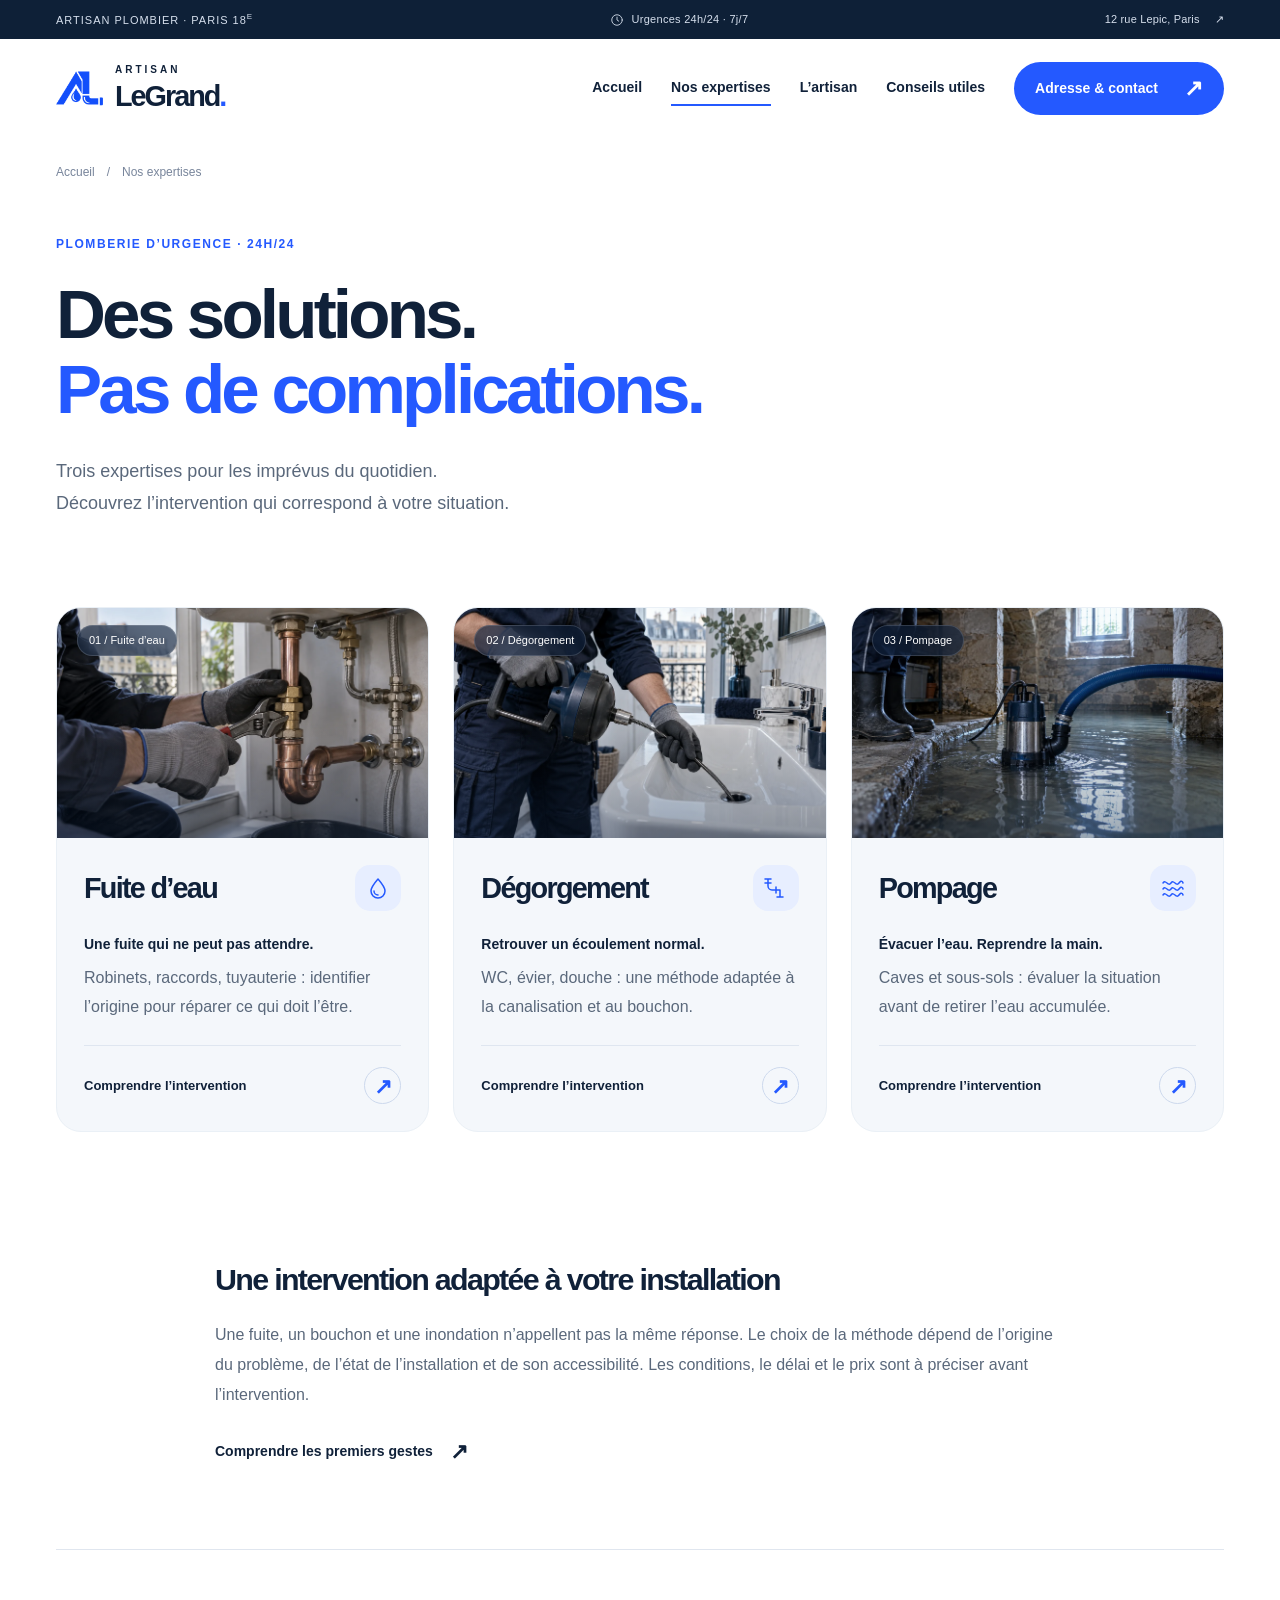
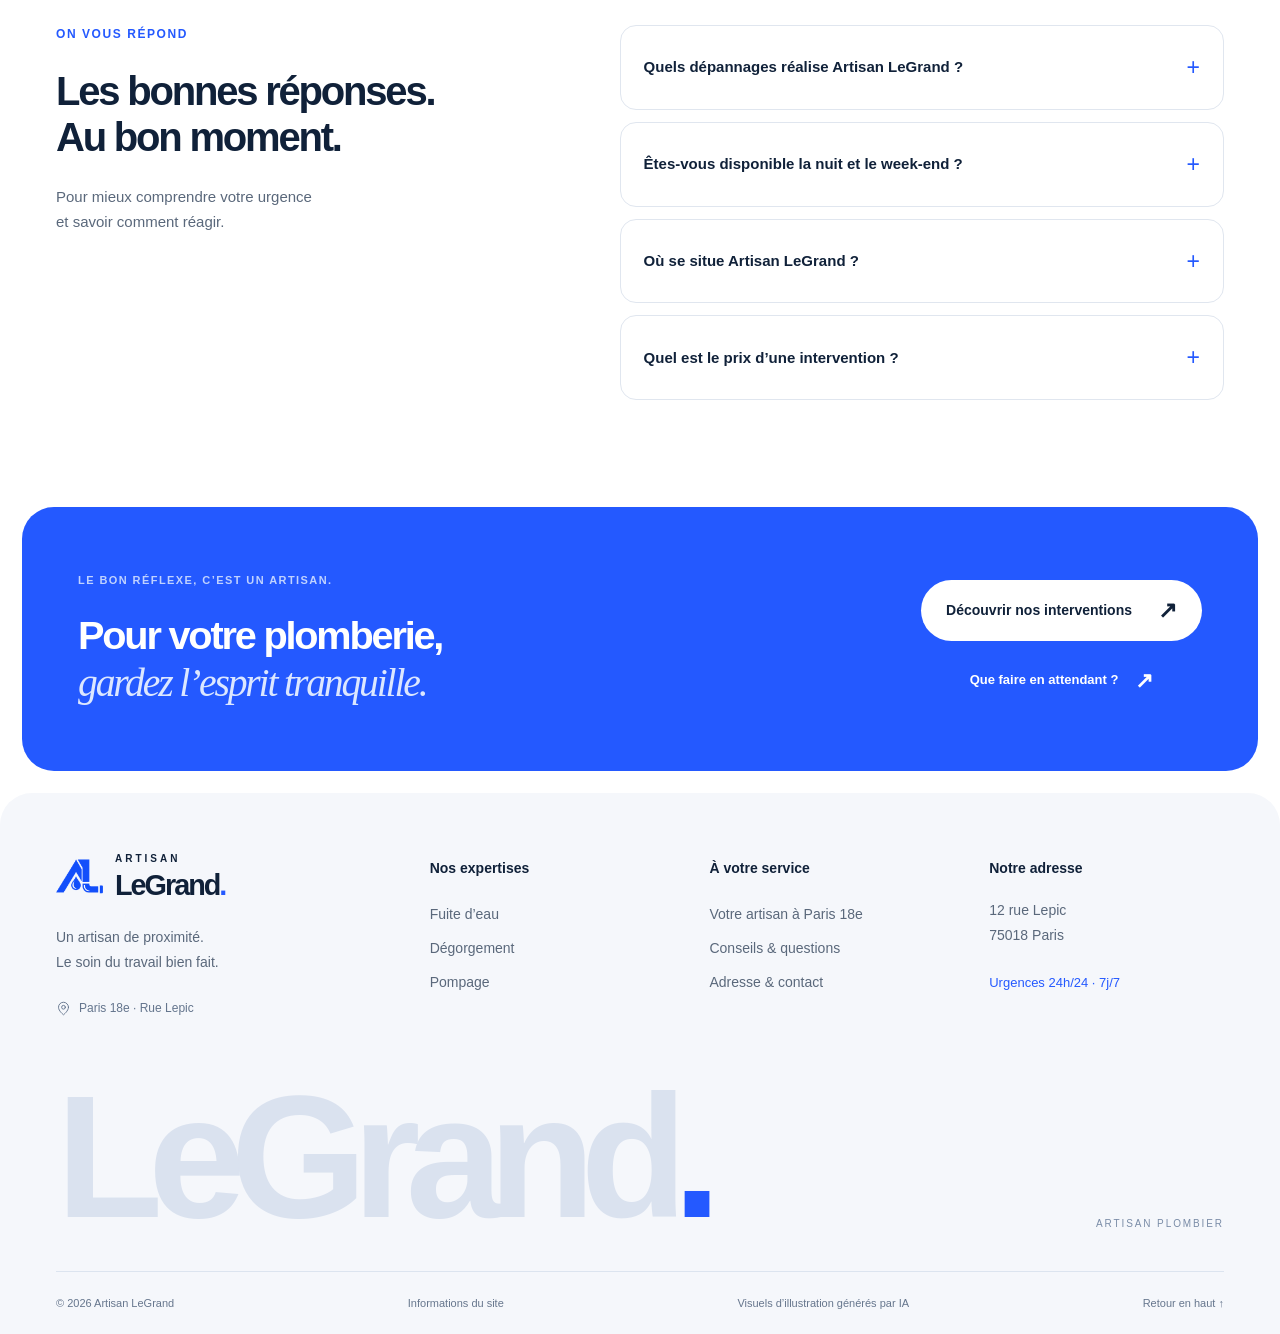
<file: services/index.html>
<!doctype html><html lang="fr" id="top"><head><meta charset="utf-8"><meta name="viewport" content="width=device-width,initial-scale=1"><title>Nos services de plomberie à Paris 18e | Artisan LeGrand</title><meta name="description" content="Découvrez les interventions d’Artisan LeGrand : réparation de fuite d’eau, dégorgement de canalisations et pompage à Paris 18e."><meta name="theme-color" content="#101e31"><meta name="robots" content="index,follow,max-image-preview:large"><link rel="canonical" href="https://artisanlegrand.fr/services/"><link rel="icon" href="/assets/favicon.png"><link rel="stylesheet" href="/assets/style.css?v=2"><meta property="og:type" content="website"><meta property="og:locale" content="fr_FR"><meta property="og:site_name" content="Artisan LeGrand"><meta property="og:title" content="Nos services de plomberie à Paris 18e | Artisan LeGrand"><meta property="og:description" content="Découvrez les interventions d’Artisan LeGrand : réparation de fuite d’eau, dégorgement de canalisations et pompage à Paris 18e."><meta property="og:url" content="https://artisanlegrand.fr/services/"><script type="application/ld+json">[{"@context":"https://schema.org","@type":"Plumber","@id":"https://artisanlegrand.fr/#artisan","name":"Artisan LeGrand","url":"https://artisanlegrand.fr","description":"Artisan plombier pour les urgences de plomberie, fuites, dégorgement et pompage à Paris 18e.","image":"https://artisanlegrand.fr/assets/plomberie.webp","logo":"https://artisanlegrand.fr/assets/logo.webp","address":{"@type":"PostalAddress","streetAddress":"12 rue Lepic","postalCode":"75018","addressLocality":"Paris","addressCountry":"FR"},"areaServed":{"@type":"Place","name":"Paris 18e arrondissement"},"openingHoursSpecification":{"@type":"OpeningHoursSpecification","dayOfWeek":["Monday","Tuesday","Wednesday","Thursday","Friday","Saturday","Sunday"],"opens":"00:00","closes":"23:59"}},{"@context":"https://schema.org","@type":"WebPage","name":"Nos services de plomberie à Paris 18e | Artisan LeGrand","description":"Découvrez les interventions d’Artisan LeGrand : réparation de fuite d’eau, dégorgement de canalisations et pompage à Paris 18e.","url":"https://artisanlegrand.fr/services/","inLanguage":"fr-FR","about":{"@id":"https://artisanlegrand.fr/#artisan"}},{"@context":"https://schema.org","@type":"BreadcrumbList","itemListElement":[{"@type":"ListItem","position":1,"name":"Accueil","item":"https://artisanlegrand.fr/"},{"@type":"ListItem","position":2,"name":"Nos services de plomberie à Paris 18e | Artisan LeGrand","item":"https://artisanlegrand.fr/services/"}]},{"@context":"https://schema.org","@type":"FAQPage","mainEntity":[{"@type":"Question","name":"Quels dépannages réalise Artisan LeGrand ?","acceptedAnswer":{"@type":"Answer","text":"Artisan LeGrand intervient pour les urgences plomberie : fuites d’eau, dégorgement de canalisations et pompage, à Paris 18e."}},{"@type":"Question","name":"Êtes-vous disponible la nuit et le week-end ?","acceptedAnswer":{"@type":"Answer","text":"L’activité d’urgence est annoncée 24h/24 et 7j/7. Les disponibilités et les conditions d’intervention doivent être confirmées au moment de la prise de contact."}},{"@type":"Question","name":"Où se situe Artisan LeGrand ?","acceptedAnswer":{"@type":"Answer","text":"L’adresse est le 12 rue Lepic, 75018 Paris. Les demandes hors du 18e arrondissement sont à confirmer avant intervention."}},{"@type":"Question","name":"Quel est le prix d’une intervention ?","acceptedAnswer":{"@type":"Answer","text":"Le tarif dépend du problème, de l’accès, des pièces éventuelles et de l’horaire. Aucun prix fixe n’est annoncé sur ce site ; demandez les conditions et le montant avant de faire réaliser les travaux."}}]}]</script><script src="/assets/site.js?v=2" defer></script></head><body><a class="skip" href="#main">Aller au contenu</a><div class="topbar"><span>ARTISAN PLOMBIER · PARIS 18<sup>E</sup></span><span><svg viewBox="0 0 24 24" fill="none" stroke="currentColor" stroke-width="1.5" stroke-linecap="round" stroke-linejoin="round" aria-hidden="true"><circle cx="12" cy="12" r="9"/><path d="M12 7v5l3 2"/></svg> Urgences 24h/24 · 7j/7</span><a href="/contact/">12 rue Lepic, Paris <span aria-hidden="true">↗</span></a></div><header class="header"><div class="nav-wrap"><a class="brand" href="/" aria-label="Artisan LeGrand — accueil"><img src="/assets/logo.webp" width="48" height="48" alt=""><span><small>ARTISAN</small><strong>LeGrand<span class="brand-dot">.</span></strong></span></a><button class="menu-toggle" aria-controls="nav" aria-expanded="false" aria-label="Ouvrir le menu"><span></span><span></span></button><nav id="nav" aria-label="Navigation principale"><a  href="/">Accueil</a><a aria-current="page" href="/services/">Nos expertises</a><a  href="/plombier-paris-18/">L’artisan</a><a href="/conseils/" >Conseils utiles</a><a class="button compact" href="/contact/" >Adresse & contact <span aria-hidden="true">↗</span></a></nav></div><div class="reading-progress" aria-hidden="true"></div></header><main id="main"><section class="page-intro wrap"><div class="breadcrumbs"><a href="/">Accueil</a><span>/</span><span>Nos expertises</span></div><span class="eyebrow">PLOMBERIE D’URGENCE · 24H/24</span><h1>Des solutions.<br><span>Pas de complications.</span></h1><p>Trois expertises pour les imprévus du quotidien.<br>Découvrez l’intervention qui correspond à votre situation.</p></section><section class="wrap section compact-section"><div class="service-grid"><a class="service-card reveal" href="/reparation-fuite-eau/"><div class="card-photo"><img src="/assets/plomberie.webp" width="1536" height="1024" loading="lazy" decoding="async" alt="Fuite d’eau : illustration de l’intervention"><span class="photo-category">01 / Fuite d’eau</span></div><div class="card-body"><div class="card-title"><h3>Fuite d’eau</h3><span class="service-icon"><svg viewBox="0 0 24 24" fill="none" stroke="currentColor" stroke-width="1.5" stroke-linecap="round" stroke-linejoin="round" aria-hidden="true"><path d="M12 3s-7 8-7 12a7 7 0 0 0 14 0c0-4-7-12-7-12Z"/><path d="M8 15a4 4 0 0 0 4 4"/></svg></span></div><strong class="service-summary">Une fuite qui ne peut pas attendre.</strong><p>Robinets, raccords, tuyauterie : identifier l’origine pour réparer ce qui doit l’être.</p><span class="card-link">Comprendre l’intervention <span class="link-circle" aria-hidden="true">↗</span></span></div></a><a class="service-card reveal" href="/degorgement-canalisation/"><div class="card-photo"><img src="/assets/degorgement.webp" width="1536" height="1024" loading="lazy" decoding="async" alt="Dégorgement : illustration de l’intervention"><span class="photo-category">02 / Dégorgement</span></div><div class="card-body"><div class="card-title"><h3>Dégorgement</h3><span class="service-icon"><svg viewBox="0 0 24 24" fill="none" stroke="currentColor" stroke-width="1.5" stroke-linecap="round" stroke-linejoin="round" aria-hidden="true"><path d="M4 3v7a4 4 0 0 0 4 4h8v7M1 3h6M13 21h6M4 7H1m3 0h3M12 11v6"/></svg></span></div><strong class="service-summary">Retrouver un écoulement normal.</strong><p>WC, évier, douche : une méthode adaptée à la canalisation et au bouchon.</p><span class="card-link">Comprendre l’intervention <span class="link-circle" aria-hidden="true">↗</span></span></div></a><a class="service-card reveal" href="/pompage-inondation/"><div class="card-photo"><img src="/assets/pompage.webp" width="1536" height="1024" loading="lazy" decoding="async" alt="Pompage : illustration de l’intervention"><span class="photo-category">03 / Pompage</span></div><div class="card-body"><div class="card-title"><h3>Pompage</h3><span class="service-icon"><svg viewBox="0 0 24 24" fill="none" stroke="currentColor" stroke-width="1.5" stroke-linecap="round" stroke-linejoin="round" aria-hidden="true"><path d="M2 7c3-4 5 4 8 0s5 4 8 0 4 0 4 0M2 13c3-4 5 4 8 0s5 4 8 0 4 0 4 0M2 19c3-4 5 4 8 0s5 4 8 0 4 0 4 0"/></svg></span></div><strong class="service-summary">Évacuer l’eau. Reprendre la main.</strong><p>Caves et sous-sols : évaluer la situation avant de retirer l’eau accumulée.</p><span class="card-link">Comprendre l’intervention <span class="link-circle" aria-hidden="true">↗</span></span></div></a></div></section><section class="wrap editorial"><h2>Une intervention adaptée à votre installation</h2><p>Une fuite, un bouchon et une inondation n’appellent pas la même réponse. Le choix de la méthode dépend de l’origine du problème, de l’état de l’installation et de son accessibilité. Les conditions, le délai et le prix sont à préciser avant l’intervention.</p><a class="text-link" href="/conseils/">Comprendre les premiers gestes <span aria-hidden="true">↗</span></a></section><section class="section wrap faq-section"><div><span class="eyebrow">ON VOUS RÉPOND</span><h2>Les bonnes réponses.<br>Au bon moment.</h2><p>Pour mieux comprendre votre urgence<br>et savoir comment réagir.</p></div><div class="faqs"><details><summary>Quels dépannages réalise Artisan LeGrand ?<span aria-hidden="true">+</span></summary><p>Artisan LeGrand intervient pour les urgences plomberie : fuites d’eau, dégorgement de canalisations et pompage, à Paris 18e.</p></details><details><summary>Êtes-vous disponible la nuit et le week-end ?<span aria-hidden="true">+</span></summary><p>L’activité d’urgence est annoncée 24h/24 et 7j/7. Les disponibilités et les conditions d’intervention doivent être confirmées au moment de la prise de contact.</p></details><details><summary>Où se situe Artisan LeGrand ?<span aria-hidden="true">+</span></summary><p>L’adresse est le 12 rue Lepic, 75018 Paris. Les demandes hors du 18e arrondissement sont à confirmer avant intervention.</p></details><details><summary>Quel est le prix d’une intervention ?<span aria-hidden="true">+</span></summary><p>Le tarif dépend du problème, de l’accès, des pièces éventuelles et de l’horaire. Aucun prix fixe n’est annoncé sur ce site ; demandez les conditions et le montant avant de faire réaliser les travaux.</p></details></div></section></main><section class="closing"><div class="wrap closing-inner"><div><span class="eyebrow">LE BON RÉFLEXE, C’EST UN ARTISAN.</span><h2>Pour votre plomberie,<br><em>gardez l’esprit tranquille.</em></h2></div><div class="closing-actions"><a class="button light" href="/services/">Découvrir nos interventions <span aria-hidden="true">↗</span></a><a class="text-link" href="/conseils/">Que faire en attendant ? <span aria-hidden="true">↗</span></a></div></div></section><footer><div class="wrap footer-grid"><div><a class="brand" href="/" aria-label="Artisan LeGrand — accueil"><img src="/assets/logo.webp" width="48" height="48" alt=""><span><small>ARTISAN</small><strong>LeGrand<span class="brand-dot">.</span></strong></span></a><p>Un artisan de proximité.<br>Le soin du travail bien fait.</p><span class="footer-location"><svg viewBox="0 0 24 24" fill="none" stroke="currentColor" stroke-width="1.5" stroke-linecap="round" stroke-linejoin="round" aria-hidden="true"><path d="M20 10c0 6-8 12-8 12S4 16 4 10a8 8 0 1 1 16 0Z"/><circle cx="12" cy="10" r="3"/></svg> Paris 18e · Rue Lepic</span></div><div><h3>Nos expertises</h3><a href="/reparation-fuite-eau/">Fuite d’eau</a><a href="/degorgement-canalisation/">Dégorgement</a><a href="/pompage-inondation/">Pompage</a></div><div><h3>À votre service</h3><a href="/plombier-paris-18/">Votre artisan à Paris 18e</a><a href="/conseils/">Conseils & questions</a><a href="/contact/">Adresse & contact</a></div><div><h3>Notre adresse</h3><p>12 rue Lepic<br>75018 Paris</p><p class="footer-hours">Urgences 24h/24 · 7j/7</p></div></div><div class="wrap footer-signature" aria-hidden="true">LeGrand<span>.</span><small>ARTISAN PLOMBIER</small></div><div class="wrap footer-bottom"><span>© 2026 Artisan LeGrand</span><a href="/informations/">Informations du site</a><span>Visuels d’illustration générés par IA</span><a href="#top">Retour en haut ↑</a></div></footer></body></html>
</file>
<file: assets/style.css>
:root{--ink:#102139;--muted:#5a687b;--blue:#2459ff;--night:#0e2037;--line:#e0e6ef;--surface:#f4f7fb;--radius:28px;--ease:cubic-bezier(.2,.7,.2,1)}*{box-sizing:border-box}html{scroll-behavior:smooth;scroll-padding-top:110px}body{margin:0;background:#fff;color:var(--ink);font-family:'Avenir Next',Avenir,'Segoe UI',Arial,sans-serif;font-size:16px;line-height:1.7;-webkit-font-smoothing:antialiased}a{color:inherit;text-decoration:none}button{font:inherit}img{display:block;max-width:100%}svg{width:24px;height:24px;flex-shrink:0}h1,h2,h3{margin:0;font-weight:600;line-height:1.08;letter-spacing:-.055em}h1{font-size:clamp(2.75rem,5.4vw,4.8rem)}h2{font-size:clamp(2.2rem,3.5vw,3.3rem)}h3{font-size:1.65rem}p{margin:0 0 23px;color:var(--muted)}em{font-family:Georgia,'Times New Roman',serif;font-weight:400}h1>span:not(.headline-line){color:var(--blue)}.wrap{width:min(1232px,calc(100% - 112px));margin-inline:auto}.eyebrow{display:block;color:var(--blue);font-size:.75rem;font-weight:700;letter-spacing:.13em;line-height:1.65;margin-bottom:23px}.button{display:inline-flex;gap:26px;justify-content:space-between;align-items:center;border-radius:100px;background:var(--blue);color:white;padding:19px 25px;font-size:.875rem;font-weight:600;line-height:1.5;transition:transform .3s var(--ease),background .3s,box-shadow .3s}.button>span{font-size:23px;line-height:1;transition:transform .3s}.button:hover{background:#1647e2;transform:translateY(-3px);box-shadow:0 10px 25px #2459ff25}.button:hover>span{transform:translate(3px,-3px)}.button.compact{padding:15px 21px}.button.light{background:#fff;color:var(--ink)}.button.light:hover{background:#edf3ff}.text-link{display:inline-flex;gap:17px;align-items:center;font-weight:600;font-size:.875rem;position:relative;line-height:1.6}.text-link>span{font-size:22px;transition:transform .3s}.text-link:after{content:'';position:absolute;bottom:-4px;left:0;right:0;height:1px;background:currentColor;transform:scaleX(0);transform-origin:left;transition:transform .35s}.text-link:hover:after{transform:scaleX(1)}.text-link:hover>span{transform:translate(3px,-3px)}.topbar{padding:10px max(56px,calc((100vw - 1232px)/2));background:var(--night);color:#d6dfed;display:flex;justify-content:space-between;align-items:center;gap:20px;font-size:.6875rem;letter-spacing:.09em}.topbar>span:nth-child(2){display:flex;gap:8px;align-items:center;letter-spacing:.025em}.topbar svg{width:14px;height:14px}.topbar>a{letter-spacing:.015em}.topbar>a span{margin-left:12px}.topbar sup{font-size:.5rem}.header{position:sticky;top:0;z-index:30;background:#fffffff5;backdrop-filter:blur(18px);transition:box-shadow .3s}.header.scrolled{box-shadow:0 6px 25px #1323400b}.nav-wrap{width:min(1232px,calc(100% - 112px));margin:auto;min-height:98px;display:flex;align-items:center;justify-content:space-between;gap:25px}.brand{display:inline-flex;gap:12px;align-items:center;line-height:1;flex-shrink:0}.brand img{width:47px;height:47px;object-fit:contain}.brand small{display:block;font-size:.625rem;font-weight:600;letter-spacing:.3em;margin-bottom:7px}.brand strong{font-size:1.8rem;letter-spacing:-.07em}.brand-dot{color:var(--blue)}#nav{display:flex;gap:29px;align-items:center;font-weight:600;font-size:.875rem}#nav>a:not(.button){position:relative;padding-block:15px}#nav>a:not(.button):after{content:'';height:2px;position:absolute;left:0;right:0;bottom:9px;background:var(--blue);transform:scaleX(0);transform-origin:left;transition:transform .3s}#nav>a:hover:after,#nav>a[aria-current]:after{transform:scaleX(1)}.menu-toggle{display:none}.reading-progress{height:2px;position:absolute;bottom:0;left:0;right:0;transform:scaleX(var(--progress,0));transform-origin:left;background:var(--blue);pointer-events:none}.skip{position:fixed;left:20px;top:-100px;z-index:100;background:var(--night);color:white;padding:15px;border-radius:8px}.skip:focus{top:12px}:focus-visible{outline:3px solid #ef9b24;outline-offset:5px}.hero-stage{background:radial-gradient(ellipse at 90% 15%,#27467899,transparent 60%),var(--night);color:#fff;border-radius:36px;margin:0 22px;overflow:hidden}.hero-stage .wrap{width:min(1232px,calc(100% - 84px))}.hero{display:grid;grid-template-columns:1.08fr 1fr;gap:45px;align-items:center;padding-top:57px;padding-bottom:45px}.hero-copy{padding-block:10px}.availability{display:flex;align-items:center;gap:10px;color:#b5c9ff;font-size:.6875rem;letter-spacing:.115em}.availability i{width:7px;height:7px;border-radius:50%;background:#97b6ff;box-shadow:0 0 0 5px #b5c9ff12;flex-shrink:0}.hero h1{font-size:clamp(2.8rem,5vw,4.5rem);line-height:1.07;letter-spacing:-.055em}.headline-line{display:block;color:white}.hero h1 em{display:block;color:#acc4ff;font-size:.96em;letter-spacing:-.06em;line-height:1.2;margin-top:4px}.hero-copy>p{color:#bccbde;font-size:1rem;line-height:1.85;margin:29px 0 31px}.hero-actions{display:flex;align-items:center;gap:25px}.hero-actions .button{background:#fff;color:var(--night);padding:19px 25px}.hero-actions .button:hover{background:#dae6ff;box-shadow:0 9px 26px #0002}.hero-actions .text-link{font-size:.875rem}.hero-proof{display:flex;gap:25px;flex-wrap:wrap;margin-top:31px;color:#b4c5db;font-size:.8125rem}.hero-proof>span{display:flex;align-items:center;gap:8px}.hero-proof svg{width:17px;height:17px;color:#a6c0ff}.hero-visual{position:relative;height:505px;min-width:0}.photo-frame{position:absolute;inset:0 0 35px 46px;border-radius:24px 24px 88px 24px;overflow:hidden;background:#1b344d}.photo-frame>img{width:100%;height:100%;object-fit:cover;object-position:57% center;transition:transform 1.2s var(--ease)}.hero-visual:hover .photo-frame>img{transform:scale(1.035)}.image-shade{position:absolute;inset:0;background:linear-gradient(180deg,#08142218 20%,#08142200 40%,#081422a8)}.image-number{position:absolute;top:20px;left:20px;padding:8px 12px;color:#fff;background:#16233a60;backdrop-filter:blur(10px);border:1px solid #ffffff30;border-radius:100px;font-size:.5625rem;letter-spacing:.12em}.photo-label{position:absolute;bottom:39px;left:25px;font-size:.625rem;letter-spacing:.15em;color:#e1eafa}.hero-inset{position:absolute;width:170px;height:190px;left:0;bottom:0;border-radius:19px;background:white;padding:5px;box-shadow:0 16px 50px #03102255;transform:rotate(-5deg);transition:transform .65s var(--ease)}.hero-inset img{height:145px;width:100%;object-fit:cover;border-radius:15px}.hero-inset>span{display:block;text-align:center;font-size:.6875rem;font-weight:600;color:var(--ink);padding:9px 2px}.hero-visual:hover .hero-inset{transform:rotate(-2deg) translateY(-5px)}.availability-card{position:absolute;right:14px;bottom:0;display:flex;align-items:center;gap:17px;background:#fff;border:1px solid #fff4;color:var(--ink);border-radius:18px;padding:19px 23px;box-shadow:0 10px 35px #06142525;transition:transform .5s var(--ease)}.availability-number{font-size:2.6rem;line-height:1;letter-spacing:-.08em;font-weight:600;color:var(--blue)}.availability-number>span{font-size:1.5rem}.availability-card strong{display:block;font-size:.875rem}.availability-card div>span{font-size:.6875rem;color:var(--muted)}.hero-bottom{border-top:1px solid #ffffff1f;display:flex;justify-content:space-between;align-items:center;padding-block:21px;color:#92a8c4;font-size:.625rem;letter-spacing:.11em}.hero-bottom a{display:flex;gap:20px;align-items:center;color:#c7d7ef;font-size:.75rem;letter-spacing:0}.hero-bottom a span{font-size:20px}.quick-services{display:grid;grid-template-columns:.95fr 1fr 1fr 1fr;margin-top:35px;padding:23px 0 27px;border-bottom:1px solid var(--line);gap:25px;align-items:center}.quick-services>div .eyebrow{font-size:.625rem;margin-bottom:7px}.quick-services>div>strong{font-size:.875rem;line-height:1.5;font-weight:500}.quick-services>a{display:flex;align-items:center;gap:13px;border-left:1px solid var(--line);padding:14px 0 14px 24px;transition:color .25s}.quick-services>a>svg{color:var(--blue);width:23px;height:23px;transition:transform .3s}.quick-services>a:hover{color:var(--blue)}.quick-services>a:hover>svg{transform:translateY(-3px)}.quick-services strong{display:block;font-size:.9375rem;letter-spacing:-.02em}.quick-services small{display:block;font-size:.6875rem;color:var(--muted);margin-top:2px}.quick-arrow{margin-left:auto;color:var(--blue);font-size:20px}.section{padding-block:95px}.section-heading{display:flex;justify-content:space-between;align-items:flex-end;gap:50px;margin-bottom:44px}.section-heading .eyebrow{margin-bottom:17px}.section-heading>p{font-size:.9375rem;line-height:1.8;max-width:385px;margin-bottom:2px}.service-grid{display:grid;grid-template-columns:repeat(3,minmax(0,1fr));gap:24px}.service-card{display:flex;flex-direction:column;background:var(--surface);border:1px solid #eaf0f6;border-radius:25px;overflow:hidden;transition:transform .45s var(--ease),box-shadow .45s,border-color .45s}.service-card:hover{transform:translateY(-7px);border-color:#bacbfb;box-shadow:0 22px 45px #182f5310}.card-photo{height:230px;overflow:hidden;position:relative;background:#e2e9f3}.card-photo:after{content:'';position:absolute;inset:50% 0 0;background:linear-gradient(transparent,#0a1c3760);pointer-events:none}.card-photo>img{width:100%;height:100%;object-fit:cover;transition:transform .9s var(--ease);filter:saturate(.85)}.service-card:hover .card-photo>img{transform:scale(1.055)}.photo-category{position:absolute;left:20px;top:17px;color:white;background:#10213d9e;backdrop-filter:blur(12px);padding:5px 11px;border:1px solid #ffffff25;border-radius:100px;font-size:.6875rem;z-index:1}.card-body{padding:27px;display:flex;flex-direction:column;flex:1}.card-title{display:flex;align-items:center;gap:12px;justify-content:space-between;margin-bottom:22px}.card-title h3{font-size:1.8rem;letter-spacing:-.06em}.service-icon{color:var(--blue);display:inline-flex;align-items:center;justify-content:center;width:46px;height:46px;border-radius:15px;background:#e7eeff;flex-shrink:0}.service-icon svg{width:24px;height:24px}.service-summary{font-size:.875rem;line-height:1.65;margin-bottom:8px;font-weight:600}.card-body p{font-size:1rem;line-height:1.8;margin-bottom:23px}.card-link{display:flex;justify-content:space-between;align-items:center;gap:12px;margin-top:auto;padding-top:21px;border-top:1px solid #dfe6f0;font-size:.8125rem;font-weight:600}.link-circle{display:grid;place-items:center;flex-shrink:0;width:37px;height:37px;border-radius:50%;border:1px solid #cdd9ed;font-size:22px;color:var(--blue);transition:color .3s,background .3s,transform .3s}.service-card:hover .link-circle{background:var(--blue);color:#fff;transform:rotate(45deg)}.confidence-section{display:grid;grid-template-columns:1fr 1fr;gap:100px;padding-top:10px;padding-bottom:105px;align-items:center}.section-number{font-size:.6875rem;letter-spacing:.13em;color:#7e8da3;display:block;margin-bottom:32px}.confidence-heading .eyebrow{font-size:.625rem}.confidence-heading h2{font-size:clamp(2.6rem,4.3vw,3.7rem);line-height:1.12}.confidence-heading h2 span{color:var(--blue);font-family:Georgia,serif;font-style:italic;font-weight:400;letter-spacing:-.055em}.confidence-copy .lead{font-size:1.3rem;line-height:1.7;color:var(--ink);font-weight:500;letter-spacing:-.025em}.confidence-copy>p{font-size:1rem;line-height:1.9}.confidence-bottom{display:flex;flex-direction:column;gap:12px;border-top:1px solid var(--line);padding-top:24px;margin-top:29px;font-size:.875rem}.confidence-bottom>span{display:flex;gap:11px;align-items:center}.confidence-bottom svg{color:var(--blue);width:17px;height:17px}.local-section{margin-inline:22px;border-radius:32px;background:var(--night);color:#fff;overflow:hidden}.local-grid{display:grid;grid-template-columns:1fr 1fr;gap:90px;padding-block:70px}.local-type{position:relative;border-right:1px solid #ffffff20}.local-type .eyebrow{color:#a3bcfc}.big-18{font-size:220px;line-height:1;font-weight:500;letter-spacing:-.105em;transition:transform .8s var(--ease);color:#edf3ff}.big-18 span{display:inline-block;vertical-align:top;margin-top:15px;font-size:80px;letter-spacing:-.05em;color:#9dbaff}.local-type:hover .big-18{transform:translateX(7px)}.local-caption{font-size:.8125rem;letter-spacing:.25em;margin-top:20px}.local-address{margin-top:35px;display:flex;align-items:center;gap:10px;font-size:.8125rem;color:#b4c9e6}.local-address svg{width:17px;height:17px}.local-address>span{font-size:20px;margin-left:12px}.local-copy{align-self:center;max-width:445px}.local-copy .eyebrow{color:#9ab7ff}.local-copy h2{font-size:2.8rem;line-height:1.13;margin-bottom:25px}.local-copy p{color:#b9c9dd;font-size:.9375rem;line-height:1.9}.local-copy .text-link{margin-top:10px}.steps-grid{display:grid;grid-template-columns:repeat(3,minmax(0,1fr));gap:25px;margin-top:40px}.step{border:1px solid var(--line);border-radius:23px;padding:29px;background:#fff;transition:background .3s,border-color .3s}.step:hover{background:#f6f9ff;border-color:#c5d4f8}.step>span{width:40px;height:40px;display:grid;place-items:center;border-radius:50%;font-size:.75rem;color:var(--blue);background:#edf2ff;margin-bottom:28px}.step h3{font-size:1.5rem;margin-bottom:17px}.step p{font-size:.9375rem;line-height:1.85;margin-bottom:0}.faq-section{display:grid;grid-template-columns:1fr 1.25fr;gap:80px;border-top:1px solid var(--line);padding-top:75px}.faq-section h2{font-size:2.5rem;line-height:1.15;margin-bottom:24px}.faq-section>div>p{font-size:.9375rem}.faqs details{border:1px solid var(--line);border-radius:16px;margin-bottom:12px;padding:0 23px;transition:background .3s,border-color .3s}.faqs details[open]{background:#f1f5ff;border-color:#cad8fb}.faqs summary{list-style:none;display:flex;align-items:center;justify-content:space-between;gap:20px;font-weight:600;font-size:.9375rem;padding:23px 0;line-height:1.6;cursor:pointer}.faqs summary::-webkit-details-marker{display:none}.faqs summary span{font-size:23px;color:var(--blue);font-weight:400;transition:transform .3s}.faqs details[open] summary span{transform:rotate(45deg)}.faqs details p{font-size:.9375rem;line-height:1.85;margin:0 0 23px}.closing{margin:0 22px 22px;border-radius:32px;background:#2459ff;color:#fff;overflow:hidden}.closing-inner{padding-block:64px;display:flex;justify-content:space-between;align-items:center;gap:35px}.closing h2{font-size:clamp(2rem,3.1vw,2.85rem);line-height:1.18}.closing h2 em{color:#dce7ff}.closing .eyebrow{color:#c0d2ff;font-size:.6875rem}.closing-actions{display:flex;flex-direction:column;align-items:center;gap:22px;flex-shrink:0}.closing-actions .text-link{font-size:.8125rem}footer{background:#f5f7fb;border-radius:32px 32px 0 0;padding-top:60px}.footer-grid{display:grid;grid-template-columns:1.4fr 1fr 1fr 1fr;gap:45px;padding-bottom:45px}.footer-grid .brand{margin-bottom:25px}.footer-grid p{font-size:.875rem;line-height:1.8}.footer-grid h3{font-size:.875rem;letter-spacing:0;margin:8px 0 22px}.footer-grid>div>a:not(.brand){display:block;font-size:.875rem;color:var(--muted);padding-block:5px}.footer-grid>div>a:hover{color:var(--blue)}.footer-hours{color:var(--blue);font-size:.8125rem!important}.footer-location{display:flex;align-items:center;gap:8px;font-size:.75rem;color:#64758d}.footer-location svg{width:15px;height:15px}.footer-signature{font-size:clamp(4rem,13.7vw,12.2rem);font-weight:600;line-height:1.05;letter-spacing:-.085em;color:#dae2ef;padding-bottom:23px;position:relative;user-select:none}.footer-signature>span{color:var(--blue)}.footer-signature small{position:absolute;right:0;bottom:41px;font-size:.625rem;letter-spacing:.19em;color:#7a8ca7;font-weight:500}.footer-bottom{border-top:1px solid #dce4ef;padding-block:22px;display:flex;gap:20px;justify-content:space-between;color:#66768d;font-size:.6875rem}.breadcrumbs{display:flex;gap:12px;align-items:center;font-size:.75rem;color:#78859b;margin-bottom:52px;line-height:1.6}.breadcrumbs a:hover{color:var(--blue)}.page-intro{padding-top:26px;padding-bottom:65px}.page-intro>.eyebrow{margin-top:40px}.page-intro h1{margin-bottom:28px}.page-intro>p{font-size:1.125rem;line-height:1.8;max-width:740px}.compact-section{padding-top:0}.editorial{max-width:850px;padding-bottom:80px}.editorial h2{font-size:1.9rem;line-height:1.2;margin:34px 0 22px}.editorial p{line-height:1.9}.detail-hero{padding-top:26px;padding-bottom:55px}.detail-grid{display:grid;grid-template-columns:1.05fr 1fr;gap:70px;align-items:center}.detail-grid h1{font-size:clamp(2.5rem,4.3vw,3.8rem);line-height:1.1;margin-bottom:26px}.detail-grid p{line-height:1.9;font-size:1rem}.detail-grid .button{margin-top:5px}.detail-advice{display:block;width:fit-content;margin-top:20px;font-size:.8125rem}.detail-image{height:480px;position:relative;overflow:hidden;border-radius:26px 26px 85px 26px}.detail-image>img{width:100%;height:100%;object-fit:cover;transition:transform 1s var(--ease)}.detail-image:hover>img{transform:scale(1.035)}.detail-badge{position:absolute;left:23px;bottom:24px;border-radius:100px;padding:14px 21px;display:flex;gap:12px;align-items:center;background:#fff;font-size:.875rem;box-shadow:0 6px 25px #10203020}.detail-badge svg{width:20px;height:20px;color:var(--blue)}.advice-panel{display:grid;grid-template-columns:1fr 1.2fr;gap:50px;padding:46px;background:#edf3ff;border:1px solid #dce7ff;border-radius:26px;margin-bottom:80px}.advice-panel h2{font-size:2.2rem;line-height:1.15}.advice-panel ol{margin:0;padding-left:22px}.advice-panel li{padding:0 0 15px 8px;font-size:.9375rem}.advice-panel li:last-child{padding-bottom:0}.advice-panel li::marker{color:var(--blue);font-weight:600}.related{padding-bottom:80px}.related h2{font-size:1.9rem;margin-bottom:25px}.related>div{display:flex;gap:40px}.about-grid{display:grid;grid-template-columns:1fr 1fr;gap:65px;align-items:center;margin-bottom:90px}.about-photo{width:100%;height:570px;object-fit:cover;border-radius:27px 27px 85px 27px}.about-grid h2{font-size:2.4rem;margin-bottom:25px}.about-grid p{font-size:1rem;line-height:1.85}.address-panel{display:grid;grid-template-columns:1fr 1fr;gap:65px;padding:55px;background:var(--surface);border:1px solid #e5ecf6;border-radius:28px;margin-bottom:90px}.address-panel>div>svg{width:32px;height:32px;color:var(--blue);margin-bottom:20px}.address-panel h2{font-size:2.6rem}.address-panel p{font-size:.9375rem;line-height:1.85}.advice-list{padding-bottom:55px}.advice-article{display:grid;grid-template-columns:60px 1fr;gap:27px;border-top:1px solid var(--line);padding:35px 0;max-width:920px}.advice-article h2{font-size:2rem;margin:6px 0 21px}.advice-article ol{padding-left:20px;color:var(--muted);margin:0 0 22px}.advice-article li{padding:6px 0 6px 10px;font-size:1rem}.safety-note{font-size:.875rem;line-height:1.85;background:#edf3ff;border-left:3px solid var(--blue);border-radius:0 20px 20px 0;padding:24px 29px;margin-bottom:65px}.contact-grid{display:grid;grid-template-columns:1fr 1fr;gap:25px;margin-bottom:80px}.contact-card{padding:44px;border:1px solid var(--line);background:var(--surface);border-radius:27px}.contact-card>.service-icon{margin-bottom:27px}.contact-card h2{font-size:2.2rem;line-height:1.15;margin-bottom:24px}.address-text{font-size:1.8rem;color:var(--ink);line-height:1.45}.contact-card.dark{background:var(--night);border-color:var(--night);color:#fff}.dark p{color:#b9c8dc}.dark .service-icon{background:#ffffff0d;color:#9dbaff}.contact-notice{border-top:1px solid #ffffff25;margin-top:25px;padding-top:24px}.contact-notice strong{font-size:.9375rem}.contact-notice p{font-size:.875rem;margin:12px 0 0;line-height:1.8}.reveal{transition:opacity .75s var(--ease),translate .75s var(--ease);transition-delay:var(--reveal-delay,0ms)}.js .reveal.pending{opacity:0;translate:0 23px}.js .reveal.visible{opacity:1;translate:0 0}.service-card.reveal{transition:opacity .75s var(--ease),translate .75s var(--ease),transform .4s var(--ease),box-shadow .4s,border-color .4s}@keyframes arrive{from{opacity:.6;transform:translateY(14px)}to{opacity:1;transform:none}}@media(prefers-reduced-motion:no-preference){.hero-copy>h1{animation:arrive .8s var(--ease) both}.hero-visual{animation:arrive .95s var(--ease) both}.page-intro h1,.detail-grid h1{animation:arrive .7s var(--ease) both}@view-transition{navigation:auto}::view-transition-old(root){animation-duration:.16s}::view-transition-new(root){animation-duration:.22s}}
@media(min-width:1600px){.hero{padding-top:75px;padding-bottom:60px}.hero-visual{height:550px}.hero h1{font-size:4.8rem}}
@media(max-width:1150px){.wrap,.nav-wrap{width:calc(100% - 72px)}.topbar{padding-inline:36px}#nav{gap:20px;font-size:.8125rem}.hero-stage .wrap{width:calc(100% - 60px)}.hero{gap:25px;padding-top:42px}.hero h1{font-size:3.8rem}.hero-actions{flex-direction:column;align-items:flex-start;gap:20px}.hero-visual{height:520px}.hero-inset{width:140px;height:160px}.hero-inset img{height:117px}.availability-card{gap:12px;right:0;padding:18px}.availability-number{font-size:2.1rem}.availability-number>span{font-size:1.3rem}.availability-card strong{font-size:.8125rem}.availability-card div>span{font-size:.625rem}.hero-proof{gap:14px;font-size:.75rem}.quick-services{gap:16px}.quick-services>a{padding-left:16px;gap:10px}.quick-services small{font-size:.625rem}.quick-arrow{display:none}.card-body{padding:23px}.card-title h3{font-size:1.6rem}.card-photo{height:205px}.confidence-section{gap:55px}.local-grid{gap:55px}.local-copy h2{font-size:2.5rem}.faq-section{gap:45px}.footer-grid{gap:28px}.closing-inner{gap:25px}.closing h2{font-size:2.5rem}.closing-actions .button{font-size:.8125rem;padding:17px 20px}.detail-grid{gap:40px}.detail-image{height:445px}.step{padding:24px}.about-grid{gap:40px}.about-photo{height:580px}}
@media(max-width:900px){.nav-wrap{min-height:84px}.brand img{width:43px;height:43px}.brand strong{font-size:1.65rem}.brand small{font-size:.5625rem}.js .menu-toggle{display:flex;flex-direction:column;gap:6px;align-items:center;justify-content:center;width:46px;height:46px;background:#f1f5fb;border:1px solid #e0e7f2;border-radius:50%;cursor:pointer}.menu-toggle>span{width:19px;height:2px;background:var(--ink);transition:transform .25s}.menu-toggle[aria-expanded=true]>span:first-child{transform:translateY(4px) rotate(45deg)}.menu-toggle[aria-expanded=true]>span:last-child{transform:translateY(-4px) rotate(-45deg)}#nav{flex-wrap:wrap}.js #nav{display:none;position:absolute;top:100%;left:18px;right:18px;border-radius:0 0 23px 23px;background:#fff;box-shadow:0 18px 30px #10243c15;border:1px solid var(--line);padding:19px 25px 25px;flex-direction:column;align-items:stretch;gap:4px;font-size:1rem}.js #nav.open{display:flex}.js #nav>a{min-height:47px}.js #nav>.button{margin-top:8px}.topbar>a{display:none}.hero{grid-template-columns:1fr;gap:38px;padding:40px 0}.hero-copy{padding:0}.hero h1{font-size:4.4rem}.hero-actions{flex-direction:row;align-items:center}.hero-copy>p{font-size:1rem}.hero-visual{height:430px;max-width:610px;width:100%;margin:auto}.photo-frame{inset:0 0 27px 42px;border-bottom-right-radius:75px}.hero-inset{width:175px;height:185px}.hero-inset img{height:142px}.availability-card{right:18px;gap:17px;padding:20px 25px}.availability-number{font-size:2.7rem}.availability-card strong{font-size:.9375rem}.availability-card div>span{font-size:.75rem}.hero-proof{font-size:.8125rem;gap:25px}.hero-bottom>span{font-size:.5625rem;max-width:250px}.quick-services{grid-template-columns:repeat(3,1fr);gap:15px;margin-top:26px;padding-top:0}.quick-services>div{grid-column:1/-1;display:flex;gap:25px;align-items:center}.quick-services>div>.eyebrow{margin:0}.quick-services>div>strong{font-size:.8125rem}.quick-services>div>strong>br{display:none}.quick-services>a{padding:12px 0;border:0}.quick-services small{font-size:.6875rem}.section{padding-block:70px}.section-heading{gap:28px}.section-heading>p{max-width:280px;font-size:.875rem}.service-grid{gap:16px}.card-photo{height:180px}.card-body{padding:19px}.card-title{flex-direction:column-reverse;align-items:flex-start;gap:18px}.card-title h3{font-size:1.55rem}.service-summary{font-size:.875rem}.card-body p{font-size:1rem}.card-link{font-size:.75rem;gap:8px}.link-circle{width:30px;height:30px;font-size:20px}.confidence-section{gap:40px;padding-bottom:75px}.confidence-heading h2{font-size:2.7rem}.confidence-copy .lead{font-size:1.125rem}.confidence-copy>p{font-size:.9375rem}.local-grid{gap:40px;padding-block:55px}.big-18{font-size:170px}.big-18>span{font-size:60px}.local-copy h2{font-size:2.2rem}.local-address{font-size:.75rem;gap:6px}.local-address>span{display:none}.local-caption{font-size:.75rem}.steps-grid{gap:16px}.step{padding:22px}.step h3{font-size:1.35rem}.step p{font-size:.875rem}.faq-section{grid-template-columns:1fr;gap:25px}.faq-section>div:first-child>p{max-width:500px}.faq-section h2{font-size:2.4rem}.faq-section>div:first-child>p>br{display:none}.closing-inner{flex-direction:column;align-items:flex-start;gap:28px;padding-block:50px}.closing-actions{flex-direction:row;gap:30px;align-items:center}.footer-grid{grid-template-columns:1.3fr 1fr;gap:35px}.footer-signature small{bottom:32px}.footer-bottom{flex-wrap:wrap;justify-content:flex-start;column-gap:27px;row-gap:10px}.detail-grid{gap:30px}.detail-grid h1{font-size:2.8rem}.detail-image{height:460px}.detail-grid p{font-size:.9375rem}.advice-panel{gap:30px;padding:35px}.advice-panel h2{font-size:2rem}.about-grid{grid-template-columns:1fr;gap:35px}.about-photo{height:430px}.about-grid h2{font-size:2.5rem}.address-panel{gap:30px;padding:38px}.contact-card{padding:30px}.contact-card h2{font-size:1.9rem}.compact-section{padding-top:0}}
@media(max-width:650px){.wrap,.nav-wrap{width:calc(100% - 40px)}.topbar{padding:9px 20px;gap:10px;font-size:.5625rem}.topbar>span:nth-child(2){font-size:.625rem;gap:6px}.topbar svg{width:12px;height:12px}.hero-stage{margin-inline:10px;border-radius:25px}.hero-stage .wrap{width:calc(100% - 42px)}.hero{padding-top:35px;padding-bottom:29px;gap:33px}.hero h1{font-size:clamp(2.25rem,9.6vw,3.8rem);letter-spacing:-.06em;line-height:1.1}.hero h1 em{margin-top:6px;line-height:1.15}.availability{font-size:.5625rem;letter-spacing:.08em;gap:9px;margin-bottom:22px}.availability i{width:5px;height:5px}.hero-copy>p{font-size:.9375rem;line-height:1.8;margin:24px 0 26px}.desktop-break{display:none}.hero-actions{flex-direction:column;align-items:flex-start;gap:21px}.hero-actions .button{padding:17px 23px;font-size:.875rem}.hero-actions .text-link{font-size:.8125rem}.hero-proof{gap:15px;margin-top:26px;font-size:.6875rem}.hero-proof svg{width:15px;height:15px}.hero-visual{height:335px;max-width:465px}.photo-frame{inset:0 0 27px 25px;border-radius:20px 20px 60px 20px}.image-number{font-size:.5rem;left:13px;top:13px;padding:6px 8px}.photo-label{left:18px;bottom:80px;font-size:.5rem;letter-spacing:.12em}.hero-inset{width:120px;height:141px;border-radius:14px;padding:4px;left:0;bottom:1px}.hero-inset img{height:105px;border-radius:10px}.hero-inset>span{font-size:.5rem;padding:8px 0}.availability-card{right:0;bottom:0;padding:16px 15px;gap:11px;border-radius:14px}.availability-number{font-size:2rem}.availability-number>span{font-size:1.25rem}.availability-card strong{font-size:.75rem}.availability-card div>span{font-size:.5625rem}.hero-bottom{padding-block:16px}.hero-bottom>span{max-width:155px;font-size:.5rem;line-height:1.8}.hero-bottom a{font-size:.625rem;gap:12px}.quick-services{gap:12px;padding-bottom:20px;margin-top:23px}.quick-services>div{gap:0;justify-content:space-between}.quick-services>div>.eyebrow{font-size:.5625rem}.quick-services>div>strong{font-size:.625rem;max-width:140px;text-align:right;line-height:1.5}.quick-services>a{flex-direction:column;align-items:flex-start;gap:10px;padding:15px 10px 8px;border-left:1px solid var(--line)}.quick-services>a:first-of-type{border-left:0;padding-left:0}.quick-services>a>svg{width:23px;height:23px}.quick-services strong{font-size:.8125rem;letter-spacing:-.03em}.quick-services small{font-size:.625rem;line-height:1.5;max-width:100px;margin-top:5px}.section{padding-block:55px}.section-heading{flex-direction:column;align-items:flex-start;gap:20px;margin-bottom:30px}.section-heading>p{max-width:100%;font-size:1rem}.section-heading>p>br{display:none}h2,.section-heading h2{font-size:2.3rem}.eyebrow{font-size:.6875rem;letter-spacing:.1em;margin-bottom:17px}.service-grid{grid-template-columns:1fr;gap:22px}.card-photo{height:225px}.card-body{padding:25px}.card-title{flex-direction:row;align-items:center;gap:20px;margin-bottom:19px}.card-title h3{font-size:1.85rem}.service-summary{font-size:.9375rem}.card-body p{font-size:1rem}.card-link{font-size:.875rem;padding-top:18px}.link-circle{width:36px;height:36px;font-size:22px}.photo-category{left:17px;top:16px;font-size:.6875rem}.confidence-section{grid-template-columns:1fr;gap:27px;padding-top:8px;padding-bottom:55px}.section-number{margin-bottom:23px;font-size:.6875rem}.confidence-heading h2{font-size:2.7rem}.confidence-heading .eyebrow{font-size:.5625rem;letter-spacing:.095em}.confidence-copy .lead{font-size:1.25rem}.confidence-copy>p{font-size:1rem}.confidence-bottom{font-size:.875rem;gap:14px;padding-top:20px}.local-section{margin-inline:10px;border-radius:25px}.local-section .wrap{width:calc(100% - 46px)}.local-grid{grid-template-columns:1fr;gap:32px;padding-block:37px}.local-type{border-right:0;border-bottom:1px solid #ffffff20;padding-bottom:29px}.local-type .eyebrow{font-size:.625rem}.big-18{font-size:154px}.big-18>span{font-size:62px;margin-top:6px}.local-caption{margin-top:12px}.local-address{margin-top:25px;font-size:.8125rem}.local-copy h2{font-size:2.15rem}.local-copy>p{font-size:1rem}.local-copy .text-link{font-size:.875rem}.steps-grid{grid-template-columns:1fr;gap:18px;margin-top:30px}.step{padding:25px}.step>span{margin-bottom:22px}.step h3{font-size:1.5rem}.step p{font-size:1rem}.faq-section{gap:23px;padding-top:50px}.faq-section h2{font-size:2.1rem}.faqs details{padding-inline:18px;border-radius:15px}.faqs summary{font-size:.875rem;padding-block:20px}.faqs details p{font-size:.9375rem}.closing{margin:0 10px 10px;border-radius:25px}.closing .wrap{width:calc(100% - 46px)}.closing-inner{padding-block:40px;gap:26px}.closing h2{font-size:2rem;line-height:1.22}.closing .eyebrow{font-size:.5625rem}.closing-actions{flex-direction:column;align-items:flex-start;gap:21px}.closing-actions .button{font-size:.8125rem;padding:17px 21px}footer{border-radius:25px 25px 0 0;padding-top:45px}.footer-grid{grid-template-columns:1fr 1fr;gap:30px 20px;padding-bottom:25px}.footer-grid>div:first-child{grid-column:1/-1}.footer-grid h3{font-size:.8125rem;margin-bottom:15px}.footer-grid p,.footer-grid>div>a:not(.brand){font-size:.8125rem}.footer-signature{font-size:21vw;padding-bottom:20px;line-height:1.15}.footer-signature small{display:none}.footer-bottom{font-size:.625rem;gap:12px 20px;padding-block:20px}.breadcrumbs{font-size:.6875rem;margin-bottom:35px}.page-intro{padding:22px 0 38px}.page-intro>.eyebrow{margin-top:28px;font-size:.625rem}.page-intro h1{font-size:clamp(2.35rem,9.6vw,3.5rem);line-height:1.12;margin-bottom:22px}.page-intro>p{font-size:1rem}.compact-section{padding-top:0}.editorial{padding-bottom:55px}.editorial h2{font-size:1.7rem;margin-top:26px}.editorial p{font-size:1rem}.detail-hero{padding-top:22px;padding-bottom:10px}.detail-grid{grid-template-columns:1fr;gap:32px}.detail-grid h1{font-size:2.5rem}.detail-grid p{font-size:1rem}.detail-advice{font-size:.875rem;margin-top:21px}.detail-image{height:340px;border-radius:24px 24px 65px 24px}.detail-badge{font-size:.8125rem;padding:12px 18px;left:18px;bottom:20px}.advice-panel{grid-template-columns:1fr;gap:28px;padding:26px;border-radius:23px;margin-bottom:50px}.advice-panel h2{font-size:1.9rem}.advice-panel li{font-size:.9375rem;padding-left:7px}.related{padding-bottom:55px}.related h2{font-size:1.75rem}.related>div{flex-wrap:wrap;gap:25px}.about-grid{gap:30px;margin-bottom:55px}.about-photo{height:350px;border-radius:24px 24px 65px 24px}.about-grid h2{font-size:2rem}.address-panel{grid-template-columns:1fr;gap:25px;padding:28px;border-radius:23px;margin-bottom:55px}.address-panel h2{font-size:2.2rem}.address-panel p{font-size:.9375rem}.advice-article{grid-template-columns:1fr;gap:18px;padding-block:29px}.advice-article h2{font-size:1.85rem}.advice-article .service-icon{justify-self:start}.advice-list{padding-bottom:35px}.safety-note{padding:22px;margin-bottom:48px;font-size:.875rem}.contact-grid{grid-template-columns:1fr;gap:20px;margin-bottom:50px}.contact-card{padding:28px;border-radius:23px}.contact-card h2{font-size:2rem}.address-text{font-size:1.7rem}.contact-card .button{font-size:.8125rem;padding:17px 20px}.contact-notice p{font-size:.875rem}.reveal{--reveal-delay:0ms!important}}
@media(max-width:360px){.hero-stage .wrap{width:calc(100% - 34px)}.hero h1{font-size:2.05rem}.hero h1 em{font-size:.96em}.availability{font-size:.5rem;letter-spacing:.06em}.hero-proof{font-size:.625rem;gap:10px}.hero-inset{width:104px;height:130px}.hero-inset img{height:95px}.availability-card{padding:14px 11px;gap:8px}.availability-number{font-size:1.7rem}.availability-number>span{font-size:1rem}.availability-card strong{font-size:.6875rem}.availability-card div>span{font-size:.5rem}.quick-services strong{font-size:.75rem}.closing h2{font-size:1.85rem}}
@media(prefers-reduced-motion:reduce){html{scroll-behavior:auto}*,*:before,*:after{animation:none!important;transition:none!important;scroll-behavior:auto!important}.js .reveal.pending{opacity:1;translate:none}.hero-visual:hover .photo-frame>img,.hero-visual:hover .hero-inset,.service-card:hover,.service-card:hover .card-photo>img,.local-type:hover .big-18,.detail-image:hover>img,.button:hover{transform:none}::view-transition-group(*),::view-transition-old(*),::view-transition-new(*){animation:none!important}}
@media(max-width:360px){.topbar{justify-content:center}.topbar>span:first-child{display:none}.topbar>span:nth-child(2){font-size:.6875rem}}
</file>
